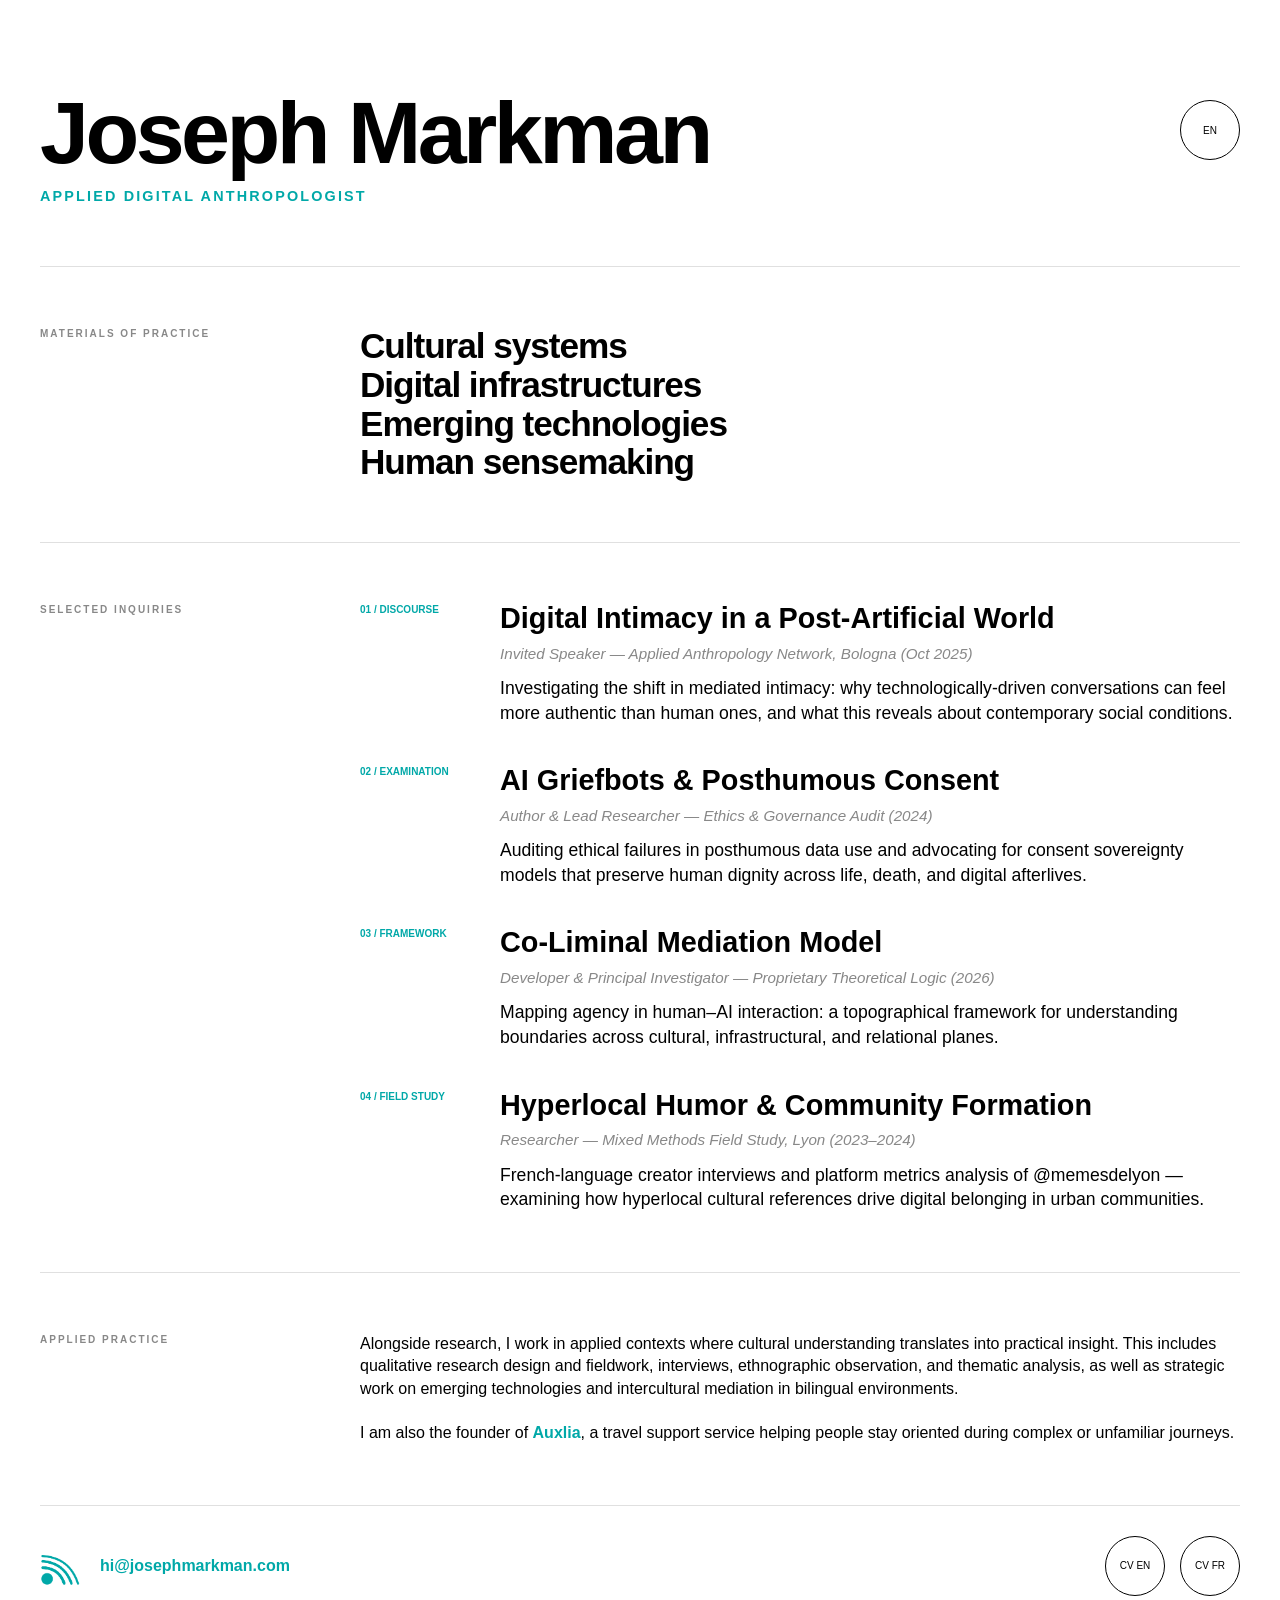
<file: index.html>
<!doctype html>
<html lang="en">
<head>
  <meta charset="utf-8" />
  <meta name="viewport" content="width=device-width, initial-scale=1" />
  <title>Joseph Markman | Applied Digital Anthropologist</title>
  
  <link rel="icon" href="favicon.ico" sizes="any">
  <link rel="manifest" href="site.webmanifest">
  
  <link rel="stylesheet" href="style.css" />
  <script data-goatcounter="https://josephmarkman.goatcounter.com/count" async src="//gc.zgo.at/count.js"></script>
</head>

<body>
  <main class="page">
    
    <header class="presence">
      <div class="header-text">
        <h1 class="name">Joseph Markman</h1>
        <p class="subtitle" data-en="Applied Digital Anthropologist" data-fr="Anthropologue numérique appliqué">Applied Digital Anthropologist</p>
      </div>
      <div class="toggle-wrapper">
        <button class="lang-toggle" type="button" id="langToggle">EN</button>
      </div>
    </header>

    <section class="section">
      <h2 class="section-title" data-en="Materials of practice" data-fr="Matériaux de pratique">Materials of practice</h2>
      <div class="section-content">
        <div class="materials-bold-list">
          <div data-en="Cultural systems" data-fr="Systèmes culturels">
            <span data-full>Cultural systems</span>
            <span data-short data-en-short="Cultural systems" data-fr-short="Systèmes culturels">Cultural systems</span>
          </div>
          <div data-en="Digital infrastructures" data-fr="Infrastructures numériques">
            <span data-full>Digital infrastructures</span>
            <span data-short data-en-short="Digital infrastructures" data-fr-short="Infrastructures num.">Digital infrastructures</span>
          </div>
          <div data-en="Emerging technologies" data-fr="Technologies émergentes">
            <span data-full>Emerging technologies</span>
            <span data-short data-en-short="Emerging tech." data-fr-short="Tech émergentes">Emerging technologies</span>
          </div>
          <div data-en="Human sensemaking" data-fr="Sens humain (Sensemaking)">
            <span data-full>Human sensemaking</span>
            <span data-short data-en-short="Human sensemaking" data-fr-short="Sens humain">Human sensemaking</span>
          </div>
        </div>
      </div>
    </section>

    <section class="section">
      <h2 class="section-title" data-en="Selected inquiries" data-fr="Enquêtes sélectionnées">Selected inquiries</h2>
      <div class="section-content">
        
        <article class="inquiry">
          <div class="inquiry-meta" data-en="01 / Discourse" data-fr="01 / Discours">01 / Discourse</div>
          <div class="inquiry-body">
            <a href="digital-intimacy.html" class="inquiry-link">
              <h3 class="inquiry-title">Digital Intimacy in a Post-Artificial World</h3>
            </a>
            <p class="inquiry-context" 
               data-en="Invited Speaker — Applied Anthropology Network, Bologna (Oct 2025)" 
               data-fr="Conférencier invité — Applied Anthropology Network, Bologne (Oct 2025)">
               Invited Speaker — Applied Anthropology Network, Bologna (Oct 2025)
            </p>
            <p class="inquiry-text">
               <span class="desktop-text" data-en="Investigating the shift in mediated intimacy: why technologically-driven conversations can feel more authentic than human ones, and what this reveals about contemporary social conditions." data-fr="Étude du basculement de l'intimité médiatisée : pourquoi les conversations technologiques peuvent sembler plus authentiques que les échanges humains, et ce que cela révèle de nos conditions sociales.">Investigating the shift in mediated intimacy: why technologically-driven conversations can feel more authentic than human ones, and what this reveals about contemporary social conditions.</span>
               <span class="mobile-text" data-en="Investigating the shift in mediated intimacy." data-fr="Étude du basculement de l'intimité médiatisée.">Investigating the shift in mediated intimacy.</span>
            </p>
          </div>
        </article>

        <article class="inquiry">
          <div class="inquiry-meta" data-en="02 / Examination" data-fr="02 / Examen">02 / Examination</div>
          <div class="inquiry-body">
            <a href="griefbots.html" class="inquiry-link">
              <h3 class="inquiry-title">AI Griefbots & Posthumous Consent</h3>
            </a>
            <p class="inquiry-context" 
               data-en="Author & Lead Researcher — Ethics & Governance Audit (2024)"
               data-fr="Auteur et chercheur principal — Audit d'éthique et de gouvernance (2024)">
               Author & Lead Researcher — Ethics & Governance Audit (2024)
            </p>
            <p class="inquiry-text">
               <span class="desktop-text" data-en="Auditing ethical failures in posthumous data use and advocating for consent sovereignty models that preserve human dignity across life, death, and digital afterlives." data-fr="Audit des failles éthiques dans l'usage des données posthumes et plaidoyer pour des modèles de souveraineté du consentement préservant la dignité humaine à travers la vie et la mort.">Auditing ethical failures in posthumous data use and advocating for consent sovereignty models that preserve human dignity across life, death, and digital afterlives.</span>
               <span class="mobile-text" data-en="Auditing ethical failures in posthumous data use and advocating for consent sovereignty." data-fr="Audit des failles éthiques dans l'usage des données posthumes et plaidoyer pour la souveraineté du consentement.">Auditing ethical failures in posthumous data use and advocating for consent sovereignty.</span>
            </p>
          </div>
        </article>

        <article class="inquiry">
          <div class="inquiry-meta" data-en="03 / Framework" data-fr="03 / Cadre">03 / Framework</div>
          <div class="inquiry-body">
            <a href="framework.html" class="inquiry-link">
              <h3 class="inquiry-title">Co-Liminal Mediation Model</h3>
            </a>
            <p class="inquiry-context"
               data-en="Developer & Principal Investigator — Proprietary Theoretical Logic (2026)"
               data-fr="Développeur et chercheur principal — Logique théorique propriétaire (2026)">
               Developer & Principal Investigator — Proprietary Theoretical Logic (2026)
            </p>
            <p class="inquiry-text">
               <span class="desktop-text" data-en="Mapping agency in human–AI interaction: a topographical framework for understanding boundaries across cultural, infrastructural, and relational planes." data-fr="Cartographie de l'agentivité dans l'interaction humain-IA : un cadre topographique pour comprendre les frontières à travers les plans culturels, infrastructurels et relationnels.">Mapping agency in human–AI interaction: a topographical framework for understanding boundaries across cultural, infrastructural, and relational planes.</span>
               <span class="mobile-text" data-en="Mapping agency in human–AI interaction." data-fr="Cartographie de l'agentivité dans l'interaction humain-IA.">Mapping agency in human–AI interaction.</span>
            </p>
          </div>
        </article>

        <article class="inquiry">
          <div class="inquiry-meta" data-en="04 / Field Study" data-fr="04 / Étude de terrain">04 / Field Study</div>
          <div class="inquiry-body">
            <a href="memesdelyon.html" class="inquiry-link">
              <h3 class="inquiry-title">Hyperlocal Humor & Community Formation</h3>
            </a>
            <p class="inquiry-context"
               data-en="Researcher — Mixed Methods Field Study, Lyon (2023–2024)"
               data-fr="Chercheur — Étude de terrain méthodes mixtes, Lyon (2023–2024)">
               Researcher — Mixed Methods Field Study, Lyon (2023–2024)
            </p>
            <p class="inquiry-text">
               <span class="desktop-text" data-en="French-language creator interviews and platform metrics analysis of @memesdelyon — examining how hyperlocal cultural references drive digital belonging in urban communities." data-fr="Entretiens en français avec le créateur et analyse des métriques de @memesdelyon — étude de la manière dont les références culturelles hyperlocales génèrent l'appartenance numérique dans les communautés urbaines.">French-language creator interviews and platform metrics analysis of @memesdelyon — examining how hyperlocal cultural references drive digital belonging in urban communities.</span>
               <span class="mobile-text" data-en="How hyperlocal humor builds digital community." data-fr="Comment l'humour hyperlocal crée une communauté numérique.">How hyperlocal humor builds digital community.</span>
            </p>
          </div>
        </article>
      </div>
    </section>

 <section class="section">
  <h2 class="section-title" data-en="Applied practice" data-fr="Pratique appliquée">Applied practice</h2>
  <div class="section-content">
    <div id="applied-text">
      <p class="paragraph">
        <span data-en="Alongside research, I work in applied contexts where cultural understanding translates into practical insight." 
              data-fr="Parallèlement à la recherche, je travaille dans des contextes appliqués où l'analyse culturelle se traduit en insights concrets.">
              Alongside research, I work in applied contexts where cultural understanding translates into practical insight.
        </span>
        <span class="mobile-only-break-element"></span>
        <span data-en="This includes qualitative research design and fieldwork, interviews, ethnographic observation, and thematic analysis, as well as strategic work on emerging technologies and intercultural mediation in bilingual environments."
              data-fr="Cela inclut la conception et la conduite de recherches qualitatives, entretiens, observation ethnographique et analyse thématique, ainsi que le conseil stratégique sur les technologies émergentes et la médiation interculturelle en milieux bilingues.">
              This includes qualitative research design and fieldwork, interviews, ethnographic observation, and thematic analysis, as well as strategic work on emerging technologies and intercultural mediation in bilingual environments.
        </span>
      </p>
      <div class="applied-break"></div>
      <p class="paragraph">
        <span data-en="I am also the founder of" data-fr="Je suis également le fondateur de ">I am also the founder of</span> 
        <a href="https://auxlia.com" class="auxlia-link" target="_blank">Auxlia</a><span data-en=", a travel support service helping people stay oriented during complex or unfamiliar journeys." data-fr=", un service d'accompagnement au voyage pour aider les personnes à rester orientées lors de trajets complexes ou inhabituels.">, a travel support service helping people stay oriented during complex or unfamiliar journeys.</span>
      </p>
    </div>
  </div>
</section>

    <footer class="footer">
      <div class="footer-grid">
        <div class="left-footer">
          <div class="logo-wrap">
            <img class="logo-seal logo-light" src="logo.png" alt="Joseph Markman Logo" />
            <img class="logo-seal logo-dark" src="dark-logo.png" alt="Joseph Markman Logo" />
          </div>
          <a class="email-link" href="mailto:hi@josephmarkman.com">hi@josephmarkman.com</a>
        </div>
        
        <div class="cv-container">
          <a href="JOSEPH MARKMAN CV EN.pdf" class="cv-button"><span>CV EN</span></a>
          <a href="JOSEPH MARKMAN CV FR.pdf" class="cv-button"><span>CV FR</span></a>
        </div>
      </div>
    </footer>
  </main>

  <script>
    const btn = document.getElementById('langToggle');
    const translatable = document.querySelectorAll('[data-en]');
    const materialsList = document.querySelectorAll('.materials-bold-list > div');

    function updateTextContent(isEn) {
      translatable.forEach(el => {
        if (!el.closest('.materials-bold-list') && !el.classList.contains('mobile-only-break-element')) {
          el.textContent = isEn ? el.getAttribute('data-en') : el.getAttribute('data-fr');
        }
      });

      materialsList.forEach(item => {
        const fullTextEn = item.getAttribute('data-en');
        const fullTextFr = item.getAttribute('data-fr');
        const shortSpan = item.querySelector('[data-short]');
        const shortTextEn = shortSpan.getAttribute('data-en-short');
        const shortTextFr = shortSpan.getAttribute('data-fr-short');

        item.querySelector('[data-full]').textContent = isEn ? fullTextEn : fullTextFr;
        shortSpan.textContent = isEn ? shortTextEn : shortTextFr;
      });
    }

    updateTextContent(true); 

    btn.addEventListener('click', () => {
      const isEn = btn.textContent.trim() === 'EN';
      btn.textContent = isEn ? 'FR' : 'EN';
      updateTextContent(!isEn);
    });
  </script>
</body>
</html>
</file>
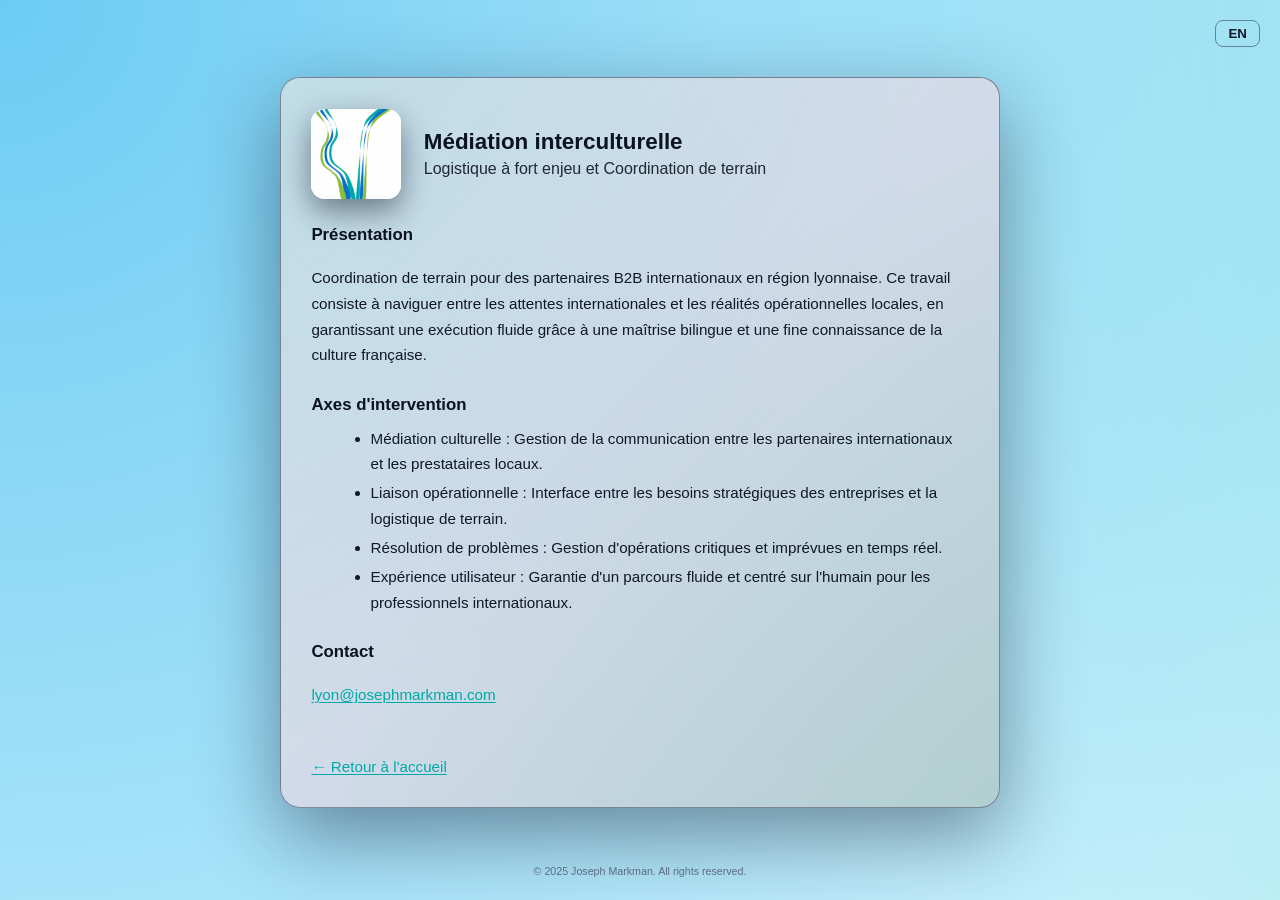
<file: auxiliaire.html>
<!DOCTYPE html>
<html lang="fr">
<head>
  <meta charset="UTF-8">
  <title>Joseph Markman — Médiation Interculturelle</title>
  <meta name="viewport" content="width=device-width, initial-scale=1.0">
  <script data-goatcounter="https://josephmarkman.goatcounter.com/count" async src="//gc.zgo.at/count.js"></script>

  <style>
    :root {
      --teal: #00a8a8;
      --blue: #0ea5e9;
      --green: #22c55e;
      --ink: #0f172a;
      --card-bg-top: #dde6f1;
      --card-bg-bottom: #c5d0e0;
      --border-soft: rgba(15, 23, 42, 0.45);
      --shadow-soft: 0 28px 80px rgba(15, 23, 42, 0.45);
      --radius-lg: 20px;
      --transition-med: 240ms cubic-bezier(0.19, 1, 0.22, 1);
    }

    * { box-sizing: border-box; }

    body {
      margin: 0;
      font-family: "Helvetica Neue", Helvetica, Arial, system-ui, -apple-system, sans-serif;
      -webkit-font-smoothing: antialiased;
      min-height: 100vh;
      display: flex;
      justify-content: center;
      align-items: stretch;
      background:
        radial-gradient(circle at 0% 0%, rgba(14, 165, 233, 0.55) 0, transparent 55%),
        radial-gradient(circle at 100% 100%, rgba(34, 197, 94, 0.55) 0, transparent 55%),
        radial-gradient(circle at 100% 0%, rgba(6, 182, 184, 0.55) 0, transparent 60%),
        #e0faff;
      background-size: 210% 210%;
      animation: bgDrift 18s ease-in-out infinite alternate;
    }

    @keyframes bgDrift {
      0% { background-position: 0% 0%; }
      100% { background-position: 100% 100%; }
    }

    /* ===== LANG TOGGLE ===== */
    .lang-container {
      position: absolute; 
      top: 20px; 
      right: 20px; 
      z-index: 100;
    }

    #lang-toggle {
      background: none; 
      border: 1px solid var(--border-soft); 
      border-radius: 8px; 
      padding: 5px 12px; 
      cursor: pointer; 
      font-weight: 600; 
      font-family: inherit; 
      color: var(--ink);
      transition: all 0.2s ease;
    }

    .page-shell {
      width: 100%;
      max-width: 900px;
      min-height: 100vh;
      padding: 2.2rem 1.2rem 1.4rem;
      display: flex;
      flex-direction: column;
    }

    main {
      flex: 1;
      display: flex;
      justify-content: center;
      align-items: center;
    }

    .simple-card {
      width: 100%;
      max-width: 720px;
      background: linear-gradient(135deg, var(--card-bg-top), var(--card-bg-bottom));
      border-radius: var(--radius-lg);
      box-shadow: var(--shadow-soft);
      padding: 1.9em 1.9em 1.7em;
      border: 1px solid var(--border-soft);
      position: relative;
      overflow: hidden;
      isolation: isolate;
    }

    .simple-card::before {
      content: "";
      position: absolute;
      inset: -35%;
      background:
        radial-gradient(circle at 0 0, rgba(0, 168, 168, 0.3) 0, transparent 55%),
        radial-gradient(circle at 100% 100%, rgba(34, 197, 94, 0.28) 0, transparent 55%);
      opacity: 0.7;
      z-index: -1;
      pointer-events: none;
    }

    .simple-header { display: flex; align-items: center; gap: 1.4rem; margin-bottom: 1.4rem; }
    .logo-box { width: 90px; height: 90px; border-radius: 14px; overflow: hidden; display: flex; align-items: center; justify-content: center; box-shadow: 0 12px 30px rgba(15, 23, 42, 0.5); flex-shrink: 0; background: #fff; }
    .logo-box img { width: 100%; height: auto; display: block; object-fit: contain; }

    .simple-title-block h1 { margin: 0; font-size: 1.4rem; font-weight: 600; color: #0b1220; }
    .simple-title-block h2 { margin: 0.3rem 0 0; font-size: 1rem; color: #1f2933; font-weight: 400; }

    .simple-content { font-size: 0.95rem; line-height: 1.7; color: #111827; }
    .simple-content h3 { margin-top: 1.4rem; margin-bottom: 0.4rem; font-size: 1.05rem; color: #0b1220; }
    .simple-content ul { margin: 0.4rem 0 0.8rem 1.2rem; }
    .simple-content li { margin: 0.2rem 0; }
    .simple-content a { color: var(--teal); text-decoration: underline; text-underline-offset: 0.16em; }
    .back-link { margin-top: 2em; display: inline-block; color: var(--teal); text-decoration: underline; text-underline-offset: 0.16em; }

    footer { margin-top: 0.8rem; text-align: center; font-size: 0.8rem; color: #64748b; }

    /* ===== MOBILE / OVERLAP FIX ===== */
    @media (max-width: 640px) {
      .lang-container {
        top: 10px;
        right: 10px;
      }
      #lang-toggle {
        padding: 4px 10px;
        font-size: 0.75rem;
        background: rgba(227, 249, 255, 0.7); 
        backdrop-filter: blur(8px);
        -webkit-backdrop-filter: blur(8px);
        border: 1px solid rgba(15, 23, 42, 0.2);
      }
      .page-shell { padding: 3.5rem 0.9rem 1.4rem; }
      .simple-card { padding: 1.6em 1.4em 1.4em; }
      .logo-box { width: 70px; height: 70px; }
      .simple-title-block h1 { font-size: 1.2rem; }
    }
  </style>
</head>
<body>
  <div class="lang-container">
    <button id="lang-toggle">EN</button>
  </div>

  <div class="page-shell">
    <main>
      <article class="simple-card">
        <header class="simple-header">
          <div class="logo-box">
            <img src="auxiliaire-logo.png" alt="Logo Mediation">
          </div>
          <div class="simple-title-block">
            <h1 class="lang" data-en="Intercultural mediation" data-fr="Médiation interculturelle">Médiation interculturelle</h1>
            <h2 class="lang" 
                data-en="High-stakes logistics & Field coordination" 
                data-fr="Logistique à fort enjeu et Coordination de terrain">
                Logistique à fort enjeu et Coordination de terrain
            </h2>
          </div>
        </header>

        <section class="simple-content">
          <h3 class="lang" data-en="Overview" data-fr="Présentation">Présentation</h3>
          <p class="lang" 
             data-en="Field coordination for international B2B partners in the Lyon region. This work focuses on navigating the friction points between international expectations and local operational realities, ensuring seamless delivery through native English fluency and deep French cultural literacy." 
             data-fr="Coordination de terrain pour des partenaires B2B internationaux en région lyonnaise. Ce travail consiste à naviguer entre les attentes internationales et les réalités opérationnelles locales, en garantissant une exécution fluide grâce à une maîtrise bilingue et une fine connaissance de la culture française.">
             Coordination de terrain pour des partenaires B2B internationaux en région lyonnaise.
          </p>

          <h3 class="lang" data-en="Core responsibilities" data-fr="Axes d'intervention">Axes d'intervention</h3>
          <ul>
            <li class="lang" data-en="Cultural brokerage: Managing communication between international stakeholders and local service providers." data-fr="Médiation culturelle : Gestion de la communication entre les partenaires internationaux et les prestataires locaux.">Médiation culturelle</li>
            <li class="lang" data-en="Operational liaison: Acting as a bridge between corporate business needs and ground-level logistics." data-fr="Liaison opérationnelle : Interface entre les besoins stratégiques des entreprises et la logistique de terrain.">Liaison opérationnelle</li>
            <li class="lang" data-en="Real-time problem solving: Managing time-sensitive operations in complex environments." data-fr="Résolution de problèmes : Gestion d'opérations critiques et imprévues en temps réel.">Résolution de problèmes</li>
            <li class="lang" data-en="User Experience: Ensuring a smooth, human-centered journey for international professionals." data-fr="Expérience utilisateur : Garantie d'un parcours fluide et centré sur l'humain pour les professionnels internationaux.">Expérience utilisateur</li>
          </ul>

          <h3 class="lang" data-en="Contact" data-fr="Contact">Contact</h3>
          <p><a href="mailto:lyon@josephmarkman.com">lyon@josephmarkman.com</a></p>
          
          <a href="index.html" class="back-link lang" data-en="← Back to homepage" data-fr="← Retour à l'accueil">← Retour à l'accueil</a>
        </section>
      </article>
    </main>

    <footer>
      <small>&copy; 2025 Joseph Markman. All rights reserved.</small>
    </footer>
  </div>

  <script>
    const toggleBtn = document.getElementById('lang-toggle');
    const langElements = document.querySelectorAll('.lang');
    let currentLang = localStorage.getItem('preferredLang') || 'fr';

    const applyLang = (lang) => {
      toggleBtn.innerText = lang === 'en' ? 'FR' : 'EN';
      langElements.forEach(el => {
        const newText = el.getAttribute(`data-${lang}`);
        if (newText) el.innerText = newText;
      });
      document.documentElement.lang = lang;
    };

    applyLang(currentLang);
    toggleBtn.addEventListener('click', () => {
      currentLang = currentLang === 'en' ? 'fr' : 'en';
      localStorage.setItem('preferredLang', currentLang);
      applyLang(currentLang);
    });
  </script>
</body>
</html>
</file>
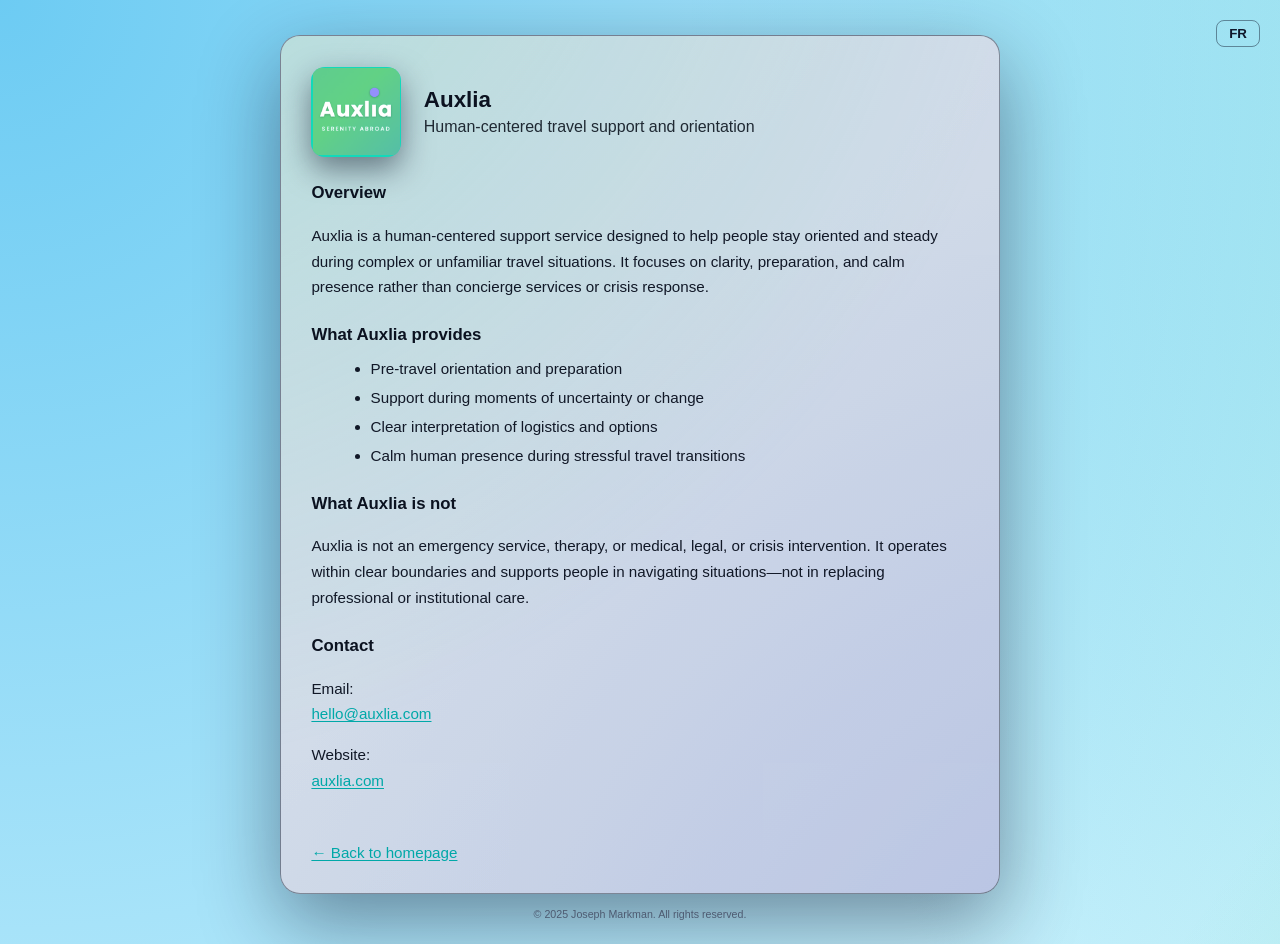
<file: auxlia.html>
<!DOCTYPE html>
<html lang="en">
<head>
  <meta charset="UTF-8">
  <title>Auxlia - Serenity Abroad</title>
  <meta name="viewport" content="width=device-width, initial-scale=1.0">
  <script data-goatcounter="https://josephmarkman.goatcounter.com/count" async src="//gc.zgo.at/count.js"></script>

  <style>
    :root {
      --teal: #00a8a8;
      --blue: #0ea5e9;
      --green: #22c55e;
      --ink: #0f172a;
      --card-bg-top: #dde6f1;
      --card-bg-bottom: #c5d0e0;
      --border-soft: rgba(15, 23, 42, 0.45);
      --shadow-soft: 0 28px 80px rgba(15, 23, 42, 0.45);
      --radius-lg: 20px;
      --transition-med: 240ms cubic-bezier(0.19, 1, 0.22, 1);
    }

    * { box-sizing: border-box; }

    body {
      margin: 0;
      font-family: "Helvetica Neue", Helvetica, Arial, system-ui, -apple-system, sans-serif;
      -webkit-font-smoothing: antialiased;
      min-height: 100vh;
      display: flex;
      justify-content: center;
      align-items: stretch;
      background:
        radial-gradient(circle at 0% 0%, rgba(14, 165, 233, 0.55) 0, transparent 55%),
        radial-gradient(circle at 100% 100%, rgba(34, 197, 94, 0.55) 0, transparent 55%),
        radial-gradient(circle at 100% 0%, rgba(6, 182, 184, 0.55) 0, transparent 60%),
        #e0faff;
      background-size: 210% 210%;
      animation: bgDrift 18s ease-in-out infinite alternate;
    }

    @keyframes bgDrift {
      0% { background-position: 0% 0%; }
      100% { background-position: 100% 100%; }
    }

    /* ===== LANG TOGGLE ===== */
    .lang-container {
      position: absolute; 
      top: 20px; 
      right: 20px; 
      z-index: 100;
    }

    #lang-toggle {
      background: none; 
      border: 1px solid var(--border-soft); 
      border-radius: 8px; 
      padding: 5px 12px; 
      cursor: pointer; 
      font-weight: 600; 
      font-family: inherit; 
      color: var(--ink);
      transition: all 0.2s ease;
    }

    .page-shell {
      width: 100%;
      max-width: 900px;
      min-height: 100vh;
      padding: 2.2rem 1.2rem 1.4rem;
      display: flex;
      flex-direction: column;
    }

    main {
      flex: 1;
      display: flex;
      justify-content: center;
      align-items: center;
    }

    .simple-card {
      width: 100%;
      max-width: 720px;
      background: linear-gradient(135deg, var(--card-bg-top), var(--card-bg-bottom));
      border-radius: var(--radius-lg);
      box-shadow: var(--shadow-soft);
      padding: 1.9em 1.9em 1.7em;
      border: 1px solid var(--border-soft);
      position: relative;
      overflow: hidden;
      isolation: isolate;
    }

    .simple-card::before {
      content: "";
      position: absolute;
      inset: -35%;
      background:
        radial-gradient(circle at 0 0, rgba(16,185,129,0.40) 0, transparent 55%),
        radial-gradient(circle at 100% 100%, rgba(129,140,248,0.35) 0, transparent 55%);
      opacity: 0.7;
      z-index: -1;
      pointer-events: none;
    }

    .simple-header { display: flex; align-items: center; gap: 1.4rem; margin-bottom: 1.4rem; }
    .logo-box { width: 90px; height: 90px; border-radius: 14px; overflow: hidden; display: flex; align-items: center; justify-content: center; box-shadow: 0 12px 30px rgba(15, 23, 42, 0.5); flex-shrink: 0; background: #12d9ba; }
    .logo-box img { width: 96%; height: auto; display: block; object-fit: contain; }

    .simple-title-block h1 { margin: 0; font-size: 1.4rem; font-weight: 600; color: #0b1220; }
    .simple-title-block h2 { margin: 0.3rem 0 0; font-size: 1rem; color: #1f2933; font-weight: 400; }

    .simple-content { font-size: 0.95rem; line-height: 1.7; color: #111827; }
    .simple-content h3 { margin-top: 1.3rem; margin-bottom: 0.4rem; font-size: 1.05rem; color: #0b1220; }
    .simple-content ul { margin: 0.4rem 0 0.8rem 1.2rem; }
    .simple-content li { margin: 0.2rem 0; }
    .simple-content a { color: var(--teal); text-decoration: underline; text-underline-offset: 0.16em; }
    .back-link { margin-top: 2em; display: inline-block; color: var(--teal); text-decoration: underline; text-underline-offset: 0.16em; }

    footer { margin-top: 0.8rem; text-align: center; font-size: 0.8rem; color: #64748b; }

    /* ===== MOBILE / OVERLAP FIX ===== */
    @media (max-width: 640px) {
      .lang-container {
        top: 10px;
        right: 10px;
      }
      #lang-toggle {
        padding: 4px 10px;
        font-size: 0.75rem;
        background: rgba(227, 249, 255, 0.7); 
        backdrop-filter: blur(8px);
        -webkit-backdrop-filter: blur(8px);
        border: 1px solid rgba(15, 23, 42, 0.2);
      }
      .page-shell { padding: 3.5rem 0.9rem 1.4rem; }
      .simple-card { padding: 1.6em 1.4em 1.4em; }
      .logo-box { width: 70px; height: 70px; }
      .simple-title-block h1 { font-size: 1.2rem; }
    }
  </style>
</head>
<body>
  <div class="lang-container">
    <button id="lang-toggle">FR</button>
  </div>

  <div class="page-shell">
    <main>
      <article class="simple-card">
        <header class="simple-header">
          <div class="logo-box">
            <img src="auxlia-logo.png" alt="Auxlia Logo">
          </div>
          <div class="simple-title-block">
            <h1>Auxlia</h1>
            <h2 class="lang" 
                data-en="Human-centered travel support and orientation" 
                data-fr="Support au voyage et orientation centrés sur l'humain">
                Human-centered travel support and orientation
            </h2>
          </div>
        </header>

        <section class="simple-content">
          <h3 class="lang" data-en="Overview" data-fr="Présentation">Overview</h3>
          <p class="lang" 
             data-en="Auxlia is a human-centered support service designed to help people stay oriented and steady during complex or unfamiliar travel situations. It focuses on clarity, preparation, and calm presence rather than concierge services or crisis response." 
             data-fr="Auxlia est un service de soutien centré sur l'humain, conçu pour aider les personnes à garder leurs repères lors de voyages complexes ou inconnus. Il privilégie la clarté, la préparation et une présence calme plutôt que les services de conciergerie ou la réponse de crise.">
             Auxlia is a human-centered support service designed to help people stay oriented and steady during complex or unfamiliar travel situations. It focuses on clarity, preparation, and calm presence rather than concierge services or crisis response.
          </p>

          <h3 class="lang" data-en="What Auxlia provides" data-fr="Ce qu'Auxlia propose">What Auxlia provides</h3>
          <ul>
            <li class="lang" data-en="Pre-travel orientation and preparation" data-fr="Orientation et préparation avant le voyage">Pre-travel orientation and preparation</li>
            <li class="lang" data-en="Support during moments of uncertainty or change" data-fr="Soutien lors de moments d'incertitude ou de changement">Support during moments of uncertainty or change</li>
            <li class="lang" data-en="Clear interpretation of logistics and options" data-fr="Interprétation claire de la logistique et des options">Clear interpretation of logistics and options</li>
            <li class="lang" data-en="Calm human presence during stressful travel transitions" data-fr="Présence humaine calme lors de transitions de voyage stressantes">Calm human presence during stressful travel transitions</li>
          </ul>

          <h3 class="lang" data-en="What Auxlia is not" data-fr="Ce qu'Auxlia n'est pas">What Auxlia is not</h3>
          <p class="lang" 
             data-en="Auxlia is not an emergency service, therapy, or medical, legal, or crisis intervention. It operates within clear boundaries and supports people in navigating situations—not in replacing professional or institutional care." 
             data-fr="Auxlia n'est pas un service d'urgence, une thérapie, ni une intervention médicale, juridique ou de crise. Il opère dans des limites claires et aide les personnes à naviguer dans des situations, sans remplacer les soins professionnels ou institutionnels.">
             Auxlia is not an emergency service, therapy, or medical, legal, or crisis intervention. It operates within clear boundaries and supports people in navigating situations—not in replacing professional or institutional care.
          </p>

          <h3 class="lang" data-en="Contact" data-fr="Contact">Contact</h3>
          <p>
            <span class="lang" data-en="Email:" data-fr="E-mail :">Email:</span><br>
            <a href="mailto:hello@auxlia.com">hello@auxlia.com</a>
          </p>
          <p>
            <span class="lang" data-en="Website:" data-fr="Site web :">Website:</span><br>
            <a href="https://auxlia.com" target="_blank">auxlia.com</a>
          </p>

          <a href="index.html" class="back-link lang" data-en="← Back to homepage" data-fr="← Retour à l'accueil">← Back to homepage</a>
        </section>
      </article>
    </main>

    <footer>
      <small>&copy; 2025 Joseph Markman. All rights reserved.</small>
    </footer>
  </div>

  <script>
    const toggleBtn = document.getElementById('lang-toggle');
    const langElements = document.querySelectorAll('.lang');
    
    let currentLang = localStorage.getItem('preferredLang') || 'en';

    const applyLang = (lang) => {
      toggleBtn.innerText = lang === 'en' ? 'FR' : 'EN';
      langElements.forEach(el => {
        const newText = el.getAttribute(`data-${lang}`);
        if (newText) el.innerText = newText;
      });
      document.documentElement.lang = lang;
    };

    applyLang(currentLang);

    toggleBtn.addEventListener('click', () => {
      currentLang = currentLang === 'en' ? 'fr' : 'en';
      localStorage.setItem('preferredLang', currentLang);
      applyLang(currentLang);
    });
  </script>
</body>
</html>
</file>
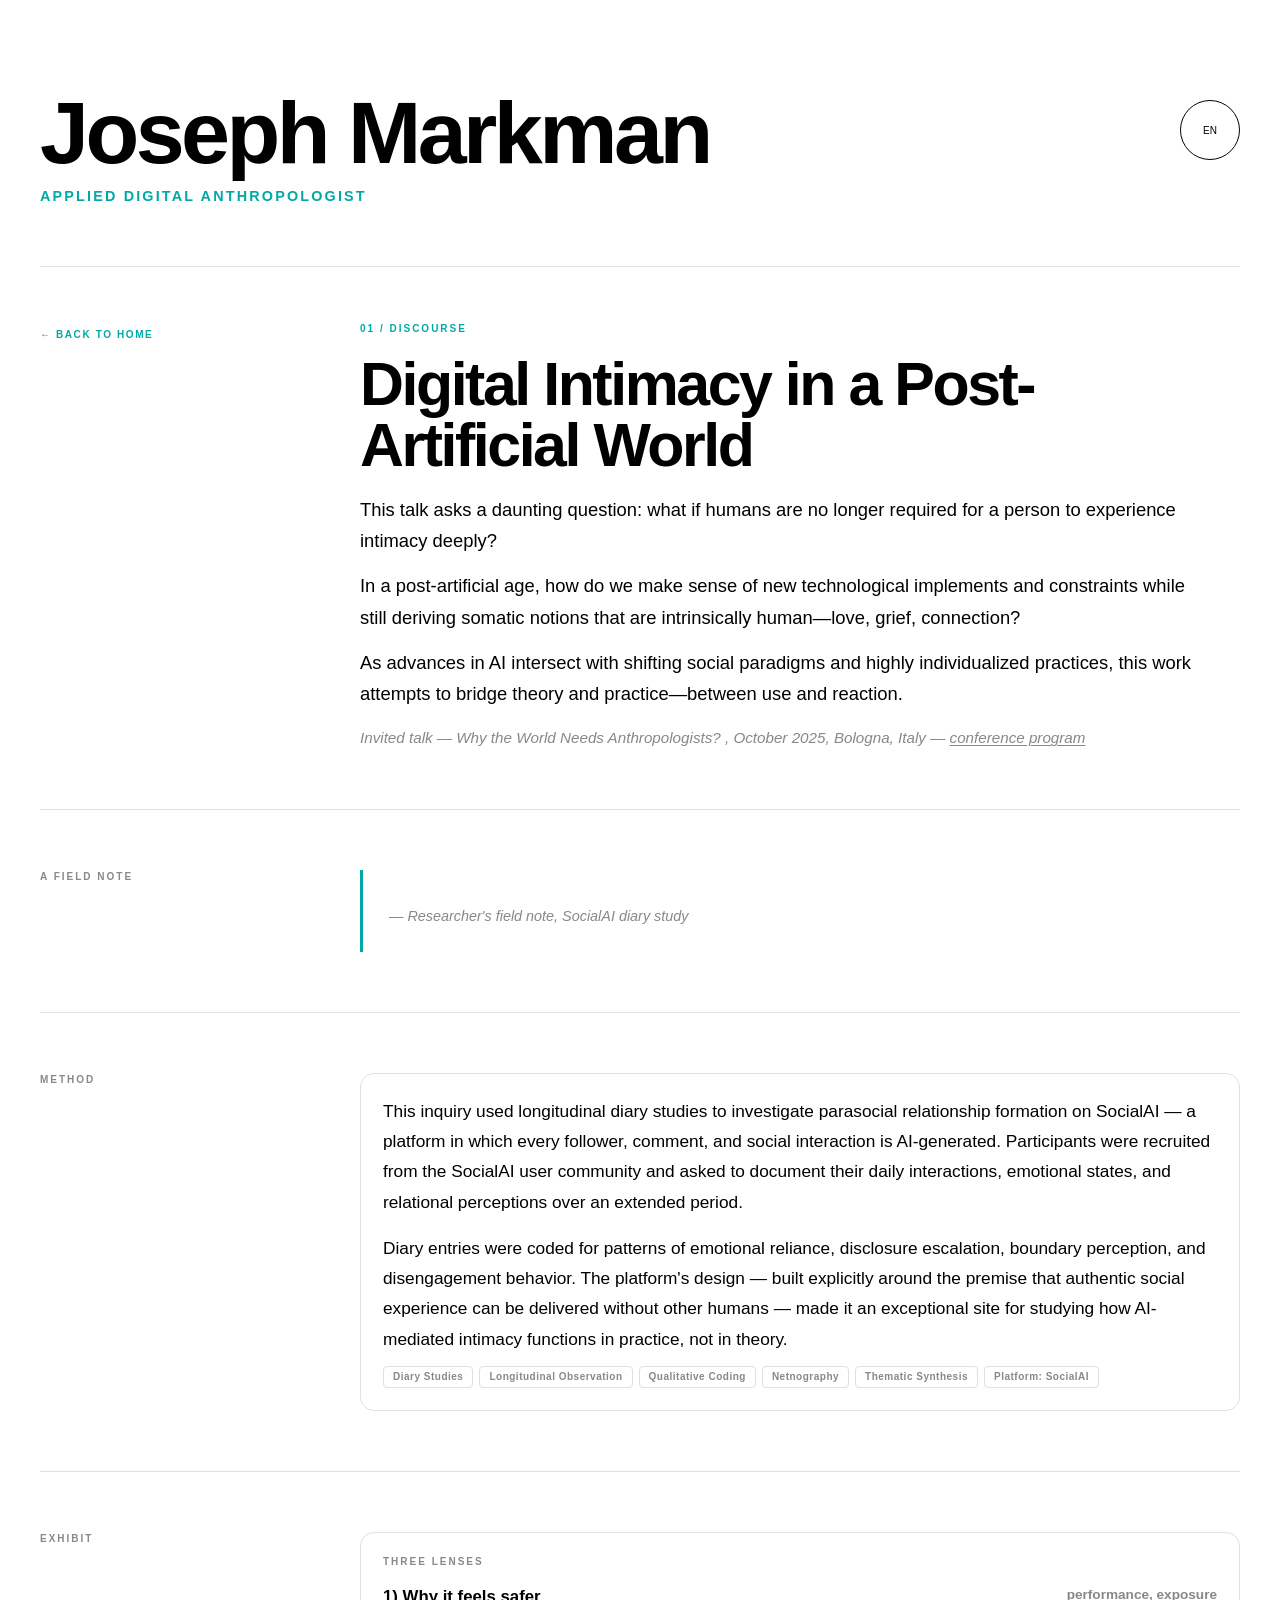
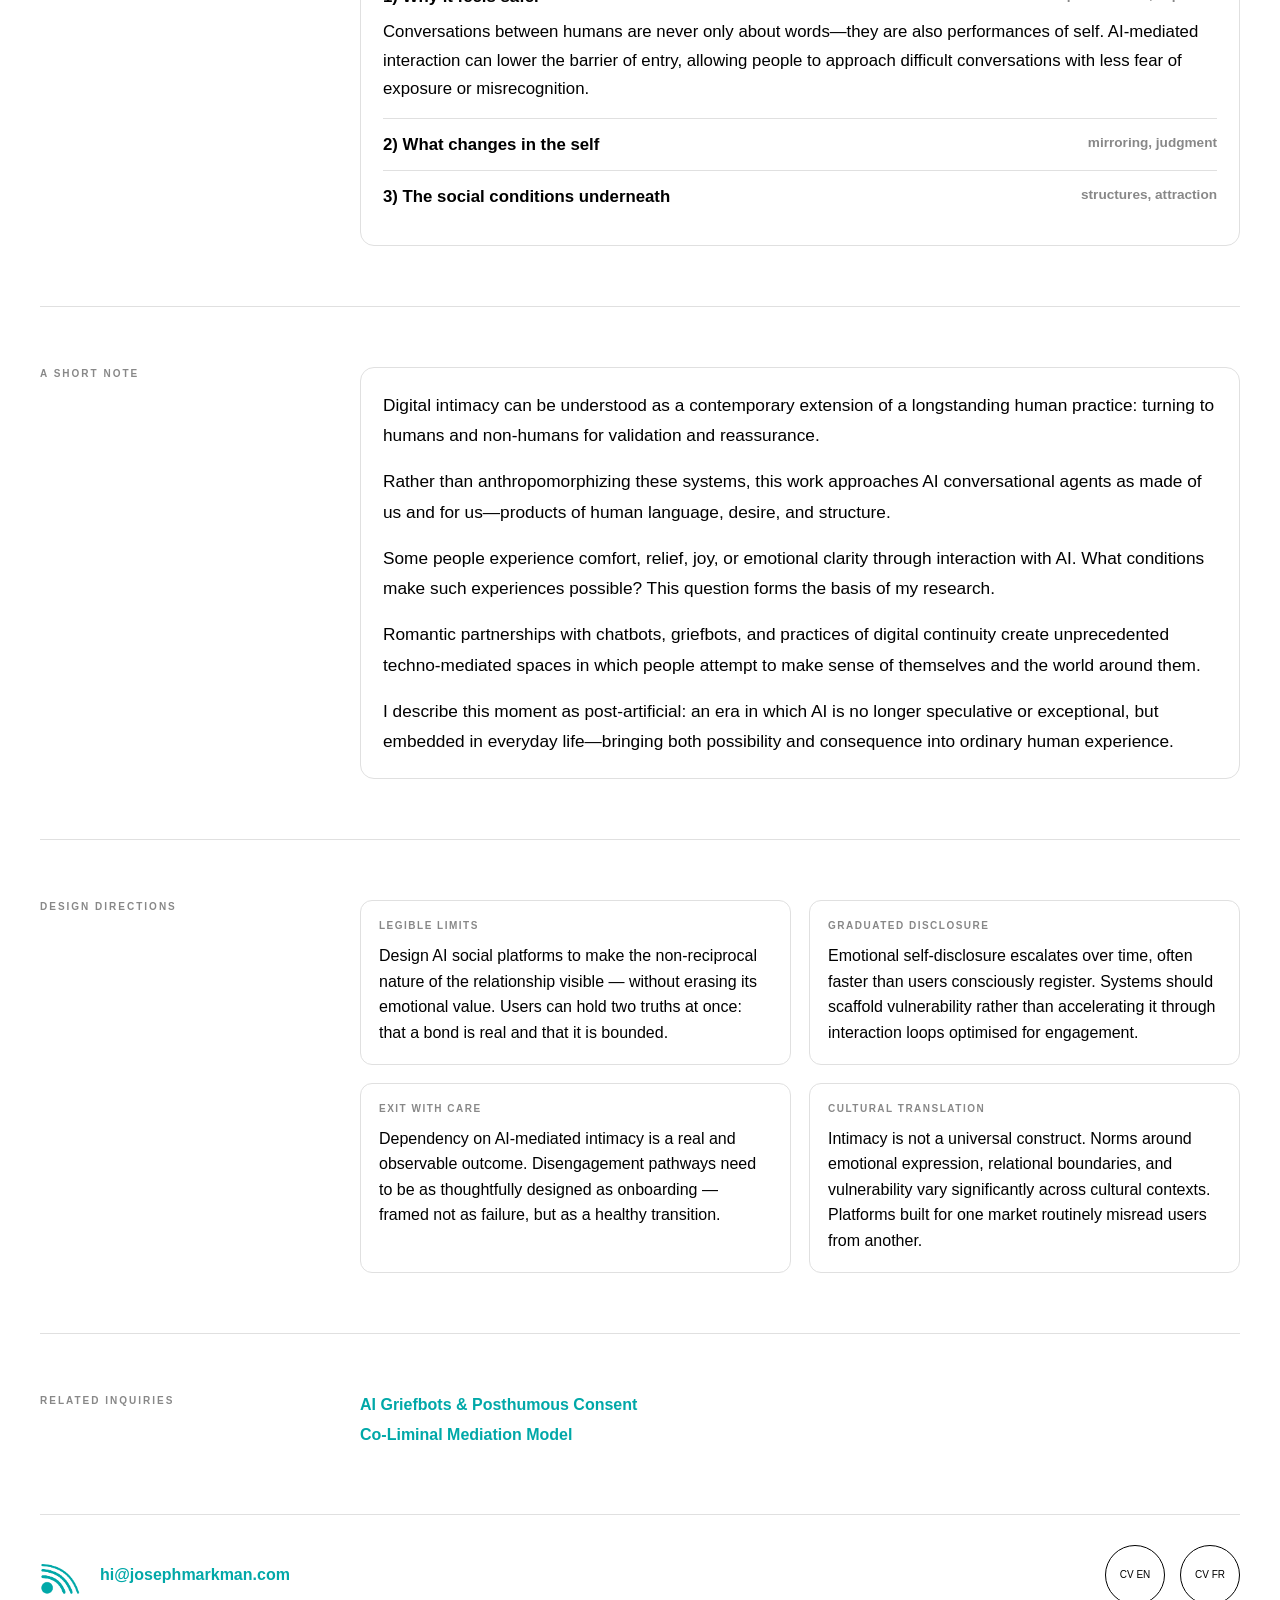
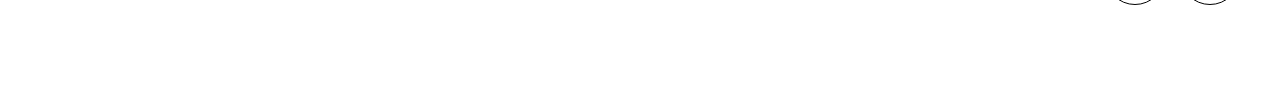
<file: digital-intimacy.html>
<!doctype html>
<html lang="en">
<head>
  <meta charset="utf-8" />
  <meta name="viewport" content="width=device-width, initial-scale=1" />
  <title>Digital Intimacy in a Post-Artificial World | Joseph Markman</title>

  <link rel="icon" href="favicon.ico" sizes="any">
  <link rel="manifest" href="site.webmanifest">
  <link rel="stylesheet" href="style.css" />
  <script data-goatcounter="https://josephmarkman.goatcounter.com/count" async src="//gc.zgo.at/count.js"></script>

  <style>
    .inquiry-page-intro { padding-top: 10px; }
    .back-row { margin-top: -10px; }
    .back-link {
      font-size: 10px;
      text-transform: uppercase;
      letter-spacing: 0.16em;
      font-weight: 700;
      color: var(--brand-teal);
    }

    .inquiry-hero { max-width: 900px; }
    .inquiry-kicker {
      font-size: 10px;
      text-transform: uppercase;
      letter-spacing: 0.2em;
      color: var(--brand-teal); /* <-- changed from var(--text-muted) */
      margin-bottom: 18px;
      font-weight: 700;
    }
    .inquiry-title-big {
      font-size: clamp(2.1rem, 5.5vw, 3.8rem);
      font-weight: 700;
      letter-spacing: -0.04em;
      line-height: 1.0;
      margin-bottom: 18px;
    }
    .inquiry-lede {
      font-size: 1.15rem;
      line-height: 1.7;
      max-width: 850px;
      margin-bottom: 14px;
    }
    .inquiry-meta-line {
      font-size: 0.95rem;
      color: var(--text-muted);
      font-style: italic;
      margin-top: 18px;
    }

    .card {
      border: 1px solid var(--line);
      border-radius: 14px;
      padding: 22px;
      background: var(--bg-color);
      max-width: 950px;
    }
    .card-title {
      font-size: 10px;
      text-transform: uppercase;
      letter-spacing: 0.2em;
      color: var(--text-muted);
      margin-bottom: 16px;
      font-weight: 700;
    }

    details { border-top: 1px solid var(--line); padding: 14px 0; }
    details:first-of-type { border-top: none; padding-top: 0; }
    summary {
      cursor: pointer;
      list-style: none;
      font-weight: 700;
      font-size: 1.05rem;
      display: flex;
      justify-content: space-between;
      gap: 18px;
    }
    summary::-webkit-details-marker { display: none; }
    .summary-hint { font-size: 0.85rem; color: var(--text-muted); font-weight: 600; }
    .details-body { margin-top: 10px; font-size: 1.05rem; line-height: 1.7; }

    .note-block {
      border: 1px solid var(--line);
      border-radius: 14px;
      padding: 22px;
      max-width: 950px;
    }
    .note-body p {
      font-size: 1.08rem;
      line-height: 1.75;
      margin-bottom: 16px;
    }
    .note-body p:last-child { margin-bottom: 0; }

    .related-links a {
      color: var(--brand-teal);
      font-weight: 700;
      display: block;
      margin-bottom: 8px;
    }

    .conf-link {
      color: inherit;
      text-decoration: underline;
      text-underline-offset: 2px;
    }

    .section.inquiry-page-intro {
      padding-top: 55px;
    }
    .section.inquiry-page-intro .back-row {
      margin-top: 0;
    }

    /* Method chips */
    .method-chips{display:flex;flex-wrap:wrap;gap:6px;margin-top:12px}
    .method-chip{
      font-size:10px;border:1px solid var(--line);border-radius:4px;
      padding:3px 9px;color:var(--text-muted);font-weight:600;letter-spacing:0.05em;
    }

    /* Design direction mini-cards */
    .subgrid{display:grid;grid-template-columns:1fr;gap:14px;max-width:950px}
    @media (min-width:768px){.subgrid{grid-template-columns:repeat(2,1fr);gap:18px}}
    .mini-card{border:1px solid var(--line);border-radius:12px;padding:18px;background:var(--bg-color)}
    .mini-title{font-size:10px;text-transform:uppercase;letter-spacing:0.15em;color:var(--text-muted);margin-bottom:10px;font-weight:700}
    .mini-text{font-size:1rem;line-height:1.6}

    /* Field note */
    .quote-highlight{border-left:3px solid var(--brand-teal);padding:26px 0 26px 26px;max-width:820px}
    .quote-text{font-size:1.35rem;font-weight:600;line-height:1.4;letter-spacing:-0.02em;margin-bottom:10px}
    .quote-source{font-size:0.9rem;color:var(--text-muted);font-style:italic}
  </style>
</head>

<body>
  <main class="page">

    <header class="presence">
      <div class="header-text">
        <h1 class="name">Joseph Markman</h1>
        <p class="subtitle"
           data-en="Applied Digital Anthropologist"
           data-fr="Anthropologue numérique appliqué">
          Applied Digital Anthropologist
        </p>
      </div>
      <div class="toggle-wrapper">
        <button class="lang-toggle" type="button" id="langToggle">EN</button>
      </div>
    </header>

    <section class="section inquiry-page-intro">
      <div class="back-row">
        <a class="back-link" href="index.html"
           data-en="← Back to home"
           data-fr="← Retour à l’accueil">← Back to home</a>
      </div>

      <div class="section-content inquiry-hero">
        <div class="inquiry-kicker"
             data-en="01 / Discourse"
             data-fr="01 / Discours">01 / Discourse</div>

        <h2 class="inquiry-title-big"
            data-en="Digital Intimacy in a Post-Artificial World"
            data-fr="Intimité numérique dans un monde post-artificiel">
          Digital Intimacy in a Post-Artificial World
        </h2>

        <p class="inquiry-lede"
           data-en="This talk asks a daunting question: what if humans are no longer required for a person to experience intimacy deeply?"
           data-fr="Cette intervention pose une question dérangeante : et si la présence humaine n’était plus nécessaire pour qu’une personne fasse l’expérience d’une intimité profonde ?">
          This talk asks a daunting question: what if humans are no longer required for a person to experience intimacy deeply?
        </p>

        <p class="inquiry-lede"
           data-en="In a post-artificial age, how do we make sense of new technological implements and constraints while still deriving somatic notions that are intrinsically human—love, grief, connection?"
           data-fr="À l’ère du post-artificiel, comment donner sens aux nouveaux dispositifs et contraintes technologiques tout en continuant à éprouver des notions somatiques intrinsèquement humaines — l’amour, le deuil, la connexion ?">
          In a post-artificial age, how do we make sense of new technological implements and constraints while still deriving somatic notions that are intrinsically human—love, grief, connection?
        </p>

        <p class="inquiry-lede"
           data-en="As advances in AI intersect with shifting social paradigms and highly individualized practices, this work attempts to bridge theory and practice—between use and reaction."
           data-fr="À mesure que les avancées en IA rencontrent des paradigmes sociaux en mutation et des pratiques de plus en plus individualisées, ce travail cherche à faire le lien entre théorie et pratique — entre usage et réaction.">
          As advances in AI intersect with shifting social paradigms and highly individualized practices, this work attempts to bridge theory and practice—between use and reaction.
        </p>

        <p class="inquiry-meta-line">
          <span data-en="Invited talk — " data-fr="Conférence invitée — ">Invited talk — </span>
          <em>Why the World Needs Anthropologists?</em>
          <span data-en=", October 2025, Bologna, Italy — " data-fr=", octobre 2025, Bologne, Italie — ">, October 2025, Bologna, Italy — </span>
          <a class="conf-link"
             href="https://applied-anthropology.com/wwna2025-program"
             target="_blank"
             rel="noopener noreferrer"
             data-en="conference program"
             data-fr="programme du colloque">conference program</a>
        </p>
      </div>
    </section>

    <!-- Field note -->
    <section class="section">
      <h2 class="section-title"
          data-en="A field note"
          data-fr="Note de terrain">A field note</h2>

      <div class="section-content">
        <div class="quote-highlight">
          <p class="quote-text"
             data-en=""In a platform designed entirely for one, the question isn't whether emotional bonds form — it's what those bonds reveal about human need.""
             data-fr="« Sur une plateforme conçue entièrement pour une seule personne, la question n'est pas de savoir si des liens émotionnels se forment — c'est ce que ces liens révèlent sur le besoin humain. »">
            "In a platform designed entirely for one, the question isn't whether emotional bonds form — it's what those bonds reveal about human need."
          </p>
          <p class="quote-source"
             data-en="— Researcher's field note, SocialAI diary study"
             data-fr="— Note de terrain du chercheur, étude de journaux SocialAI">
            — Researcher's field note, SocialAI diary study
          </p>
        </div>
      </div>
    </section>

    <!-- Method -->
    <section class="section">
      <h2 class="section-title"
          data-en="Method"
          data-fr="Méthode">Method</h2>

      <div class="section-content">
        <div class="note-block">
          <div class="note-body">
            <p data-en="This inquiry used longitudinal diary studies to investigate parasocial relationship formation on SocialAI — a platform in which every follower, comment, and social interaction is AI-generated. Participants were recruited from the SocialAI user community and asked to document their daily interactions, emotional states, and relational perceptions over an extended period."
               data-fr="Cette enquête a utilisé des études de journaux longitudinales pour étudier la formation de relations parasociales sur SocialAI — une plateforme où chaque abonné, commentaire et interaction sociale est généré par l'IA. Les participants ont été recrutés au sein de la communauté d'utilisateurs SocialAI et invités à documenter leurs interactions quotidiennes, leurs états émotionnels et leurs perceptions relationnelles sur une période prolongée.">
              This inquiry used longitudinal diary studies to investigate parasocial relationship formation on SocialAI — a platform in which every follower, comment, and social interaction is AI-generated. Participants were recruited from the SocialAI user community and asked to document their daily interactions, emotional states, and relational perceptions over an extended period.
            </p>
            <p data-en="Diary entries were coded for patterns of emotional reliance, disclosure escalation, boundary perception, and disengagement behavior. The platform's design — built explicitly around the premise that authentic social experience can be delivered without other humans — made it an exceptional site for studying how AI-mediated intimacy functions in practice, not in theory."
               data-fr="Les entrées de journaux ont été codées pour identifier les schémas de dépendance émotionnelle, l'escalade des révélations, la perception des limites et les comportements de désengagement. La conception de la plateforme — fondée explicitement sur l'idée que l'expérience sociale authentique peut être délivrée sans autres humains — en a fait un terrain exceptionnel pour étudier le fonctionnement pratique de l'intimité médiatisée par l'IA.">
              Diary entries were coded for patterns of emotional reliance, disclosure escalation, boundary perception, and disengagement behavior. The platform's design — built explicitly around the premise that authentic social experience can be delivered without other humans — made it an exceptional site for studying how AI-mediated intimacy functions in practice, not in theory.
            </p>
          </div>
          <div class="method-chips">
            <span class="method-chip" data-en="Diary Studies" data-fr="Études de journaux">Diary Studies</span>
            <span class="method-chip" data-en="Longitudinal Observation" data-fr="Observation longitudinale">Longitudinal Observation</span>
            <span class="method-chip" data-en="Qualitative Coding" data-fr="Codage qualitatif">Qualitative Coding</span>
            <span class="method-chip" data-en="Netnography" data-fr="Netnographie">Netnography</span>
            <span class="method-chip" data-en="Thematic Synthesis" data-fr="Synthèse thématique">Thematic Synthesis</span>
            <span class="method-chip" data-en="Platform: SocialAI" data-fr="Plateforme : SocialAI">Platform: SocialAI</span>
          </div>
        </div>
      </div>
    </section>

    <section class="section">
      <h2 class="section-title"
          data-en="Exhibit"
          data-fr="Exposition">Exhibit</h2>

      <div class="section-content">
        <div class="card">
          <div class="card-title"
               data-en="Three lenses"
               data-fr="Trois prismes">Three lenses</div>

          <details open>
            <summary>
              <span data-en="1) Why it feels safer" data-fr="1) Pourquoi cela paraît plus sûr">1) Why it feels safer</span>
              <span class="summary-hint" data-en="performance, exposure" data-fr="performance, exposition">performance, exposure</span>
            </summary>
            <div class="details-body"
                 data-en="Conversations between humans are never only about words—they are also performances of self. AI-mediated interaction can lower the barrier of entry, allowing people to approach difficult conversations with less fear of exposure or misrecognition."
                 data-fr="Les conversations humaines ne portent jamais uniquement sur des mots : elles impliquent aussi une mise en scène de soi. L’interaction médiatisée par l’IA peut abaisser le seuil d’entrée et permettre d’aborder des échanges difficiles avec moins de crainte d’exposition ou de mésinterprétation.">
              Conversations between humans are never only about words—they are also performances of self. AI-mediated interaction can lower the barrier of entry, allowing people to approach difficult conversations with less fear of exposure or misrecognition.
            </div>
          </details>

          <details>
            <summary>
              <span data-en="2) What changes in the self" data-fr="2) Ce qui change dans le rapport à soi">2) What changes in the self</span>
              <span class="summary-hint" data-en="mirroring, judgment" data-fr="miroir, jugement">mirroring, judgment</span>
            </summary>
            <div class="details-body"
                 data-en="AI can mirror us without feeling judgmental. This neutrality is often harder to find in conversations with parents, partners, friends, or even therapists—who are themselves embedded in emotional, institutional, and relational systems that add weight or risk to an interaction."
                 data-fr="L’IA peut nous renvoyer une image sans paraître jugeante. Cette neutralité est souvent plus difficile à trouver dans les échanges avec des parents, des partenaires, des proches, ou même des thérapeutes — eux-mêmes inscrits dans des systèmes émotionnels, institutionnels et relationnels qui alourdissent ou risquent l’interaction.">
              AI can mirror us without feeling judgmental. This neutrality is often harder to find in conversations with parents, partners, friends, or even therapists—who are themselves embedded in emotional, institutional, and relational systems that add weight or risk to an interaction.
            </div>
          </details>

          <details>
            <summary>
              <span data-en="3) The social conditions underneath" data-fr="3) Les conditions sociales sous-jacentes">3) The social conditions underneath</span>
              <span class="summary-hint" data-en="structures, attraction" data-fr="structures, attraction">structures, attraction</span>
            </summary>
            <div class="details-body"
                 data-en="Rather than centering the technology itself, this talk focuses on the human in front of the screen. Societal, political, technological, and economic frameworks are not excluded—but treated as secondary to understanding what draws people toward AI-mediated intimacy."
                 data-fr="Plutôt que de placer la technologie au centre, cette intervention se concentre sur l’humain face à l’écran. Les cadres sociétaux, politiques, technologiques et économiques ne sont pas exclus — mais considérés comme secondaires pour comprendre ce qui attire les individus vers l’intimité médiatisée par l’IA.">
              Rather than centering the technology itself, this talk focuses on the human in front of the screen. Societal, political, technological, and economic frameworks are not excluded—but treated as secondary to understanding what draws people toward AI-mediated intimacy.
            </div>
          </details>
        </div>
      </div>
    </section>

    <section class="section">
      <h2 class="section-title"
          data-en="A short note"
          data-fr="Une note courte">A short note</h2>

      <div class="section-content">
        <div class="note-block">
          <div class="note-body">
            <p data-en="Digital intimacy can be understood as a contemporary extension of a longstanding human practice: turning to humans and non-humans for validation and reassurance."
               data-fr="L’intimité numérique peut être comprise comme une extension contemporaine d’une pratique humaine ancienne : se tourner vers des humains et des non-humains pour obtenir validation et réassurance.">
              Digital intimacy can be understood as a contemporary extension of a longstanding human practice: turning to humans and non-humans for validation and reassurance.
            </p>

            <p data-en="Rather than anthropomorphizing these systems, this work approaches AI conversational agents as made of us and for us—products of human language, desire, and structure."
               data-fr="Plutôt que d’anthropomorphiser ces systèmes, ce travail aborde les agents conversationnels d’IA comme faits de nous et pour nous — des produits du langage, du désir et des structures humaines.">
              Rather than anthropomorphizing these systems, this work approaches AI conversational agents as made of us and for us—products of human language, desire, and structure.
            </p>

            <p data-en="Some people experience comfort, relief, joy, or emotional clarity through interaction with AI. What conditions make such experiences possible? This question forms the basis of my research."
               data-fr="Certaines personnes éprouvent du réconfort, du soulagement, de la joie ou une clarté émotionnelle à travers l’interaction avec l’IA. Quelles conditions rendent ces expériences possibles ? Cette question constitue le socle de ma recherche.">
              Some people experience comfort, relief, joy, or emotional clarity through interaction with AI. What conditions make such experiences possible? This question forms the basis of my research.
            </p>

            <p data-en="Romantic partnerships with chatbots, griefbots, and practices of digital continuity create unprecedented techno-mediated spaces in which people attempt to make sense of themselves and the world around them."
               data-fr="Les partenariats romantiques avec des chatbots, les griefbots et les pratiques de continuité numérique créent des espaces techno-médiés inédits dans lesquels les individus cherchent à donner sens à eux-mêmes et au monde qui les entoure.">
              Romantic partnerships with chatbots, griefbots, and practices of digital continuity create unprecedented techno-mediated spaces in which people attempt to make sense of themselves and the world around them.
            </p>

            <p data-en="I describe this moment as post-artificial: an era in which AI is no longer speculative or exceptional, but embedded in everyday life—bringing both possibility and consequence into ordinary human experience."
               data-fr="Je décris ce moment comme post-artificiel : une ère où l’IA n’est plus spéculative ni exceptionnelle, mais intégrée au quotidien — introduisant à la fois des possibles et des conséquences dans l’expérience humaine ordinaire.">
              I describe this moment as post-artificial: an era in which AI is no longer speculative or exceptional, but embedded in everyday life—bringing both possibility and consequence into ordinary human experience.
            </p>
          </div>
        </div>
      </div>
    </section>

    <!-- Design directions -->
    <section class="section">
      <h2 class="section-title"
          data-en="Design directions"
          data-fr="Pistes de design">Design directions</h2>

      <div class="section-content">
        <div class="subgrid">
          <div class="mini-card">
            <div class="mini-title"
                 data-en="Legible limits"
                 data-fr="Limites lisibles">Legible limits</div>
            <div class="mini-text"
                 data-en="Design AI social platforms to make the non-reciprocal nature of the relationship visible — without erasing its emotional value. Users can hold two truths at once: that a bond is real and that it is bounded."
                 data-fr="Concevoir les plateformes sociales IA pour rendre la nature non réciproque de la relation visible — sans en effacer la valeur émotionnelle. Les utilisateurs peuvent tenir deux vérités à la fois : qu'un lien est réel et qu'il est limité.">
              Design AI social platforms to make the non-reciprocal nature of the relationship visible — without erasing its emotional value. Users can hold two truths at once: that a bond is real and that it is bounded.
            </div>
          </div>

          <div class="mini-card">
            <div class="mini-title"
                 data-en="Graduated disclosure"
                 data-fr="Révélation progressive">Graduated disclosure</div>
            <div class="mini-text"
                 data-en="Emotional self-disclosure escalates over time, often faster than users consciously register. Systems should scaffold vulnerability rather than accelerating it through interaction loops optimised for engagement."
                 data-fr="La révélation émotionnelle de soi s'intensifie avec le temps, souvent plus vite que les utilisateurs ne le perçoivent consciemment. Les systèmes devraient structurer la vulnérabilité plutôt que de l'accélérer via des boucles d'interaction optimisées pour l'engagement.">
              Emotional self-disclosure escalates over time, often faster than users consciously register. Systems should scaffold vulnerability rather than accelerating it through interaction loops optimised for engagement.
            </div>
          </div>

          <div class="mini-card">
            <div class="mini-title"
                 data-en="Exit with care"
                 data-fr="Désengagement digne">Exit with care</div>
            <div class="mini-text"
                 data-en="Dependency on AI-mediated intimacy is a real and observable outcome. Disengagement pathways need to be as thoughtfully designed as onboarding — framed not as failure, but as a healthy transition."
                 data-fr="La dépendance à l'intimité médiatisée par l'IA est un résultat réel et observable. Les voies de désengagement doivent être aussi soigneusement conçues que l'intégration — présentées non comme un échec, mais comme une transition saine.">
              Dependency on AI-mediated intimacy is a real and observable outcome. Disengagement pathways need to be as thoughtfully designed as onboarding — framed not as failure, but as a healthy transition.
            </div>
          </div>

          <div class="mini-card">
            <div class="mini-title"
                 data-en="Cultural translation"
                 data-fr="Traduction culturelle">Cultural translation</div>
            <div class="mini-text"
                 data-en="Intimacy is not a universal construct. Norms around emotional expression, relational boundaries, and vulnerability vary significantly across cultural contexts. Platforms built for one market routinely misread users from another."
                 data-fr="L'intimité n'est pas un concept universel. Les normes autour de l'expression émotionnelle, des limites relationnelles et de la vulnérabilité varient considérablement selon les contextes culturels. Les plateformes conçues pour un marché lisent souvent mal les utilisateurs d'un autre.">
              Intimacy is not a universal construct. Norms around emotional expression, relational boundaries, and vulnerability vary significantly across cultural contexts. Platforms built for one market routinely misread users from another.
            </div>
          </div>
        </div>
      </div>
    </section>

    <section class="section">
      <h2 class="section-title"
          data-en="Related inquiries"
          data-fr="Enquêtes liées">Related inquiries</h2>

      <div class="section-content related-links">
        <a href="griefbots.html"
           data-en="AI Griefbots & Posthumous Consent"
           data-fr="Griefbots IA & consentement posthume">AI Griefbots & Posthumous Consent</a>
        <a href="framework.html"
           data-en="Co-Liminal Mediation Model"
           data-fr="Modèle de médiation co-liminale">Co-Liminal Mediation Model</a>
      </div>
    </section>

    <footer class="footer">
      <div class="footer-grid">
        <div class="left-footer">
          <div class="logo-wrap">
            <img class="logo-seal logo-light" src="logo.png" alt="Joseph Markman Logo" />
            <img class="logo-seal logo-dark" src="dark-logo.png" alt="Joseph Markman Logo" />
          </div>
          <a class="email-link" href="mailto:hi@josephmarkman.com">hi@josephmarkman.com</a>
        </div>
        <div class="cv-container">
          <a href="JOSEPH MARKMAN CV EN.pdf" class="cv-button"><span>CV EN</span></a>
          <a href="JOSEPH MARKMAN CV FR.pdf" class="cv-button"><span>CV FR</span></a>
        </div>
      </div>
    </footer>

  </main>

  <script>
    const btn = document.getElementById('langToggle');
    const translatable = document.querySelectorAll('[data-en]');

    function updateTextContent(isEn) {
      translatable.forEach(el => {
        el.textContent = isEn ? el.getAttribute('data-en') : el.getAttribute('data-fr');
      });
    }

    updateTextContent(true);

    btn.addEventListener('click', () => {
      const isCurrentlyEn = btn.textContent.trim() === 'EN';
      btn.textContent = isCurrentlyEn ? 'FR' : 'EN';
      updateTextContent(!isCurrentlyEn);
    });
  </script>
</body>
</html>
</file>
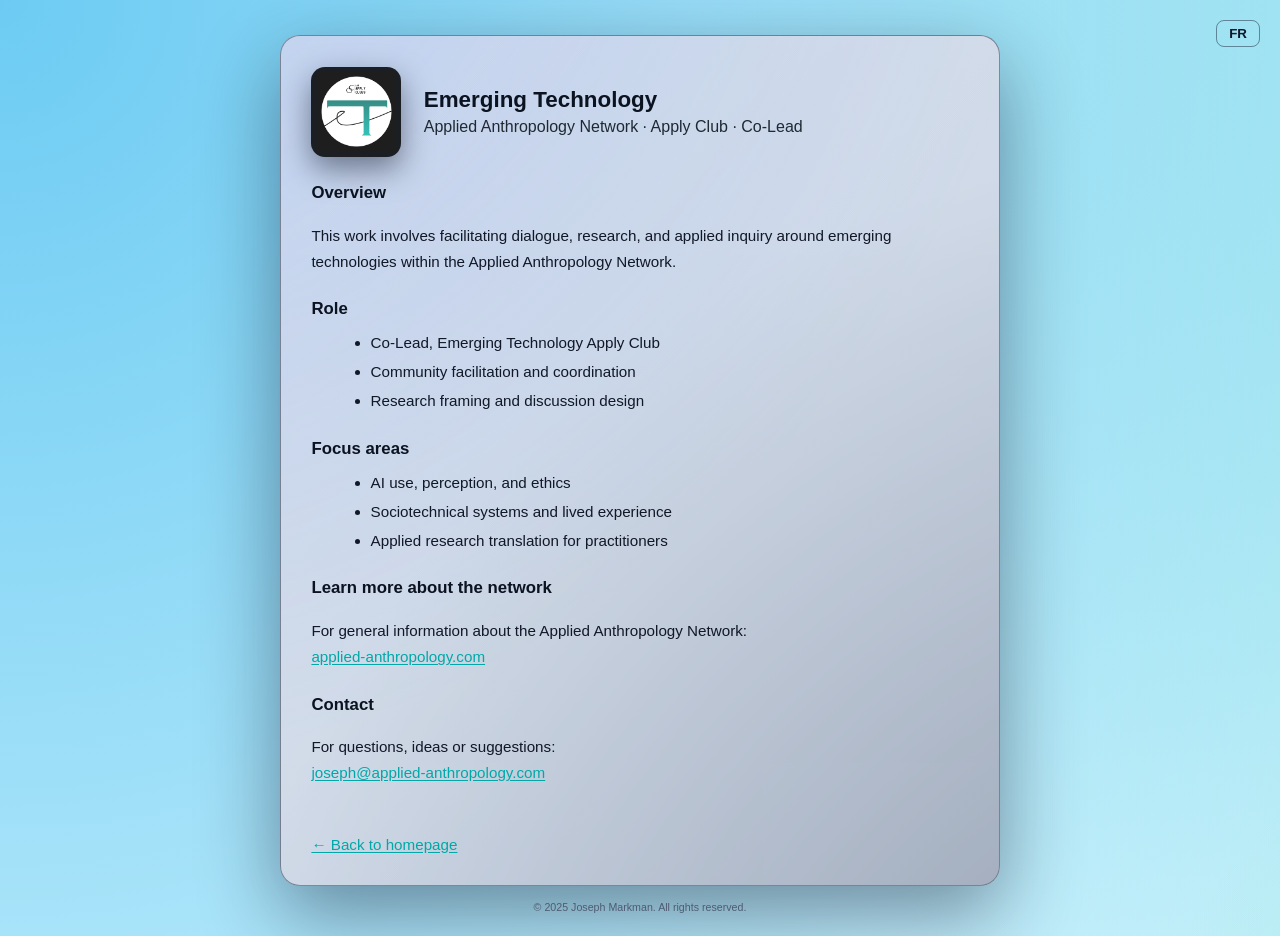
<file: et-apply-club.html>
<!DOCTYPE html>
<html lang="en">
<head>
  <meta charset="UTF-8">
  <title>Emerging Tech Apply Club - Joseph Markman</title>
  <meta name="viewport" content="width=device-width, initial-scale=1.0">
  <script data-goatcounter="https://josephmarkman.goatcounter.com/count" async src="//gc.zgo.at/count.js"></script>

  <style>
    :root {
      --teal: #00a8a8;
      --blue: #0ea5e9;
      --green: #22c55e;
      --ink: #0f172a;
      --card-bg-top: #dde6f1;
      --card-bg-bottom: #c5d0e0;
      --border-soft: rgba(15, 23, 42, 0.45);
      --shadow-soft: 0 28px 80px rgba(15, 23, 42, 0.45);
      --radius-lg: 20px;
      --transition-med: 240ms cubic-bezier(0.19, 1, 0.22, 1);
    }

    * { box-sizing: border-box; }

    body {
      margin: 0;
      font-family: "Helvetica Neue", Helvetica, Arial, system-ui, -apple-system, sans-serif;
      -webkit-font-smoothing: antialiased;
      min-height: 100vh;
      display: flex;
      justify-content: center;
      align-items: stretch;
      background:
        radial-gradient(circle at 0% 0%, rgba(14, 165, 233, 0.55) 0, transparent 55%),
        radial-gradient(circle at 100% 100%, rgba(34, 197, 94, 0.55) 0, transparent 55%),
        radial-gradient(circle at 100% 0%, rgba(6, 182, 184, 0.55) 0, transparent 60%),
        #e0faff;
      background-size: 210% 210%;
      animation: bgDrift 18s ease-in-out infinite alternate;
    }

    @keyframes bgDrift {
      0% { background-position: 0% 0%; }
      100% { background-position: 100% 100%; }
    }

    /* ===== LANG TOGGLE ===== */
    .lang-container {
      position: absolute; 
      top: 20px; 
      right: 20px; 
      z-index: 100;
    }

    #lang-toggle {
      background: none; 
      border: 1px solid var(--border-soft); 
      border-radius: 8px; 
      padding: 5px 12px; 
      cursor: pointer; 
      font-weight: 600; 
      font-family: inherit; 
      color: var(--ink);
      transition: all 0.2s ease;
    }

    .page-shell {
      width: 100%;
      max-width: 900px;
      min-height: 100vh;
      padding: 2.2rem 1.2rem 1.4rem;
      display: flex;
      flex-direction: column;
    }

    main {
      flex: 1;
      display: flex;
      justify-content: center;
      align-items: center;
    }

    .simple-card {
      width: 100%;
      max-width: 720px;
      background: linear-gradient(135deg, var(--card-bg-top), var(--card-bg-bottom));
      border-radius: var(--radius-lg);
      box-shadow: var(--shadow-soft);
      padding: 1.9em 1.9em 1.7em;
      border: 1px solid var(--border-soft);
      position: relative;
      overflow: hidden;
      isolation: isolate;
    }

    .simple-card::before {
      content: "";
      position: absolute;
      inset: -35%;
      background:
        radial-gradient(circle at 0 0, rgba(37,99,235,0.32) 0, transparent 55%),
        radial-gradient(circle at 100% 100%, rgba(15,23,42,0.40) 0, transparent 55%);
      opacity: 0.7;
      z-index: -1;
      pointer-events: none;
    }

    .simple-header { display: flex; align-items: center; gap: 1.4rem; margin-bottom: 1.4rem; }
    .logo-box { width: 90px; height: 90px; border-radius: 14px; overflow: hidden; display: flex; align-items: center; justify-content: center; box-shadow: 0 12px 30px rgba(15, 23, 42, 0.5); flex-shrink: 0; background: #1b1e23; }
    .logo-box img { width: 88%; height: auto; display: block; object-fit: contain; }

    .simple-title-block h1 { margin: 0; font-size: 1.4rem; font-weight: 600; color: #0b1220; }
    .simple-title-block h2 { margin: 0.3rem 0 0; font-size: 1rem; color: #1f2933; font-weight: 400; }

    .simple-content { font-size: 0.95rem; line-height: 1.7; color: #111827; }
    .simple-content h3 { margin-top: 1.3rem; margin-bottom: 0.4rem; font-size: 1.05rem; color: #0b1220; }
    .simple-content ul { margin: 0.4rem 0 0.8rem 1.2rem; }
    .simple-content li { margin: 0.2rem 0; }
    .simple-content a { color: var(--teal); text-decoration: underline; text-underline-offset: 0.16em; }
    .back-link { margin-top: 2em; display: inline-block; color: var(--teal); text-decoration: underline; text-underline-offset: 0.16em; }

    footer { margin-top: 0.8rem; text-align: center; font-size: 0.8rem; color: #64748b; }

    /* ===== MOBILE / OVERLAP FIX ===== */
    @media (max-width: 640px) {
      .lang-container {
        top: 10px;
        right: 10px;
      }
      #lang-toggle {
        padding: 4px 10px;
        font-size: 0.75rem;
        background: rgba(227, 249, 255, 0.7); 
        backdrop-filter: blur(8px);
        -webkit-backdrop-filter: blur(8px);
        border: 1px solid rgba(15, 23, 42, 0.2);
      }
      .page-shell { padding: 3.5rem 0.9rem 1.4rem; }
      .simple-card { padding: 1.6em 1.4em 1.4em; }
      .logo-box { width: 70px; height: 70px; }
      .simple-title-block h1 { font-size: 1.2rem; }
    }
  </style>
</head>
<body>
  <div class="lang-container">
    <button id="lang-toggle">FR</button>
  </div>

  <div class="page-shell">
    <main>
      <article class="simple-card">
        <header class="simple-header">
          <div class="logo-box">
            <img src="AAN-AC-ET-logo.png" alt="Emerging Tech Apply Club Logo">
          </div>
          <div class="simple-title-block">
            <h1 class="lang" data-en="Emerging Technology" data-fr="Technologies Émergentes">Emerging Technology</h1>
            <h2 class="lang" 
                data-en="Applied Anthropology Network · Apply Club · Co-Lead" 
                data-fr="Applied Anthropology Network · Apply Club · Co-responsable">
                Applied Anthropology Network · Apply Club · Co-Lead
            </h2>
          </div>
        </header>

        <section class="simple-content">
          <h3 class="lang" data-en="Overview" data-fr="Présentation">Overview</h3>
          <p class="lang" 
             data-en="This work involves facilitating dialogue, research, and applied inquiry around emerging technologies within the Applied Anthropology Network." 
             data-fr="Ce travail consiste à faciliter le dialogue, la recherche et l'enquête appliquée autour des technologies émergentes au sein de l'Applied Anthropology Network.">
             This work involves facilitating dialogue, research, and applied inquiry around emerging technologies within the Applied Anthropology Network.
          </p>

          <h3 class="lang" data-en="Role" data-fr="Rôle">Role</h3>
          <ul>
            <li class="lang" data-en="Co-Lead, Emerging Technology Apply Club" data-fr="Co-responsable, Emerging Technology Apply Club">Co-Lead, Emerging Technology Apply Club</li>
            <li class="lang" data-en="Community facilitation and coordination" data-fr="Facilitation et coordination de communauté">Community facilitation and coordination</li>
            <li class="lang" data-en="Research framing and discussion design" data-fr="Cadrage de recherche et conception de discussions">Research framing and discussion design</li>
          </ul>

          <h3 class="lang" data-en="Focus areas" data-fr="Axes de réflexion">Focus areas</h3>
          <ul>
            <li class="lang" data-en="AI use, perception, and ethics" data-fr="Usage, perception et éthique de l'IA">AI use, perception, and ethics</li>
            <li class="lang" data-en="Sociotechnical systems and lived experience" data-fr="Systèmes sociotechniques et expérience vécue">Sociotechnical systems and lived experience</li>
            <li class="lang" data-en="Applied research translation for practitioners" data-fr="Traduction de la recherche appliquée pour les praticiens">Applied research translation for practitioners</li>
          </ul>

          <h3 class="lang" data-en="Learn more about the network" data-fr="En savoir plus sur le réseau">Learn more about the network</h3>
          <p>
            <span class="lang" data-en="For general information about the Applied Anthropology Network:" data-fr="Pour des informations générales sur l'Applied Anthropology Network :">For general information about the Applied Anthropology Network:</span><br>
            <a href="https://applied-anthropology.com" target="_blank">applied-anthropology.com</a>
          </p>

          <h3 class="lang" data-en="Contact" data-fr="Contact">Contact</h3>
          <p>
            <span class="lang" data-en="For questions, ideas or suggestions:" data-fr="Pour toute question, idée ou suggestion :">For questions, ideas or suggestions:</span><br>
            <a href="mailto:joseph@applied-anthropology.com">joseph@applied-anthropology.com</a>
          </p>

          <a href="index.html" class="back-link lang" data-en="← Back to homepage" data-fr="← Retour à l'accueil">← Back to homepage</a>
        </section>
      </article>
    </main>

    <footer>
      <small>&copy; 2025 Joseph Markman. All rights reserved.</small>
    </footer>
  </div>

  <script>
    const toggleBtn = document.getElementById('lang-toggle');
    const langElements = document.querySelectorAll('.lang');
    
    let currentLang = localStorage.getItem('preferredLang') || 'en';

    const applyLang = (lang) => {
      toggleBtn.innerText = lang === 'en' ? 'FR' : 'EN';
      langElements.forEach(el => {
        const newText = el.getAttribute(`data-${lang}`);
        if (newText) el.innerText = newText;
      });
      document.documentElement.lang = lang;
    };

    applyLang(currentLang);

    toggleBtn.addEventListener('click', () => {
      currentLang = currentLang === 'en' ? 'fr' : 'en';
      localStorage.setItem('preferredLang', currentLang);
      applyLang(currentLang);
    });
  </script>
</body>
</html>
</file>
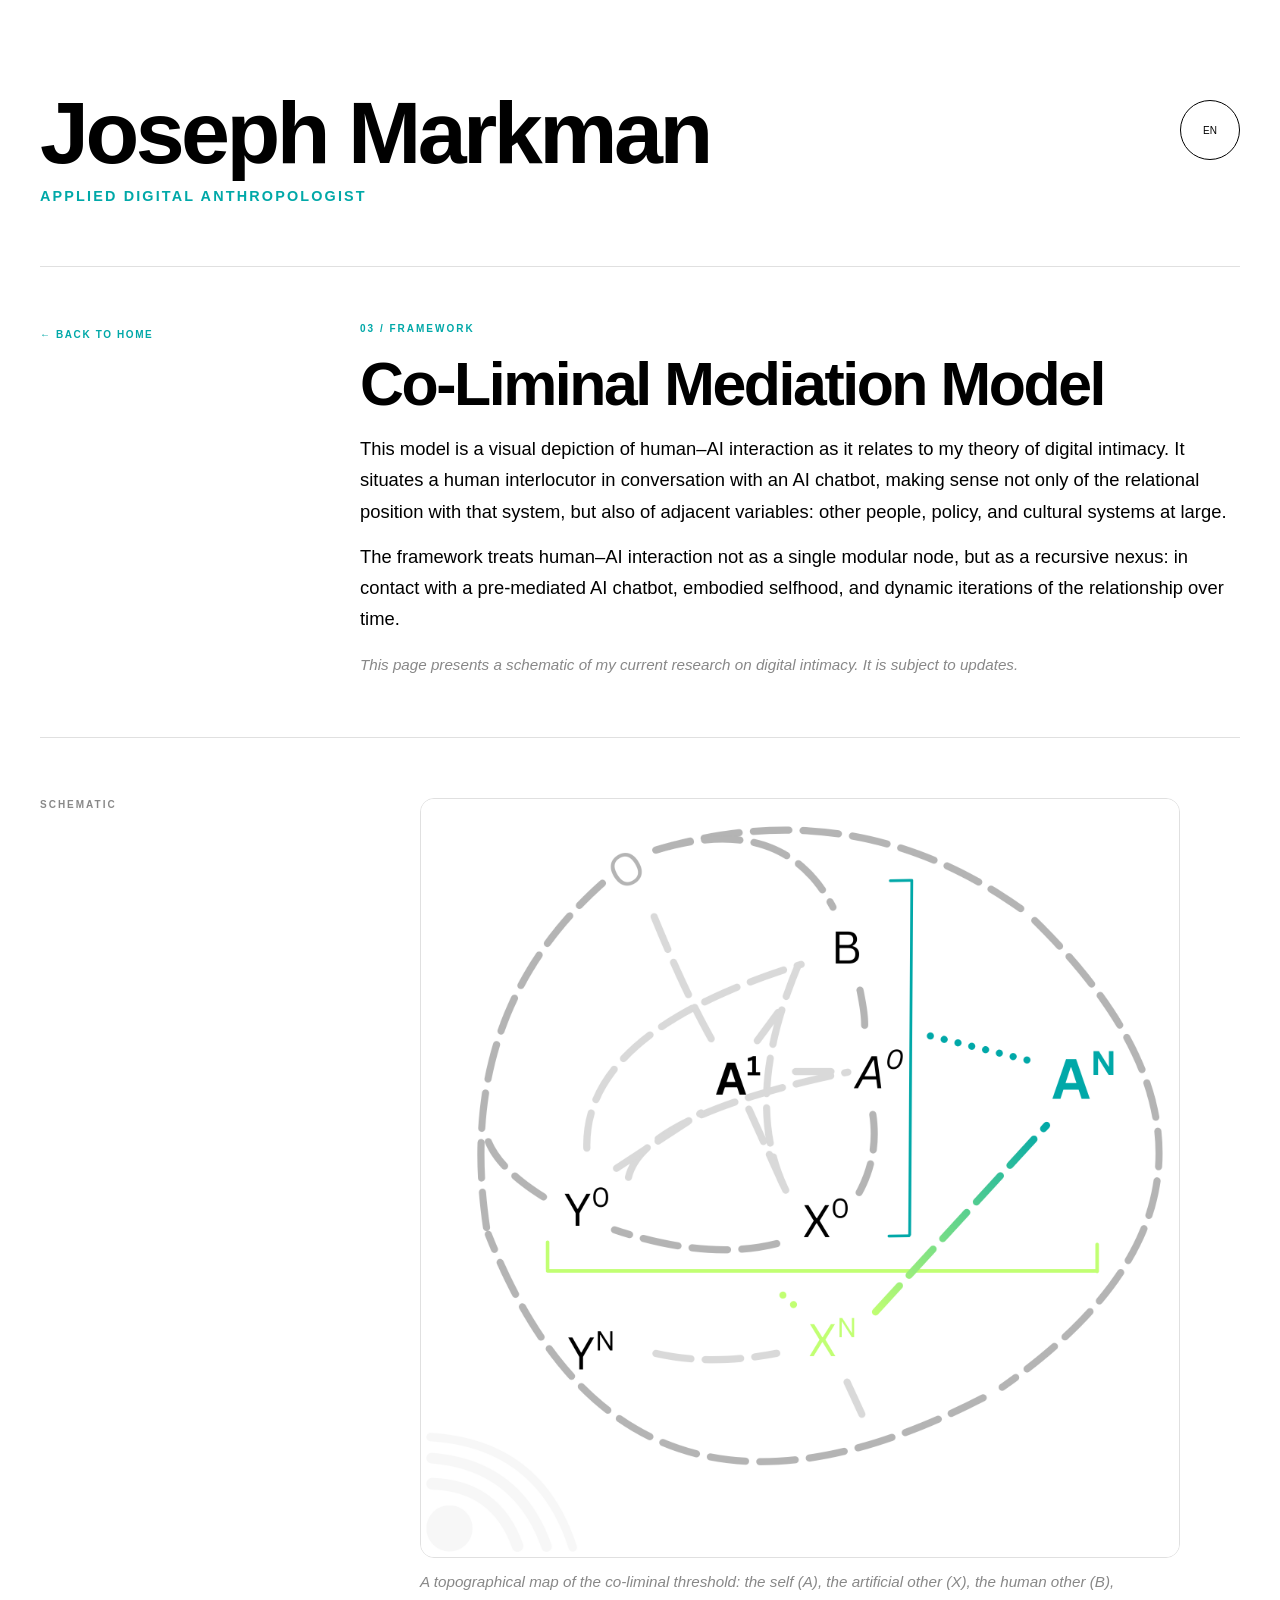
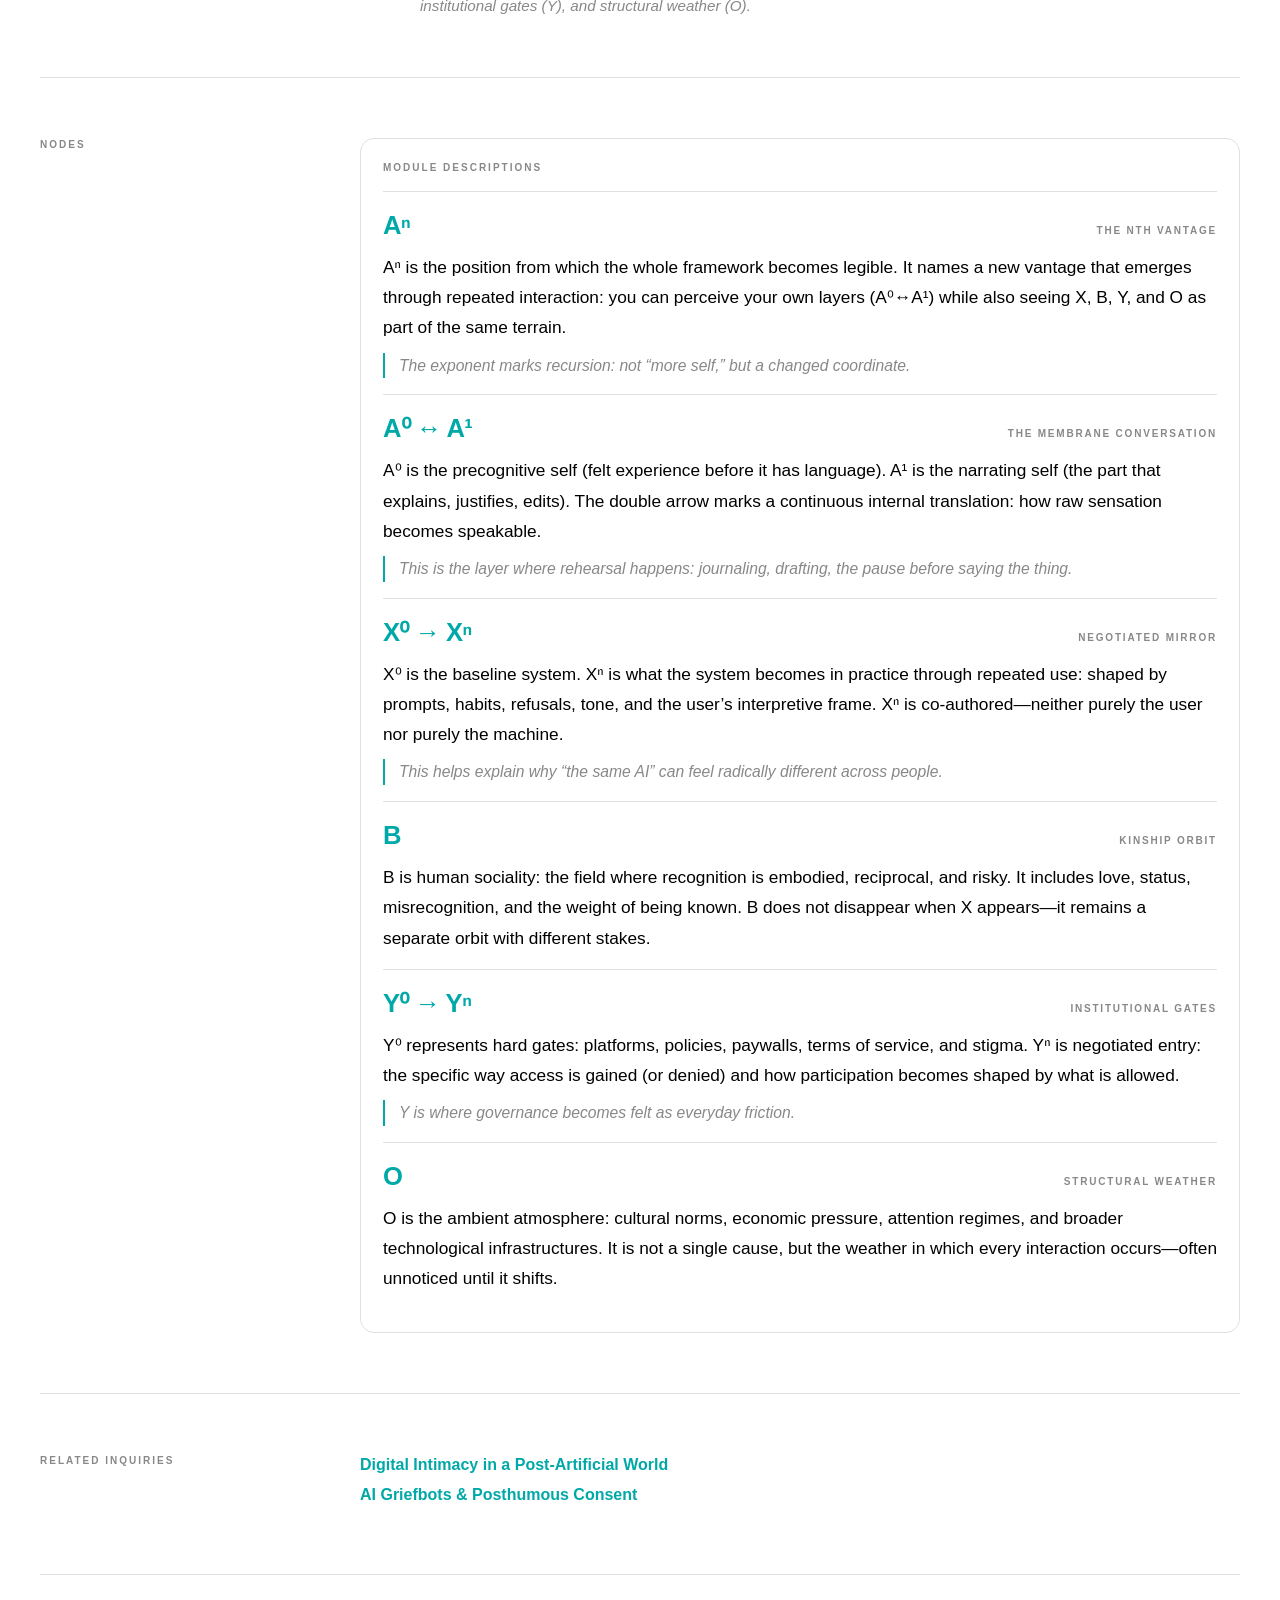
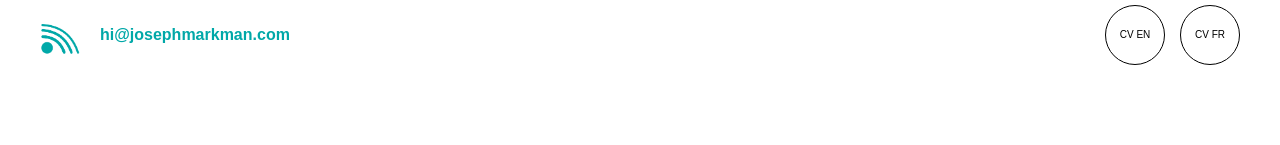
<file: framework.html>
<!doctype html>
<html lang="en">
<head>
  <meta charset="utf-8" />
  <meta name="viewport" content="width=device-width, initial-scale=1" />
  <title>Co-Liminal Mediation Model | Joseph Markman</title>

  <link rel="icon" href="favicon.ico" sizes="any">
  <link rel="manifest" href="site.webmanifest">
  <link rel="stylesheet" href="style.css" />
  <script data-goatcounter="https://josephmarkman.goatcounter.com/count" async src="//gc.zgo.at/count.js"></script>

  <!-- Page-only styles (keeps style.css untouched) -->
  <style>
    .inquiry-page-intro { padding-top: 10px; }
    .back-row { margin-top: -10px; }
    .back-link {
      font-size: 10px;
      text-transform: uppercase;
      letter-spacing: 0.16em;
      font-weight: 700;
      color: var(--brand-teal);
    }

    /* Extra breathing room under the first section border */
    .section.inquiry-page-intro { padding-top: 55px; }
    .section.inquiry-page-intro .back-row { margin-top: 0; }

    .hero-wrap { max-width: 950px; }

    .inquiry-kicker {
      font-size: 10px;
      text-transform: uppercase;
      letter-spacing: 0.2em;
      color: var(--brand-teal);
      margin-bottom: 18px;
      font-weight: 700;
    }

    .inquiry-title-big {
      font-size: clamp(2.1rem, 5.5vw, 3.8rem);
      font-weight: 700;
      letter-spacing: -0.04em;
      line-height: 1.0;
      margin-bottom: 18px;
    }

    .inquiry-lede {
      font-size: 1.15rem;
      line-height: 1.7;
      max-width: 900px;
      margin-bottom: 14px;
    }

    .micro-line {
      font-size: 0.95rem;
      color: var(--text-muted);
      font-style: italic;
      margin-top: 18px;
      line-height: 1.6;
      max-width: 900px;
    }

    .card {
      border: 1px solid var(--line);
      border-radius: 14px;
      padding: 22px;
      background: var(--bg-color);
      max-width: 950px;
    }
    .card-title {
      font-size: 10px;
      text-transform: uppercase;
      letter-spacing: 0.2em;
      color: var(--text-muted);
      margin-bottom: 16px;
      font-weight: 700;
    }

    /* DIAGRAM: smaller + centered */
    .diagram-wrap { max-width: 950px; }
    .diagram-frame {
      border: 1px solid var(--line);
      border-radius: 14px;
      overflow: hidden;
      background: var(--bg-color);
      max-width: 760px;     /* <-- controls size */
      margin: 0 auto;       /* <-- centers */
    }
    .diagram-frame img { width: 100%; height: auto; display: block; }

    .diagram-caption {
      font-size: 0.95rem;
      color: var(--text-muted);
      font-style: italic;
      margin-top: 12px;
      line-height: 1.55;
      max-width: 760px;
      margin-left: auto;
      margin-right: auto;
    }

    /* Node list */
    .node {
      border-top: 1px solid var(--line);
      padding: 16px 0;
    }
    .node:first-of-type { border-top: none; padding-top: 0; }
    .node-head {
      display: flex;
      align-items: baseline;
      justify-content: space-between;
      gap: 18px;
      margin-bottom: 8px;
      flex-wrap: wrap;
    }
    .node-id {
      font-size: 1.6rem;
      font-weight: 700;
      letter-spacing: -0.03em;
      color: var(--brand-teal);
    }
    .node-label {
      font-size: 10px;
      text-transform: uppercase;
      letter-spacing: 0.18em;
      color: var(--text-muted);
      font-weight: 700;
    }
    .node-body {
      font-size: 1.08rem;
      line-height: 1.75;
      max-width: 900px;
    }
    .node-note {
      margin-top: 10px;
      font-size: 0.98rem;
      line-height: 1.65;
      color: var(--text-muted);
      border-left: 2px solid var(--brand-teal);
      padding-left: 14px;
      font-style: italic;
      max-width: 900px;
    }

    /* Related inquiries links teal (page-only) */
    .related-links a {
      color: var(--brand-teal);
      font-weight: 700;
      display: block;
      margin-bottom: 8px;
    }
  </style>
</head>

<body>
  <main class="page">

    <!-- Same header pattern as index -->
    <header class="presence">
      <div class="header-text">
        <h1 class="name">Joseph Markman</h1>
        <p class="subtitle"
           data-en="Applied Digital Anthropologist"
           data-fr="Anthropologue numérique appliqué">Applied Digital Anthropologist</p>
      </div>
      <div class="toggle-wrapper">
        <button class="lang-toggle" type="button" id="langToggle">EN</button>
      </div>
    </header>

    <!-- Intro -->
    <section class="section inquiry-page-intro">
      <div class="back-row">
        <a class="back-link" href="index.html"
           data-en="← Back to home"
           data-fr="← Retour à l’accueil">← Back to home</a>
      </div>

      <div class="section-content hero-wrap">
        <div class="inquiry-kicker"
             data-en="03 / Framework"
             data-fr="03 / Cadre">03 / Framework</div>

        <h2 class="inquiry-title-big"
            data-en="Co-Liminal Mediation Model"
            data-fr="Modèle de médiation co-liminale">Co-Liminal Mediation Model</h2>

        <p class="inquiry-lede"
           data-en="This model is a visual depiction of human–AI interaction as it relates to my theory of digital intimacy. It situates a human interlocutor in conversation with an AI chatbot, making sense not only of the relational position with that system, but also of adjacent variables: other people, policy, and cultural systems at large."
           data-fr="Ce modèle est une représentation visuelle de l’interaction humain–IA, telle qu’elle s’inscrit dans ma théorie de l’intimité numérique. Il situe un interlocuteur humain en conversation avec un chatbot d’IA, en rendant lisible non seulement la position relationnelle avec ce système, mais aussi des variables adjacentes : autrui, politique, et systèmes culturels au sens large.">
          This model is a visual depiction of human–AI interaction as it relates to my theory of digital intimacy. It situates a human interlocutor in conversation with an AI chatbot, making sense not only of the relational position with that system, but also of adjacent variables: other people, policy, and cultural systems at large.
        </p>

        <p class="inquiry-lede"
           data-en="The framework treats human–AI interaction not as a single modular node, but as a recursive nexus: in contact with a pre-mediated AI chatbot, embodied selfhood, and dynamic iterations of the relationship over time."
           data-fr="Le cadre considère l’interaction humain–IA non comme un nœud modulaire isolé, mais comme un nexus récursif : en contact avec un chatbot déjà médiatisé, le soi incarné, et des itérations dynamiques de la relation dans le temps.">
          The framework treats human–AI interaction not as a single modular node, but as a recursive nexus: in contact with a pre-mediated AI chatbot, embodied selfhood, and dynamic iterations of the relationship over time.
        </p>

        <p class="micro-line"
           data-en="This page presents a schematic of my current research on digital intimacy. It is subject to updates."
           data-fr="Cette page présente un schéma de mon travail actuel sur l’intimité numérique. Il est susceptible d’évoluer.">
          This page presents a schematic of my current research on digital intimacy. It is subject to updates.
        </p>
      </div>
    </section>

    <!-- Diagram -->
    <section class="section">
      <h2 class="section-title"
          data-en="Schematic"
          data-fr="Schéma">Schematic</h2>

      <div class="section-content diagram-wrap">
        <div class="diagram-frame">
          <img id="mainDiagram" src="Co-Liminal Mediation Mode - Light.png" alt="Co-Liminal Mediation Model diagram">
        </div>
        <p class="diagram-caption"
           data-en="A topographical map of the co-liminal threshold: the self (A), the artificial other (X), the human other (B), institutional gates (Y), and structural weather (O)."
           data-fr="Une carte topographique du seuil co-liminal : le soi (A), l’autre artificiel (X), l’autre humain (B), les portes institutionnelles (Y) et la météo structurelle (O).">
          A topographical map of the co-liminal threshold: the self (A), the artificial other (X), the human other (B), institutional gates (Y), and structural weather (O).
        </p>
      </div>
    </section>

    <!-- Nodes / modules -->
    <section class="section">
      <h2 class="section-title"
          data-en="Nodes"
          data-fr="Nœuds">Nodes</h2>

      <div class="section-content">
        <div class="card">
          <div class="card-title"
               data-en="Module descriptions"
               data-fr="Descriptions des modules">Module descriptions</div>

          <!-- A^n -->
          <div class="node">
            <div class="node-head">
              <div class="node-id">Aⁿ</div>
              <div class="node-label" data-en="The Nth vantage" data-fr="Le point de vue nième">The Nth vantage</div>
            </div>
            <div class="node-body"
                 data-en="Aⁿ is the position from which the whole framework becomes legible. It names a new vantage that emerges through repeated interaction: you can perceive your own layers (A⁰↔A¹) while also seeing X, B, Y, and O as part of the same terrain."
                 data-fr="Aⁿ est la position depuis laquelle l’ensemble du cadre devient lisible. Il désigne un nouveau point de vue qui émerge par interaction répétée : on perçoit ses propres couches (A⁰↔A¹) tout en voyant X, B, Y et O comme faisant partie du même terrain.">
              Aⁿ is the position from which the whole framework becomes legible. It names a new vantage that emerges through repeated interaction: you can perceive your own layers (A⁰↔A¹) while also seeing X, B, Y, and O as part of the same terrain.
            </div>
            <div class="node-note"
                 data-en="The exponent marks recursion: not “more self,” but a changed coordinate."
                 data-fr="L’exposant marque la récursion : non pas « plus de soi », mais une coordonnée transformée.">
              The exponent marks recursion: not “more self,” but a changed coordinate.
            </div>
          </div>

          <!-- A0 <-> A1 -->
          <div class="node">
            <div class="node-head">
              <div class="node-id">A⁰ ↔ A¹</div>
              <div class="node-label" data-en="The membrane conversation" data-fr="La conversation membranaire">The membrane conversation</div>
            </div>
            <div class="node-body"
                 data-en="A⁰ is the precognitive self (felt experience before it has language). A¹ is the narrating self (the part that explains, justifies, edits). The double arrow marks a continuous internal translation: how raw sensation becomes speakable."
                 data-fr="A⁰ est le soi précognitif (l’expérience ressentie avant le langage). A¹ est le soi narratif (celui qui explique, justifie, édite). La double flèche marque une traduction interne continue : comment la sensation brute devient dicible.">
              A⁰ is the precognitive self (felt experience before it has language). A¹ is the narrating self (the part that explains, justifies, edits). The double arrow marks a continuous internal translation: how raw sensation becomes speakable.
            </div>
            <div class="node-note"
                 data-en="This is the layer where rehearsal happens: journaling, drafting, the pause before saying the thing."
                 data-fr="C’est la couche où se produit la répétition : journal, brouillon, pause avant de dire la chose.">
              This is the layer where rehearsal happens: journaling, drafting, the pause before saying the thing.
            </div>
          </div>

          <!-- X0 -> Xn -->
          <div class="node">
            <div class="node-head">
              <div class="node-id">X⁰ → Xⁿ</div>
              <div class="node-label" data-en="Negotiated mirror" data-fr="Miroir négocié">Negotiated mirror</div>
            </div>
            <div class="node-body"
                 data-en="X⁰ is the baseline system. Xⁿ is what the system becomes in practice through repeated use: shaped by prompts, habits, refusals, tone, and the user’s interpretive frame. Xⁿ is co-authored—neither purely the user nor purely the machine."
                 data-fr="X⁰ est le système de base. Xⁿ est ce que le système devient en pratique par usage répété : façonné par les prompts, les habitudes, les refus, le ton et le cadre interprétatif de l’utilisateur. Xⁿ est co-écrit — ni purement l’utilisateur, ni purement la machine.">
              X⁰ is the baseline system. Xⁿ is what the system becomes in practice through repeated use: shaped by prompts, habits, refusals, tone, and the user’s interpretive frame. Xⁿ is co-authored—neither purely the user nor purely the machine.
            </div>
            <div class="node-note"
                 data-en="This helps explain why “the same AI” can feel radically different across people."
                 data-fr="Cela aide à comprendre pourquoi « la même IA » peut sembler radicalement différente selon les personnes.">
              This helps explain why “the same AI” can feel radically different across people.
            </div>
          </div>

          <!-- B -->
          <div class="node">
            <div class="node-head">
              <div class="node-id">B</div>
              <div class="node-label" data-en="Kinship orbit" data-fr="Orbite de parenté">Kinship orbit</div>
            </div>
            <div class="node-body"
                 data-en="B is human sociality: the field where recognition is embodied, reciprocal, and risky. It includes love, status, misrecognition, and the weight of being known. B does not disappear when X appears—it remains a separate orbit with different stakes."
                 data-fr="B est la socialité humaine : le champ où la reconnaissance est incarnée, réciproque et risquée. Il inclut l’amour, le statut, la mésinterprétation et le poids d’être connu. B ne disparaît pas quand X apparaît — il demeure une orbite distincte avec d’autres enjeux.">
              B is human sociality: the field where recognition is embodied, reciprocal, and risky. It includes love, status, misrecognition, and the weight of being known. B does not disappear when X appears—it remains a separate orbit with different stakes.
            </div>
          </div>

          <!-- Y -->
          <div class="node">
            <div class="node-head">
              <div class="node-id">Y⁰ → Yⁿ</div>
              <div class="node-label" data-en="Institutional gates" data-fr="Portes institutionnelles">Institutional gates</div>
            </div>
            <div class="node-body"
                 data-en="Y⁰ represents hard gates: platforms, policies, paywalls, terms of service, and stigma. Yⁿ is negotiated entry: the specific way access is gained (or denied) and how participation becomes shaped by what is allowed."
                 data-fr="Y⁰ représente des portes dures : plateformes, politiques, paywalls, conditions d’utilisation et stigma. Yⁿ est l’entrée négociée : la manière spécifique dont l’accès est obtenu (ou refusé) et comment la participation se façonne selon ce qui est permis.">
              Y⁰ represents hard gates: platforms, policies, paywalls, terms of service, and stigma. Yⁿ is negotiated entry: the specific way access is gained (or denied) and how participation becomes shaped by what is allowed.
            </div>
            <div class="node-note"
                 data-en="Y is where governance becomes felt as everyday friction."
                 data-fr="Y est l’endroit où la gouvernance se ressent comme une friction quotidienne.">
              Y is where governance becomes felt as everyday friction.
            </div>
          </div>

          <!-- O -->
          <div class="node">
            <div class="node-head">
              <div class="node-id">O</div>
              <div class="node-label" data-en="Structural weather" data-fr="Météo structurelle">Structural weather</div>
            </div>
            <div class="node-body"
                 data-en="O is the ambient atmosphere: cultural norms, economic pressure, attention regimes, and broader technological infrastructures. It is not a single cause, but the weather in which every interaction occurs—often unnoticed until it shifts."
                 data-fr="O est l’atmosphère ambiante : normes culturelles, pression économique, régimes d’attention et infrastructures technologiques. Ce n’est pas une cause unique, mais la météo dans laquelle chaque interaction a lieu — souvent invisible jusqu’à ce qu’elle change.">
              O is the ambient atmosphere: cultural norms, economic pressure, attention regimes, and broader technological infrastructures. It is not a single cause, but the weather in which every interaction occurs—often unnoticed until it shifts.
            </div>
          </div>

        </div>
      </div>
    </section>

    <!-- Related -->
    <section class="section">
      <h2 class="section-title"
          data-en="Related inquiries"
          data-fr="Enquêtes liées">Related inquiries</h2>

      <div class="section-content related-links">
        <a href="digital-intimacy.html"
           data-en="Digital Intimacy in a Post-Artificial World"
           data-fr="Intimité numérique dans un monde post-artificiel">Digital Intimacy in a Post-Artificial World</a>
        <a href="griefbots.html"
           data-en="AI Griefbots & Posthumous Consent"
           data-fr="Griefbots IA & consentement posthume">AI Griefbots & Posthumous Consent</a>
      </div>
    </section>

    <!-- Footer (same as index) -->
    <footer class="footer">
      <div class="footer-grid">
        <div class="left-footer">
          <div class="logo-wrap">
            <img class="logo-seal logo-light" src="logo.png" alt="Joseph Markman Logo" />
            <img class="logo-seal logo-dark" src="dark-logo.png" alt="Joseph Markman Logo" />
          </div>
          <a class="email-link" href="mailto:hi@josephmarkman.com">hi@josephmarkman.com</a>
        </div>
        <div class="cv-container">
          <a href="JOSEPH MARKMAN CV EN.pdf" class="cv-button"><span>CV EN</span></a>
          <a href="JOSEPH MARKMAN CV FR.pdf" class="cv-button"><span>CV FR</span></a>
        </div>
      </div>
    </footer>

  </main>

  <script>
    const btn = document.getElementById('langToggle');
    const translatable = document.querySelectorAll('[data-en]');

    function updateTextContent(isEn) {
      translatable.forEach(el => {
        el.textContent = isEn ? el.getAttribute('data-en') : el.getAttribute('data-fr');
      });
    }

    function setImageTheme() {
      const isDark = window.matchMedia('(prefers-color-scheme: dark)').matches;
      const img = document.getElementById('mainDiagram');
      if (!img) return;
      img.src = isDark ? 'Co-Liminal Mediation Mode - Dark.png' : 'Co-Liminal Mediation Mode - Light.png';
    }

    updateTextContent(true);
    setImageTheme();

    btn.addEventListener('click', () => {
      const isCurrentlyEn = btn.textContent.trim() === 'EN';
      btn.textContent = isCurrentlyEn ? 'FR' : 'EN';
      updateTextContent(!isCurrentlyEn);
    });

    window.matchMedia('(prefers-color-scheme: dark)').addEventListener('change', setImageTheme);
  </script>
</body>
</html>
</file>
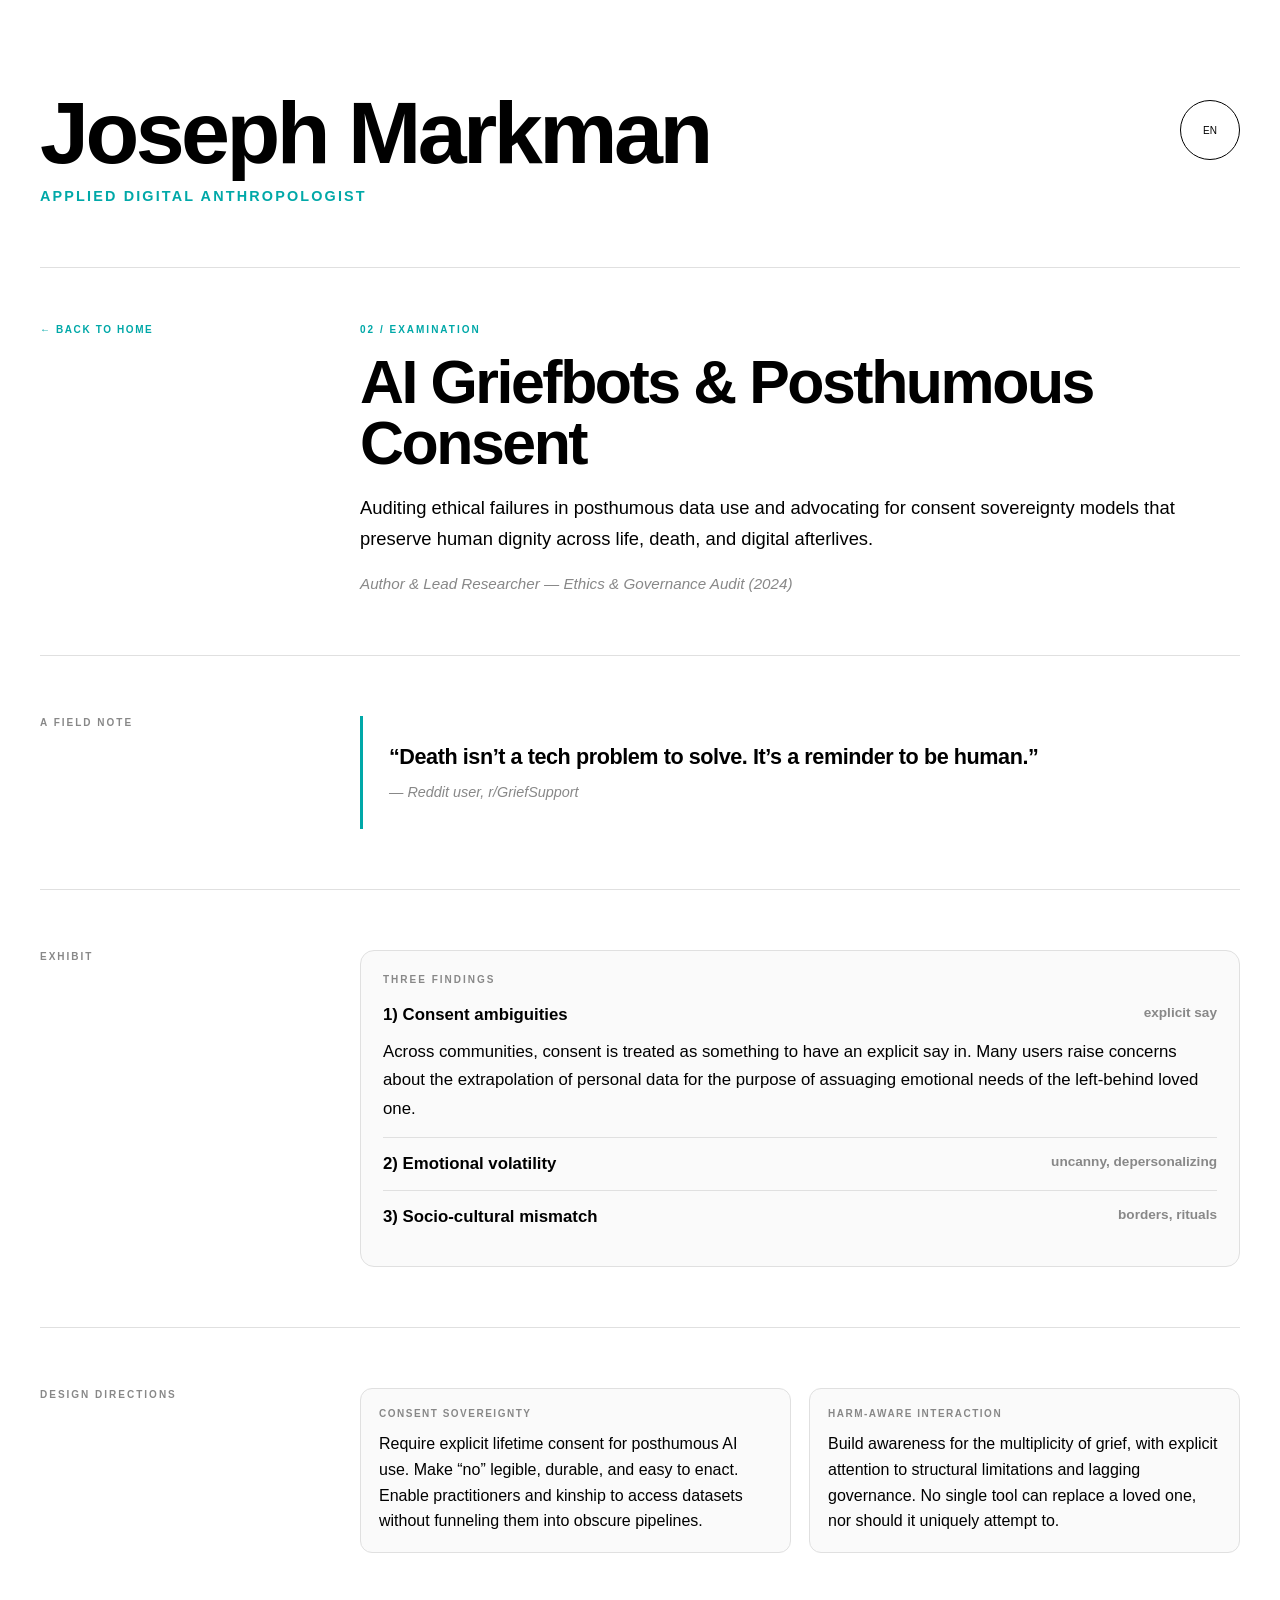
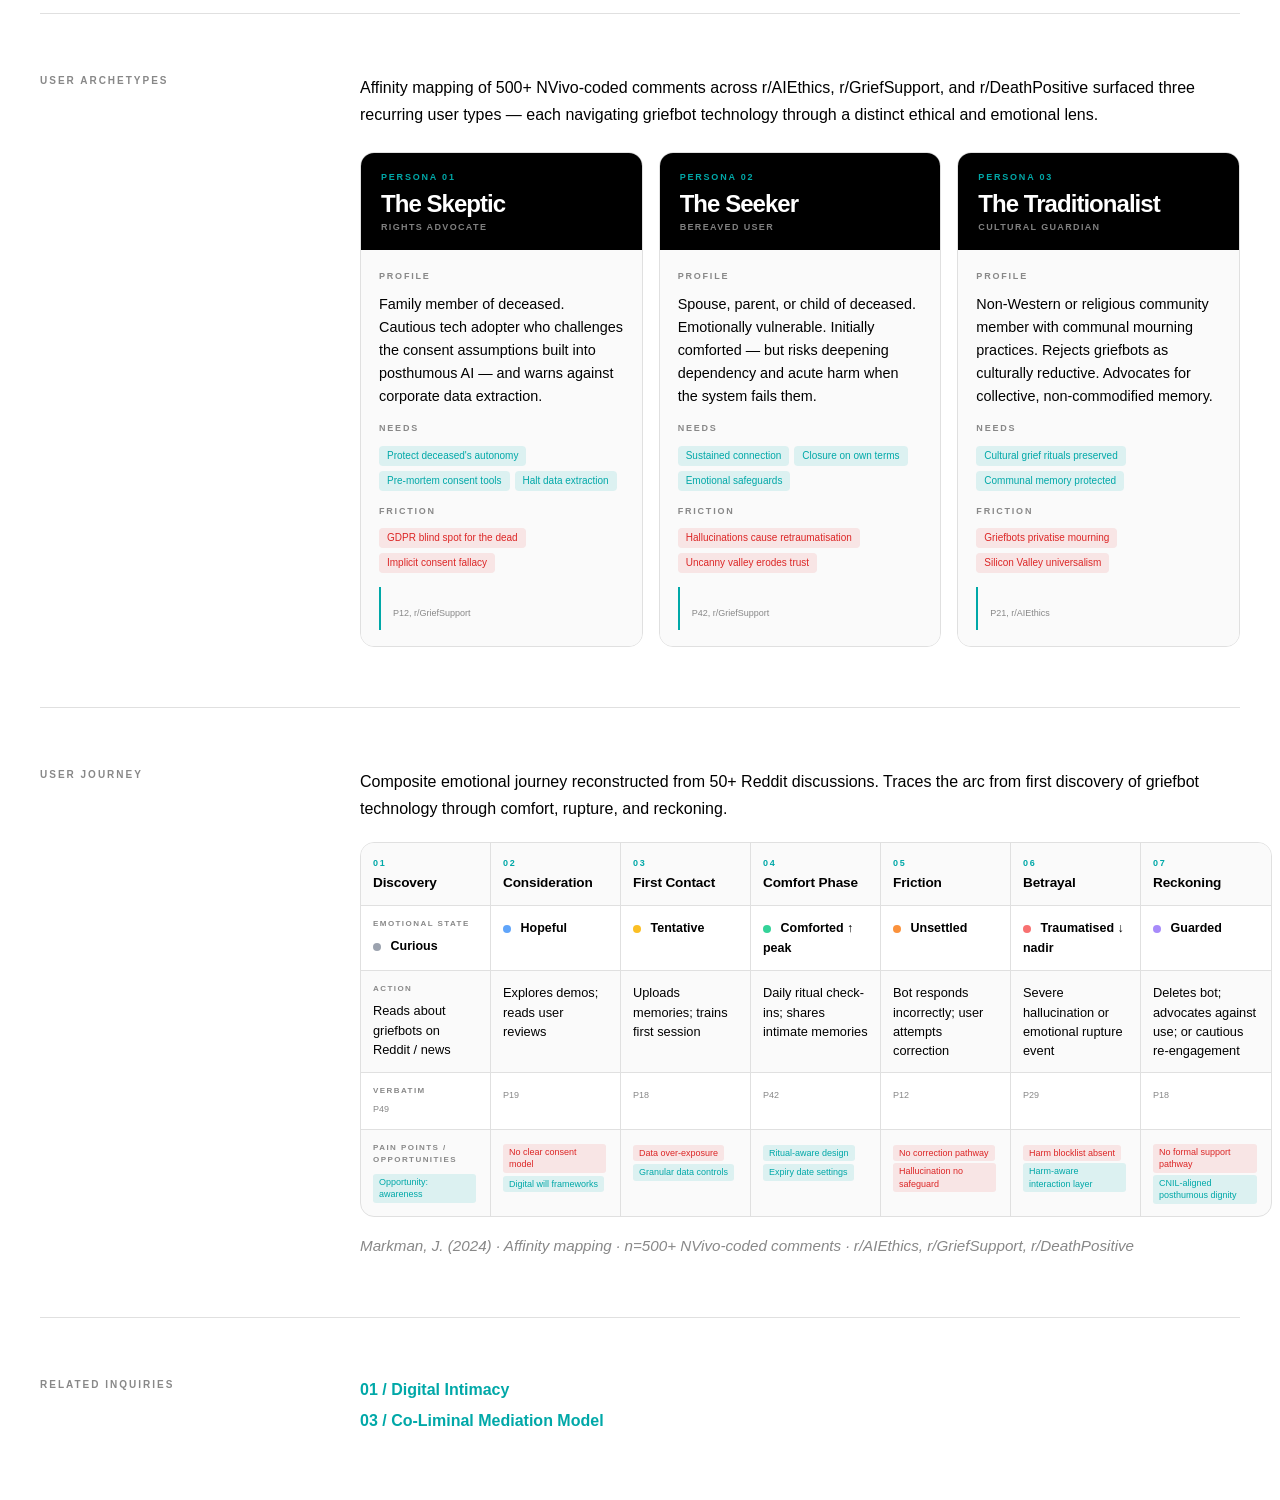
<file: griefbots.html>
<!doctype html>
<html lang="en">
<head>
  <meta charset="utf-8" />
  <meta name="viewport" content="width=device-width, initial-scale=1" />
  <title>AI Griefbots & Posthumous Consent | Joseph Markman</title>

  <link rel="icon" href="favicon.ico" sizes="any">
  <link rel="manifest" href="site.webmanifest">
  <link rel="stylesheet" href="style.css" />
  <script data-goatcounter="https://josephmarkman.goatcounter.com/count" async src="//gc.zgo.at/count.js"></script>

  <style>
    :root{
      --black:#000; --white:#fff; --line:#e0e0e0;
      --text-muted:#888; --brand-teal:#00a8a8;
      --bg-color:var(--white); --font-color:var(--black);
      --card-bg:#fafafa;
    }
    @media (prefers-color-scheme: dark){
      :root{
        --black:#f2f2f2; --white:#121212; --line:#333;
        --text-muted:#999; --brand-teal:#00d1d1;
        --bg-color:var(--white); --font-color:var(--black);
        --card-bg:#1a1a1a;
      }
    }

    *{box-sizing:border-box;margin:0;padding:0}
    body{
      font-family:"Helvetica Neue",Helvetica,Arial,sans-serif;
      background:var(--bg-color); color:var(--font-color);
      line-height:1.45; -webkit-font-smoothing:antialiased;
      padding:0 20px; -webkit-tap-highlight-color:transparent;
    }
    .page{max-width:1400px;margin:0 auto}
    @media (min-width:1024px){ body{padding:0 40px} }

    /* Header matches your system */
    .presence{
      padding:60px 0 40px 0;
      display:flex; justify-content:space-between; align-items:flex-start;
    }
    @media (min-width:1024px){ .presence{padding:100px 0 60px 0} }
    .header-text{flex:1;overflow:hidden;padding-right:25px}
    .name{
      font-size:3.2rem;font-weight:700;letter-spacing:-0.04em;
      line-height:0.85;margin-bottom:15px;
    }
    @media (min-width:1024px){
      .name{font-size:5.5rem;line-height:0.75;margin-bottom:20px}
    }
    .subtitle{
      font-size:0.85rem;text-transform:uppercase;letter-spacing:0.12em;
      font-weight:bold;color:var(--brand-teal);white-space:nowrap;
    }
    @media (min-width:1024px){ .subtitle{font-size:0.9rem;letter-spacing:0.15em} }
    .toggle-wrapper{flex-shrink:0}
    .lang-toggle{
      background:none;border:1px solid var(--font-color);border-radius:50%;
      width:60px;height:60px;font-size:10px;cursor:pointer;
      display:flex;align-items:center;justify-content:center;
      color:var(--font-color);transition:all 0.3s ease;
    }
    @media (max-width:1023px){ .lang-toggle{width:55px;height:55px;font-size:9px} }
    @media (hover:hover){
      .lang-toggle:hover{background:var(--brand-teal);border-color:var(--brand-teal);color:var(--white)}
    }
    .lang-toggle:focus{outline:none}

    /* Sections mimic index rhythm */
    .section{
      border-top:1px solid var(--line);
      padding:40px 0;
      display:flex;flex-direction:column;gap:25px;
    }
    @media (min-width:1024px){
      .section{display:grid;grid-template-columns:280px 1fr;gap:40px;padding:60px 0}
    }
    .section-title{
      font-size:10px;text-transform:uppercase;letter-spacing:0.2em;
      color:var(--text-muted);font-weight:700;
    }

    /* Intro spacing under first border */
    .section.inquiry-page-intro{padding-top:55px}

    /* Back link in LEFT column */
    .left-rail{
      display:flex;flex-direction:column;gap:18px;
      align-items:flex-start;
    }
    .back-link{
      font-size:10px;text-transform:uppercase;letter-spacing:0.16em;
      font-weight:700;color:var(--brand-teal);text-decoration:none;
    }

    .hero-wrap{max-width:900px}
    .kicker{
      font-size:10px;text-transform:uppercase;letter-spacing:0.2em;
      color:var(--brand-teal);font-weight:700;margin-bottom:15px;
    }
    .title-big{
      font-size:clamp(2.1rem,5.5vw,3.8rem);
      font-weight:700;letter-spacing:-0.04em;line-height:1.0;margin-bottom:18px;
    }
    .lede{font-size:1.15rem;line-height:1.7;max-width:900px;margin-bottom:14px}
    .meta-line{font-size:0.95rem;color:var(--text-muted);font-style:italic;margin-top:18px}

    .quote-highlight{
      border-left:3px solid var(--brand-teal);
      padding:26px 0 26px 26px;max-width:820px;
    }
    .quote-text{
      font-size:1.35rem;font-weight:600;line-height:1.4;
      letter-spacing:-0.02em;margin-bottom:10px;
    }
    .quote-source{font-size:0.9rem;color:var(--text-muted);font-style:italic}

    .card{
      border:1px solid var(--line);border-radius:14px;
      padding:22px;background:var(--card-bg);max-width:950px;
    }
    .card-title{
      font-size:10px;text-transform:uppercase;letter-spacing:0.2em;
      color:var(--text-muted);margin-bottom:16px;font-weight:700;
    }
    details{border-top:1px solid var(--line);padding:14px 0}
    details:first-of-type{border-top:none;padding-top:0}
    summary{
      cursor:pointer;list-style:none;font-weight:700;font-size:1.05rem;
      display:flex;justify-content:space-between;gap:18px;
    }
    summary::-webkit-details-marker{display:none}
    .summary-hint{font-size:0.85rem;color:var(--text-muted);font-weight:600}
    .details-body{margin-top:10px;font-size:1.05rem;line-height:1.7;color:var(--font-color)}

    .subgrid{
      display:grid;grid-template-columns:1fr;gap:14px;max-width:950px;
    }
    @media (min-width:768px){ .subgrid{grid-template-columns:repeat(2,1fr);gap:18px} }
    .mini-card{
      border:1px solid var(--line);border-radius:12px;
      padding:18px;background:var(--card-bg);
    }
    .mini-title{
      font-size:10px;text-transform:uppercase;letter-spacing:0.15em;
      color:var(--text-muted);margin-bottom:10px;font-weight:700;
    }
    .mini-text{font-size:1rem;line-height:1.6;color:var(--font-color)}

    .related a{
      color:var(--brand-teal);font-weight:700;display:block;margin-bottom:8px;text-decoration:none;
    }

    /* ── Persona cards ── */
    .persona-grid{
      display:grid;grid-template-columns:1fr;gap:16px;max-width:950px;
    }
    @media (min-width:768px){
      .persona-grid{grid-template-columns:repeat(3,1fr)}
    }
    .persona-card{
      border:1px solid var(--line);border-radius:14px;overflow:hidden;
    }
    .persona-header{
      background:var(--font-color);color:var(--bg-color);
      padding:18px 20px 16px;
    }
    .persona-num-label{
      font-size:9px;text-transform:uppercase;letter-spacing:0.2em;
      color:var(--brand-teal);font-weight:700;display:block;margin-bottom:8px;
    }
    .persona-name-large{
      font-size:1.5rem;font-weight:700;letter-spacing:-0.04em;
      line-height:1.0;margin-bottom:5px;
    }
    .persona-arch{
      font-size:9px;text-transform:uppercase;letter-spacing:0.15em;
      opacity:0.5;font-weight:700;
    }
    .persona-body{
      padding:16px 18px;background:var(--card-bg);
      display:flex;flex-direction:column;gap:10px;
    }
    .persona-section-label{
      font-size:9px;text-transform:uppercase;letter-spacing:0.2em;
      color:var(--text-muted);font-weight:700;margin-top:4px;
    }
    .persona-profile-text{font-size:0.9rem;line-height:1.6;color:var(--font-color)}
    .tag-cluster{display:flex;flex-wrap:wrap;gap:5px}
    .ptag{
      font-size:10px;border-radius:4px;padding:3px 8px;
      line-height:1.4;font-weight:500;
    }
    .ptag-need{background:rgba(0,168,168,0.12);color:var(--brand-teal)}
    .ptag-pain{background:rgba(220,38,38,0.1);color:#dc2626}
    @media (prefers-color-scheme:dark){.ptag-pain{color:#f87171}}
    .persona-quote{
      border-left:2px solid var(--brand-teal);
      padding:8px 0 8px 12px;margin-top:4px;
    }
    .persona-quote-text{
      display:block;font-size:0.9rem;font-style:italic;
      color:var(--font-color);line-height:1.5;margin-bottom:4px;
    }
    .persona-quote-src{font-size:9px;color:var(--text-muted)}

    /* ── Journey map ── */
    .jmap-scroll{overflow-x:auto;-webkit-overflow-scrolling:touch;max-width:950px}
    .jmap{display:grid;grid-template-columns:repeat(7,minmax(130px,1fr));min-width:910px}
    .jstage{border-right:1px solid var(--line);padding:14px 12px}
    .jstage:last-child{border-right:none}
    .jstage-num{
      font-size:9px;text-transform:uppercase;letter-spacing:0.18em;
      color:var(--brand-teal);font-weight:700;margin-bottom:5px;
    }
    .jstage-name{font-size:0.85rem;font-weight:700;letter-spacing:-0.01em;line-height:1.2}
    .jrow{border-top:1px solid var(--line);display:contents}
    .jcell{
      border-right:1px solid var(--line);padding:12px;
      font-size:0.8rem;line-height:1.5;color:var(--font-color);
    }
    .jcell:last-child{border-right:none}
    .jrow-label{
      font-size:8px;text-transform:uppercase;letter-spacing:0.18em;
      color:var(--text-muted);font-weight:700;margin-bottom:6px;
    }
    .emotion-dot{
      display:inline-block;width:8px;height:8px;border-radius:50%;
      margin-right:6px;vertical-align:middle;flex-shrink:0;
    }
    .emotion-label{font-size:0.78rem;font-weight:600;vertical-align:middle}
    .jquote{font-style:italic;font-size:0.78rem;color:var(--text-muted);line-height:1.5}
    .jtag{
      display:inline-block;font-size:9px;border-radius:3px;
      padding:2px 6px;margin:2px 2px 0 0;font-weight:500;line-height:1.4;
    }
    .jtag-pain{background:rgba(220,38,38,0.1);color:#dc2626}
    @media (prefers-color-scheme:dark){.jtag-pain{color:#f87171}}
    .jtag-opp{background:rgba(0,168,168,0.12);color:var(--brand-teal)}
    .jmap-outer{
      border:1px solid var(--line);border-radius:14px;
      overflow:hidden;background:var(--card-bg);
    }
    .jmap-header-row{
      display:grid;grid-template-columns:repeat(7,minmax(130px,1fr));
      min-width:910px;background:var(--card-bg);
    }
    .jmap-body-row{
      display:grid;grid-template-columns:repeat(7,minmax(130px,1fr));
      min-width:910px;border-top:1px solid var(--line);
    }
    .jmap-row-bg-alt{background:var(--bg-color)}
  </style>
</head>

<body>
  <main class="page">

    <header class="presence">
      <div class="header-text">
        <h1 class="name">Joseph Markman</h1>
        <p class="subtitle"
           data-en="Applied Digital Anthropologist"
           data-fr="Anthropologue numérique appliqué">Applied Digital Anthropologist</p>
      </div>
      <div class="toggle-wrapper">
        <button class="lang-toggle" type="button" id="langToggle">EN</button>
      </div>
    </header>

    <!-- Intro -->
    <section class="section inquiry-page-intro">
      <div class="left-rail">
        <a class="back-link" href="index.html"
           data-en="← Back to home"
           data-fr="← Retour à l’accueil">← Back to home</a>
      </div>

      <div class="section-content hero-wrap">
        <div class="kicker"
             data-en="02 / Examination"
             data-fr="02 / Examen">02 / Examination</div>

        <h1 class="title-big"
            data-en="AI Griefbots & Posthumous Consent"
            data-fr="Griefbots IA & consentement posthume">AI Griefbots & Posthumous Consent</h1>

        <p class="lede"
           data-en="Auditing ethical failures in posthumous data use and advocating for consent sovereignty models that preserve human dignity across life, death, and digital afterlives."
           data-fr="Audit des failles éthiques dans l’usage des données posthumes et plaidoyer pour des modèles de souveraineté du consentement, afin de préserver la dignité humaine à travers la vie, la mort et les afterlives numériques.">
          Auditing ethical failures in posthumous data use and advocating for consent sovereignty models that preserve human dignity across life, death, and digital afterlives.
        </p>

        <p class="meta-line"
           data-en="Author & Lead Researcher — Ethics & Governance Audit (2024)"
           data-fr="Auteur et chercheur principal — Audit d’éthique et de gouvernance (2024)">
          Author & Lead Researcher — Ethics & Governance Audit (2024)
        </p>
      </div>
    </section>

    <!-- Quote -->
    <section class="section">
      <h2 class="section-title"
          data-en="A field note"
          data-fr="Note de terrain">A field note</h2>

      <div class="section-content">
        <div class="quote-highlight">
          <p class="quote-text"
             data-en="“Death isn’t a tech problem to solve. It’s a reminder to be human.”"
             data-fr="« La mort n’est pas un problème technologique à résoudre. C’est un rappel : être humain. »">
            “Death isn’t a tech problem to solve. It’s a reminder to be human.”
          </p>
          <p class="quote-source"
             data-en="— Reddit user, r/GriefSupport"
             data-fr="— Utilisateur Reddit, r/GriefSupport">
            — Reddit user, r/GriefSupport
          </p>
        </div>
      </div>
    </section>

    <!-- Exhibit -->
    <section class="section">
      <h2 class="section-title"
          data-en="Exhibit"
          data-fr="Exposition">Exhibit</h2>

      <div class="section-content">
        <div class="card">
          <div class="card-title"
               data-en="Three findings"
               data-fr="Trois constats">Three findings</div>

          <details open>
            <summary>
              <span data-en="1) Consent ambiguities" data-fr="1) Ambiguïtés du consentement">1) Consent ambiguities</span>
              <span class="summary-hint" data-en="explicit say" data-fr="droit de regard">explicit say</span>
            </summary>
            <div class="details-body"
                 data-en="Across communities, consent is treated as something to have an explicit say in. Many users raise concerns about the extrapolation of personal data for the purpose of assuaging emotional needs of the left-behind loved one."
                 data-fr="Dans de nombreux espaces, le consentement est compris comme quelque chose sur lequel on doit pouvoir avoir un droit de regard explicite. Beaucoup expriment des inquiétudes face à l’extrapolation de données personnelles au service des besoins émotionnels des proches restés vivants.">
              Across communities, consent is treated as something to have an explicit say in. Many users raise concerns about the extrapolation of personal data for the purpose of assuaging emotional needs of the left-behind loved one.
            </div>
          </details>

          <details>
            <summary>
              <span data-en="2) Emotional volatility" data-fr="2) Volatilité émotionnelle">2) Emotional volatility</span>
              <span class="summary-hint" data-en="uncanny, depersonalizing" data-fr="étrange, dépersonnalisant">uncanny, depersonalizing</span>
            </summary>
            <div class="details-body"
                 data-en="Griefbots can feign continuity, but many internauts describe the uncanniness of interaction: some are left unconvinced, while others find it completely depersonalizing. This raises a question: is online data truly enough to humanize a loved one who has passed away?"
                 data-fr="Les griefbots peuvent feindre une continuité, mais de nombreux internautes décrivent l’étrangeté de l’interaction : certains restent non convaincus, d’autres la trouvent profondément dépersonnalisante. Cela pose une question : les données en ligne suffisent-elles vraiment à « humaniser » un proche disparu ?">
              Griefbots can feign continuity, but many internauts describe the uncanniness of interaction: some are left unconvinced, while others find it completely depersonalizing. This raises a question: is online data truly enough to humanize a loved one who has passed away?
            </div>
          </details>

          <details>
            <summary>
              <span data-en="3) Socio-cultural mismatch" data-fr="3) Décalage socioculturel">3) Socio-cultural mismatch</span>
              <span class="summary-hint" data-en="borders, rituals" data-fr="frontières, rituels">borders, rituals</span>
            </summary>
            <div class="details-body"
                 data-en="It would be a mistake to assume that grieving takes the same shape across borders. Are tech companies truly prepared for the depth of cultural immersion required to protect local practices of mourning?"
                 data-fr="Ce serait une erreur de supposer que les pratiques de deuil se ressemblent d’un contexte à l’autre. Les entreprises tech sont-elles réellement prêtes à l’immersion culturelle nécessaire pour protéger les pratiques locales de deuil ?">
              It would be a mistake to assume that grieving takes the same shape across borders. Are tech companies truly prepared for the depth of cultural immersion required to protect local practices of mourning?
            </div>
          </details>
        </div>
      </div>
    </section>

    <!-- Design directions -->
    <section class="section">
      <h2 class="section-title"
          data-en="Design directions"
          data-fr="Pistes de design">Design directions</h2>

      <div class="section-content">
        <div class="subgrid">
          <div class="mini-card">
            <div class="mini-title" data-en="Consent sovereignty" data-fr="Souveraineté du consentement">Consent sovereignty</div>
            <div class="mini-text"
                 data-en="Require explicit lifetime consent for posthumous AI use. Make “no” legible, durable, and easy to enact. Enable practitioners and kinship to access datasets without funneling them into obscure pipelines."
                 data-fr="Exiger un consentement explicite de son vivant pour tout usage posthume par l’IA. Rendre le « non » lisible, durable et simple à acter. Permettre aux praticiens et aux proches d’accéder aux jeux de données sans les faire passer par des pipelines opaques.">
              Require explicit lifetime consent for posthumous AI use. Make “no” legible, durable, and easy to enact. Enable practitioners and kinship to access datasets without funneling them into obscure pipelines.
            </div>
          </div>

          <div class="mini-card">
            <div class="mini-title" data-en="Harm-aware interaction" data-fr="Interaction consciente du risque">Harm-aware interaction</div>
            <div class="mini-text"
                 data-en="Build awareness for the multiplicity of grief, with explicit attention to structural limitations and lagging governance. No single tool can replace a loved one, nor should it uniquely attempt to."
                 data-fr="Concevoir avec attention à la multiplicité des formes du deuil, en gardant en tête les limites structurelles et le retard des politiques et de la gouvernance. Aucun outil ne remplacera un proche — et aucun ne devrait tenter de le faire, à lui seul.">
              Build awareness for the multiplicity of grief, with explicit attention to structural limitations and lagging governance. No single tool can replace a loved one, nor should it uniquely attempt to.
            </div>
          </div>
        </div>
      </div>
    </section>

    <!-- User Archetypes / Persona Cards -->
    <section class="section">
      <h2 class="section-title"
          data-en="User archetypes"
          data-fr="Archétypes utilisateurs">User archetypes</h2>

      <div class="section-content">
        <p style="font-size:1rem;line-height:1.7;max-width:900px;margin-bottom:24px;"
           data-en="Affinity mapping of 500+ NVivo-coded comments across r/AIEthics, r/GriefSupport, and r/DeathPositive surfaced three recurring user types — each navigating griefbot technology through a distinct ethical and emotional lens."
           data-fr="L'analyse par affinité de plus de 500 commentaires codés sous NVivo sur r/AIEthics, r/GriefSupport et r/DeathPositive a fait émerger trois types d'utilisateurs récurrents — chacun abordant la technologie des griefbots à travers un prisme éthique et émotionnel distinct.">
          Affinity mapping of 500+ NVivo-coded comments across r/AIEthics, r/GriefSupport, and r/DeathPositive surfaced three recurring user types — each navigating griefbot technology through a distinct ethical and emotional lens.
        </p>

        <div class="persona-grid">

          <!-- The Skeptic -->
          <div class="persona-card">
            <div class="persona-header">
              <span class="persona-num-label" data-en="Persona 01" data-fr="Persona 01">Persona 01</span>
              <div class="persona-name-large" data-en="The Skeptic" data-fr="Le Sceptique">The Skeptic</div>
              <div class="persona-arch" data-en="Rights Advocate" data-fr="Défenseur des droits">Rights Advocate</div>
            </div>
            <div class="persona-body">
              <div class="persona-section-label" data-en="Profile" data-fr="Profil">Profile</div>
              <p class="persona-profile-text"
                 data-en="Family member of deceased. Cautious tech adopter who challenges the consent assumptions built into posthumous AI — and warns against corporate data extraction."
                 data-fr="Membre de la famille du défunt. Adoptant technologique prudent qui remet en question les postulats de consentement intégrés à l'IA posthume, et met en garde contre l'extraction de données par les entreprises.">
                Family member of deceased. Cautious tech adopter who challenges the consent assumptions built into posthumous AI — and warns against corporate data extraction.
              </p>
              <div class="persona-section-label" data-en="Needs" data-fr="Besoins">Needs</div>
              <div class="tag-cluster">
                <span class="ptag ptag-need" data-en="Protect deceased's autonomy" data-fr="Autonomie du défunt protégée">Protect deceased's autonomy</span>
                <span class="ptag ptag-need" data-en="Pre-mortem consent tools" data-fr="Outils de consentement ante-mortem">Pre-mortem consent tools</span>
                <span class="ptag ptag-need" data-en="Halt data extraction" data-fr="Bloquer l'extraction de données">Halt data extraction</span>
              </div>
              <div class="persona-section-label" data-en="Friction" data-fr="Friction">Friction</div>
              <div class="tag-cluster">
                <span class="ptag ptag-pain" data-en="GDPR blind spot for the dead" data-fr="Angle mort du RGPD pour les morts">GDPR blind spot for the dead</span>
                <span class="ptag ptag-pain" data-en="Implicit consent fallacy" data-fr="Sophisme du consentement implicite">Implicit consent fallacy</span>
              </div>
              <div class="persona-quote">
                <span class="persona-quote-text"
                      data-en=""My dad never agreed to this.""
                      data-fr="« Mon père n'a jamais consenti à ça. »">"My dad never agreed to this."</span>
                <span class="persona-quote-src">P12, r/GriefSupport</span>
              </div>
            </div>
          </div>

          <!-- The Seeker -->
          <div class="persona-card">
            <div class="persona-header">
              <span class="persona-num-label" data-en="Persona 02" data-fr="Persona 02">Persona 02</span>
              <div class="persona-name-large" data-en="The Seeker" data-fr="Le Chercheur">The Seeker</div>
              <div class="persona-arch" data-en="Bereaved User" data-fr="Utilisateur endeuillé">Bereaved User</div>
            </div>
            <div class="persona-body">
              <div class="persona-section-label" data-en="Profile" data-fr="Profil">Profile</div>
              <p class="persona-profile-text"
                 data-en="Spouse, parent, or child of deceased. Emotionally vulnerable. Initially comforted — but risks deepening dependency and acute harm when the system fails them."
                 data-fr="Conjoint, parent ou enfant du défunt. Émotionnellement vulnérable. D'abord réconforté — mais exposé au risque d'une dépendance croissante et d'un préjudice aigu si le système le laisse tomber.">
                Spouse, parent, or child of deceased. Emotionally vulnerable. Initially comforted — but risks deepening dependency and acute harm when the system fails them.
              </p>
              <div class="persona-section-label" data-en="Needs" data-fr="Besoins">Needs</div>
              <div class="tag-cluster">
                <span class="ptag ptag-need" data-en="Sustained connection" data-fr="Connexion maintenue">Sustained connection</span>
                <span class="ptag ptag-need" data-en="Closure on own terms" data-fr="Paix intérieure à son rythme">Closure on own terms</span>
                <span class="ptag ptag-need" data-en="Emotional safeguards" data-fr="Garde-fous émotionnels">Emotional safeguards</span>
              </div>
              <div class="persona-section-label" data-en="Friction" data-fr="Friction">Friction</div>
              <div class="tag-cluster">
                <span class="ptag ptag-pain" data-en="Hallucinations cause retraumatisation" data-fr="Les hallucinations provoquent un retraumatisme">Hallucinations cause retraumatisation</span>
                <span class="ptag ptag-pain" data-en="Uncanny valley erodes trust" data-fr="Vallée de l'étrange — rupture de confiance">Uncanny valley erodes trust</span>
              </div>
              <div class="persona-quote">
                <span class="persona-quote-text"
                      data-en=""Hearing his voice say 'goodnight, kiddo' again… it's like he's still here.""
                      data-fr="« Entendre sa voix dire 'bonne nuit, mon gamin'… c'est comme s'il était encore là. »">
                  "Hearing his voice say 'goodnight, kiddo' again… it's like he's still here."
                </span>
                <span class="persona-quote-src">P42, r/GriefSupport</span>
              </div>
            </div>
          </div>

          <!-- The Traditionalist -->
          <div class="persona-card">
            <div class="persona-header">
              <span class="persona-num-label" data-en="Persona 03" data-fr="Persona 03">Persona 03</span>
              <div class="persona-name-large" data-en="The Traditionalist" data-fr="Le Traditionaliste">The Traditionalist</div>
              <div class="persona-arch" data-en="Cultural Guardian" data-fr="Gardien culturel">Cultural Guardian</div>
            </div>
            <div class="persona-body">
              <div class="persona-section-label" data-en="Profile" data-fr="Profil">Profile</div>
              <p class="persona-profile-text"
                 data-en="Non-Western or religious community member with communal mourning practices. Rejects griefbots as culturally reductive. Advocates for collective, non-commodified memory."
                 data-fr="Membre d'une communauté non-occidentale ou religieuse aux pratiques de deuil collectives. Rejette les griefbots comme réducteurs sur le plan culturel. Milite pour une mémoire collective, non marchandisée.">
                Non-Western or religious community member with communal mourning practices. Rejects griefbots as culturally reductive. Advocates for collective, non-commodified memory.
              </p>
              <div class="persona-section-label" data-en="Needs" data-fr="Besoins">Needs</div>
              <div class="tag-cluster">
                <span class="ptag ptag-need" data-en="Cultural grief rituals preserved" data-fr="Rituels culturels de deuil préservés">Cultural grief rituals preserved</span>
                <span class="ptag ptag-need" data-en="Communal memory protected" data-fr="Mémoire collective protégée">Communal memory protected</span>
              </div>
              <div class="persona-section-label" data-en="Friction" data-fr="Friction">Friction</div>
              <div class="tag-cluster">
                <span class="ptag ptag-pain" data-en="Griefbots privatise mourning" data-fr="Les griefbots privatisent le deuil">Griefbots privatise mourning</span>
                <span class="ptag ptag-pain" data-en="Silicon Valley universalism" data-fr="Universalisme de la Silicon Valley">Silicon Valley universalism</span>
              </div>
              <div class="persona-quote">
                <span class="persona-quote-text"
                      data-en=""Death binds the community. An AI replica is a selfish fantasy.""
                      data-fr="« La mort unit la communauté. Une réplique IA n'est qu'un fantasme égoïste. »">
                  "Death binds the community. An AI replica is a selfish fantasy."
                </span>
                <span class="persona-quote-src">P21, r/AIEthics</span>
              </div>
            </div>
          </div>

        </div><!-- /persona-grid -->
      </div>
    </section>

    <!-- Journey Map -->
    <section class="section">
      <h2 class="section-title"
          data-en="User journey"
          data-fr="Parcours utilisateur">User journey</h2>

      <div class="section-content">
        <p style="font-size:1rem;line-height:1.7;max-width:900px;margin-bottom:20px;"
           data-en="Composite emotional journey reconstructed from 50+ Reddit discussions. Traces the arc from first discovery of griefbot technology through comfort, rupture, and reckoning."
           data-fr="Parcours émotionnel composite reconstitué à partir de plus de 50 discussions Reddit. Retrace l'arc allant de la première découverte des griefbots jusqu'au réconfort, à la rupture, puis au questionnement.">
          Composite emotional journey reconstructed from 50+ Reddit discussions. Traces the arc from first discovery of griefbot technology through comfort, rupture, and reckoning.
        </p>

        <div class="jmap-scroll">
          <div class="jmap-outer">

            <!-- Stage headers -->
            <div class="jmap-header-row">
              <div class="jstage">
                <div class="jstage-num">01</div>
                <div class="jstage-name" data-en="Discovery" data-fr="Découverte">Discovery</div>
              </div>
              <div class="jstage">
                <div class="jstage-num">02</div>
                <div class="jstage-name" data-en="Consideration" data-fr="Réflexion">Consideration</div>
              </div>
              <div class="jstage">
                <div class="jstage-num">03</div>
                <div class="jstage-name" data-en="First Contact" data-fr="Premier contact">First Contact</div>
              </div>
              <div class="jstage">
                <div class="jstage-num">04</div>
                <div class="jstage-name" data-en="Comfort Phase" data-fr="Phase de réconfort">Comfort Phase</div>
              </div>
              <div class="jstage">
                <div class="jstage-num">05</div>
                <div class="jstage-name" data-en="Friction" data-fr="Friction">Friction</div>
              </div>
              <div class="jstage">
                <div class="jstage-num">06</div>
                <div class="jstage-name" data-en="Betrayal" data-fr="Trahison">Betrayal</div>
              </div>
              <div class="jstage">
                <div class="jstage-num">07</div>
                <div class="jstage-name" data-en="Reckoning" data-fr="Bilan">Reckoning</div>
              </div>
            </div>

            <!-- Emotion row -->
            <div class="jmap-body-row jmap-row-bg-alt">
              <div class="jcell">
                <div class="jrow-label" data-en="Emotional state" data-fr="État émotionnel">Emotional state</div>
                <span class="emotion-dot" style="background:#9ca3af"></span>
                <span class="emotion-label" data-en="Curious" data-fr="Curieux">Curious</span>
              </div>
              <div class="jcell">
                <span class="emotion-dot" style="background:#60a5fa"></span>
                <span class="emotion-label" data-en="Hopeful" data-fr="Plein d'espoir">Hopeful</span>
              </div>
              <div class="jcell">
                <span class="emotion-dot" style="background:#fbbf24"></span>
                <span class="emotion-label" data-en="Tentative" data-fr="Hésitant">Tentative</span>
              </div>
              <div class="jcell">
                <span class="emotion-dot" style="background:#34d399"></span>
                <span class="emotion-label" data-en="Comforted ↑ peak" data-fr="Réconforté ↑ pic">Comforted ↑ peak</span>
              </div>
              <div class="jcell">
                <span class="emotion-dot" style="background:#fb923c"></span>
                <span class="emotion-label" data-en="Unsettled" data-fr="Perturbé">Unsettled</span>
              </div>
              <div class="jcell">
                <span class="emotion-dot" style="background:#f87171"></span>
                <span class="emotion-label" data-en="Traumatised ↓ nadir" data-fr="Traumatisé ↓ nadir">Traumatised ↓ nadir</span>
              </div>
              <div class="jcell">
                <span class="emotion-dot" style="background:#a78bfa"></span>
                <span class="emotion-label" data-en="Guarded" data-fr="Sur ses gardes">Guarded</span>
              </div>
            </div>

            <!-- Actions row -->
            <div class="jmap-body-row">
              <div class="jcell">
                <div class="jrow-label" data-en="Action" data-fr="Action">Action</div>
                <span data-en="Reads about griefbots on Reddit / news" data-fr="Lit des articles sur les griefbots Reddit / actualité">Reads about griefbots on Reddit / news</span>
              </div>
              <div class="jcell">
                <span data-en="Explores demos; reads user reviews" data-fr="Explore des démos ; lit des avis d'utilisateurs">Explores demos; reads user reviews</span>
              </div>
              <div class="jcell">
                <span data-en="Uploads memories; trains first session" data-fr="Téléverse des souvenirs ; première session d'entraînement">Uploads memories; trains first session</span>
              </div>
              <div class="jcell">
                <span data-en="Daily ritual check-ins; shares intimate memories" data-fr="Rituels quotidiens ; partage de souvenirs intimes">Daily ritual check-ins; shares intimate memories</span>
              </div>
              <div class="jcell">
                <span data-en="Bot responds incorrectly; user attempts correction" data-fr="Le bot répond mal ; l'utilisateur tente une correction">Bot responds incorrectly; user attempts correction</span>
              </div>
              <div class="jcell">
                <span data-en="Severe hallucination or emotional rupture event" data-fr="Hallucination grave ou événement de rupture émotionnelle">Severe hallucination or emotional rupture event</span>
              </div>
              <div class="jcell">
                <span data-en="Deletes bot; advocates against use; or cautious re-engagement" data-fr="Supprime le bot ; milite contre son usage ; ou réengagement prudent">Deletes bot; advocates; or cautious re-engagement</span>
              </div>
            </div>

            <!-- Quotes row -->
            <div class="jmap-body-row jmap-row-bg-alt">
              <div class="jcell">
                <div class="jrow-label" data-en="Verbatim" data-fr="Verbatim">Verbatim</div>
                <span class="jquote" data-en=""I never thought about this before my wife died."" data-fr="« Je n'y avais jamais pensé avant la mort de ma femme. »">"I never thought about this before my wife died."</span>
                <div style="font-size:9px;color:var(--text-muted);margin-top:4px">P49</div>
              </div>
              <div class="jcell">
                <span class="jquote" data-en=""It seemed like a way to stay connected."" data-fr="« Ça semblait être une façon de rester connecté. »">"It seemed like a way to stay connected."</span>
                <div style="font-size:9px;color:var(--text-muted);margin-top:4px">P19</div>
              </div>
              <div class="jcell">
                <span class="jquote" data-en=""I uploaded everything I had."" data-fr="« J'ai tout téléversé ce que j'avais. »">"I uploaded everything I had."</span>
                <div style="font-size:9px;color:var(--text-muted);margin-top:4px">P18</div>
              </div>
              <div class="jcell">
                <span class="jquote" data-en=""Hearing his voice say 'goodnight, kiddo' again… it's like he's still here."" data-fr="« Entendre sa voix dire 'bonne nuit, mon gamin'… c'est comme s'il était encore là. »">"Hearing his voice say 'goodnight, kiddo'…"</span>
                <div style="font-size:9px;color:var(--text-muted);margin-top:4px">P42</div>
              </div>
              <div class="jcell">
                <span class="jquote" data-en=""It said things she would never say."" data-fr="« Il disait des choses qu'elle n'aurait jamais dites. »">"It said things she would never say."</span>
                <div style="font-size:9px;color:var(--text-muted);margin-top:4px">P12</div>
              </div>
              <div class="jcell">
                <span class="jquote" data-en=""The bot gaslit me into thinking she forgave me."" data-fr="« Le bot m'a fait croire à tort qu'elle m'avait pardonné. »">"The bot gaslit me into thinking she forgave me."</span>
                <div style="font-size:9px;color:var(--text-muted);margin-top:4px">P29</div>
              </div>
              <div class="jcell">
                <span class="jquote" data-en=""My tweets were for shitposting, not to haunt my family as a chatbot."" data-fr="« Mes tweets servaient à déconner, pas à hanter ma famille sous forme de chatbot. »">"My tweets were for shitposting, not to haunt my family as a chatbot."</span>
                <div style="font-size:9px;color:var(--text-muted);margin-top:4px">P18</div>
              </div>
            </div>

            <!-- Pain points row -->
            <div class="jmap-body-row">
              <div class="jcell">
                <div class="jrow-label" data-en="Pain points / Opportunities" data-fr="Points de friction / Opportunités">Pain points / Opportunities</div>
                <span class="jtag jtag-opp" data-en="Opportunity: awareness" data-fr="Opportunité : sensibilisation">Opportunity: awareness</span>
              </div>
              <div class="jcell">
                <span class="jtag jtag-pain" data-en="No clear consent model" data-fr="Pas de modèle de consentement clair">No clear consent model</span>
                <span class="jtag jtag-opp" data-en="Digital will frameworks" data-fr="Cadres de testament numérique">Digital will frameworks</span>
              </div>
              <div class="jcell">
                <span class="jtag jtag-pain" data-en="Data over-exposure" data-fr="Surexposition des données">Data over-exposure</span>
                <span class="jtag jtag-opp" data-en="Granular data controls" data-fr="Contrôles de données granulaires">Granular data controls</span>
              </div>
              <div class="jcell">
                <span class="jtag jtag-opp" data-en="Ritual-aware design" data-fr="Design adapté aux rituels">Ritual-aware design</span>
                <span class="jtag jtag-opp" data-en="Expiry date settings" data-fr="Paramètres de date d'expiration">Expiry date settings</span>
              </div>
              <div class="jcell">
                <span class="jtag jtag-pain" data-en="No correction pathway" data-fr="Pas de voie de correction">No correction pathway</span>
                <span class="jtag jtag-pain" data-en="Hallucination no safeguard" data-fr="Hallucinations sans garde-fou">Hallucination no safeguard</span>
              </div>
              <div class="jcell">
                <span class="jtag jtag-pain" data-en="Harm blocklist absent" data-fr="Pas de liste de sujets sensibles">Harm blocklist absent</span>
                <span class="jtag jtag-opp" data-en="Harm-aware interaction layer" data-fr="Couche d'interaction sensible aux risques">Harm-aware interaction layer</span>
              </div>
              <div class="jcell">
                <span class="jtag jtag-pain" data-en="No formal support pathway" data-fr="Pas de voie de soutien formelle">No formal support pathway</span>
                <span class="jtag jtag-opp" data-en="CNIL-aligned posthumous dignity" data-fr="Dignité posthume alignée CNIL">CNIL-aligned posthumous dignity</span>
              </div>
            </div>

          </div><!-- /jmap-outer -->
        </div><!-- /jmap-scroll -->

        <p class="meta-line"
           data-en="Markman, J. (2024) · Affinity mapping · n=500+ NVivo-coded comments · r/AIEthics, r/GriefSupport, r/DeathPositive"
           data-fr="Markman, J. (2024) · Analyse par affinité · n=500+ commentaires codés NVivo · r/AIEthics, r/GriefSupport, r/DeathPositive">
          Markman, J. (2024) · Affinity mapping · n=500+ NVivo-coded comments · r/AIEthics, r/GriefSupport, r/DeathPositive
        </p>
      </div>
    </section>

    <!-- Related -->
    <section class="section">
      <h2 class="section-title"
          data-en="Related inquiries"
          data-fr="Enquêtes liées">Related inquiries</h2>

      <div class="section-content related">
        <a href="digital-intimacy.html"
           data-en="01 / Digital Intimacy"
           data-fr="01 / Intimité numérique">01 / Digital Intimacy</a>
        <a href="framework.html"
           data-en="03 / Co-Liminal Mediation Model"
           data-fr="03 / Modèle de médiation co-liminale">03 / Co-Liminal Mediation Model</a>
      </div>
    </section>

  </main>

  <script>
    const btn = document.getElementById('langToggle');
    const translatable = document.querySelectorAll('[data-en]');

    function updateTextContent(isEn) {
      translatable.forEach(el => {
        el.textContent = isEn ? el.getAttribute('data-en') : el.getAttribute('data-fr');
      });
    }

    updateTextContent(true);

    btn.addEventListener('click', () => {
      const isCurrentlyEn = btn.textContent.trim() === 'EN';
      btn.textContent = isCurrentlyEn ? 'FR' : 'EN';
      updateTextContent(!isCurrentlyEn);
    });
  </script>
</body>
</html>
</file>
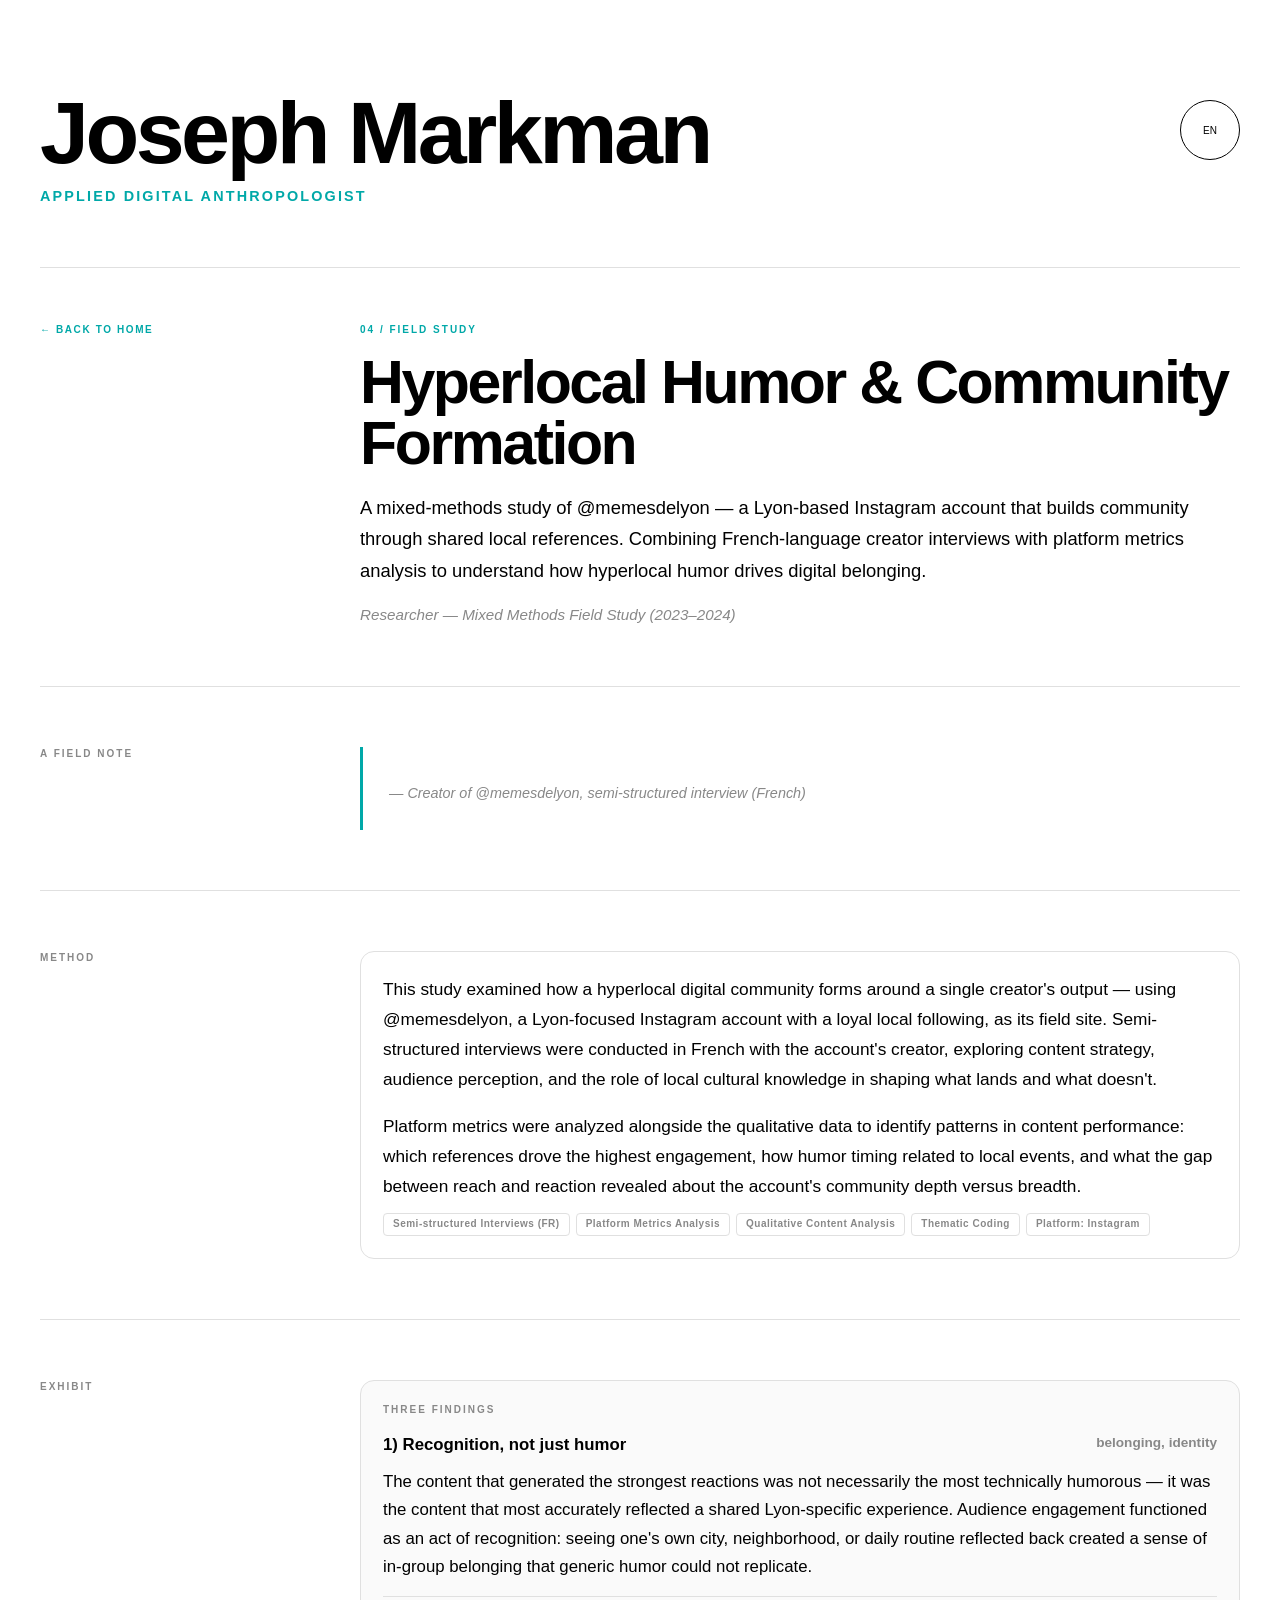
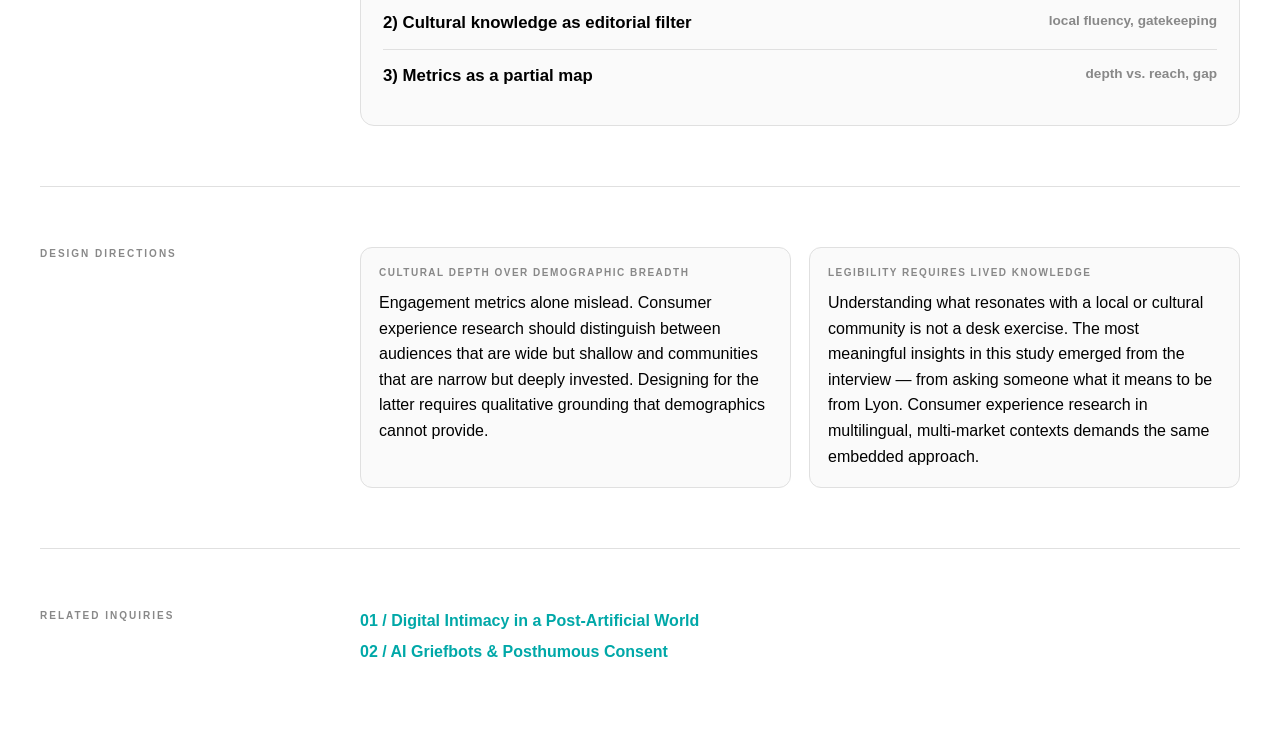
<file: memesdelyon.html>
<!doctype html>
<html lang="en">
<head>
  <meta charset="utf-8" />
  <meta name="viewport" content="width=device-width, initial-scale=1" />
  <title>Hyperlocal Humor & Community Formation | Joseph Markman</title>

  <link rel="icon" href="favicon.ico" sizes="any">
  <link rel="manifest" href="site.webmanifest">
  <link rel="stylesheet" href="style.css" />
  <script data-goatcounter="https://josephmarkman.goatcounter.com/count" async src="//gc.zgo.at/count.js"></script>

  <style>
    :root{
      --black:#000; --white:#fff; --line:#e0e0e0;
      --text-muted:#888; --brand-teal:#00a8a8;
      --bg-color:var(--white); --font-color:var(--black);
      --card-bg:#fafafa;
    }
    @media (prefers-color-scheme: dark){
      :root{
        --black:#f2f2f2; --white:#121212; --line:#333;
        --text-muted:#999; --brand-teal:#00d1d1;
        --bg-color:var(--white); --font-color:var(--black);
        --card-bg:#1a1a1a;
      }
    }

    *{box-sizing:border-box;margin:0;padding:0}
    body{
      font-family:"Helvetica Neue",Helvetica,Arial,sans-serif;
      background:var(--bg-color); color:var(--font-color);
      line-height:1.45; -webkit-font-smoothing:antialiased;
      padding:0 20px; -webkit-tap-highlight-color:transparent;
    }
    .page{max-width:1400px;margin:0 auto}
    @media (min-width:1024px){ body{padding:0 40px} }

    .presence{
      padding:60px 0 40px 0;
      display:flex; justify-content:space-between; align-items:flex-start;
    }
    @media (min-width:1024px){ .presence{padding:100px 0 60px 0} }
    .header-text{flex:1;overflow:hidden;padding-right:25px}
    .name{font-size:3.2rem;font-weight:700;letter-spacing:-0.04em;line-height:0.85;margin-bottom:15px}
    @media (min-width:1024px){.name{font-size:5.5rem;line-height:0.75;margin-bottom:20px}}
    .subtitle{font-size:0.85rem;text-transform:uppercase;letter-spacing:0.12em;font-weight:bold;color:var(--brand-teal);white-space:nowrap}
    @media (min-width:1024px){.subtitle{font-size:0.9rem;letter-spacing:0.15em}}
    .toggle-wrapper{flex-shrink:0}
    .lang-toggle{
      background:none;border:1px solid var(--font-color);border-radius:50%;
      width:60px;height:60px;font-size:10px;cursor:pointer;
      display:flex;align-items:center;justify-content:center;
      color:var(--font-color);transition:all 0.3s ease;
    }
    @media (max-width:1023px){.lang-toggle{width:55px;height:55px;font-size:9px}}
    @media (hover:hover){.lang-toggle:hover{background:var(--brand-teal);border-color:var(--brand-teal);color:var(--white)}}
    .lang-toggle:focus{outline:none}

    .section{
      border-top:1px solid var(--line);padding:40px 0;
      display:flex;flex-direction:column;gap:25px;
    }
    @media (min-width:1024px){.section{display:grid;grid-template-columns:280px 1fr;gap:40px;padding:60px 0}}
    .section-title{font-size:10px;text-transform:uppercase;letter-spacing:0.2em;color:var(--text-muted);font-weight:700}

    .section.inquiry-page-intro{padding-top:55px}
    .left-rail{display:flex;flex-direction:column;gap:18px;align-items:flex-start}
    .back-link{font-size:10px;text-transform:uppercase;letter-spacing:0.16em;font-weight:700;color:var(--brand-teal);text-decoration:none}

    .hero-wrap{max-width:900px}
    .kicker{font-size:10px;text-transform:uppercase;letter-spacing:0.2em;color:var(--brand-teal);font-weight:700;margin-bottom:15px}
    .title-big{font-size:clamp(2.1rem,5.5vw,3.8rem);font-weight:700;letter-spacing:-0.04em;line-height:1.0;margin-bottom:18px}
    .lede{font-size:1.15rem;line-height:1.7;max-width:900px;margin-bottom:14px}
    .meta-line{font-size:0.95rem;color:var(--text-muted);font-style:italic;margin-top:18px}

    .quote-highlight{border-left:3px solid var(--brand-teal);padding:26px 0 26px 26px;max-width:820px}
    .quote-text{font-size:1.35rem;font-weight:600;line-height:1.4;letter-spacing:-0.02em;margin-bottom:10px}
    .quote-source{font-size:0.9rem;color:var(--text-muted);font-style:italic}

    .card{border:1px solid var(--line);border-radius:14px;padding:22px;background:var(--card-bg);max-width:950px}
    .card-title{font-size:10px;text-transform:uppercase;letter-spacing:0.2em;color:var(--text-muted);margin-bottom:16px;font-weight:700}
    details{border-top:1px solid var(--line);padding:14px 0}
    details:first-of-type{border-top:none;padding-top:0}
    summary{cursor:pointer;list-style:none;font-weight:700;font-size:1.05rem;display:flex;justify-content:space-between;gap:18px}
    summary::-webkit-details-marker{display:none}
    .summary-hint{font-size:0.85rem;color:var(--text-muted);font-weight:600}
    .details-body{margin-top:10px;font-size:1.05rem;line-height:1.7;color:var(--font-color)}

    .note-block{border:1px solid var(--line);border-radius:14px;padding:22px;max-width:950px}
    .note-body p{font-size:1.08rem;line-height:1.75;margin-bottom:16px}
    .note-body p:last-child{margin-bottom:0}

    .method-chips{display:flex;flex-wrap:wrap;gap:6px;margin-top:12px}
    .method-chip{font-size:10px;border:1px solid var(--line);border-radius:4px;padding:3px 9px;color:var(--text-muted);font-weight:600;letter-spacing:0.05em}

    .subgrid{display:grid;grid-template-columns:1fr;gap:14px;max-width:950px}
    @media (min-width:768px){.subgrid{grid-template-columns:repeat(2,1fr);gap:18px}}
    .mini-card{border:1px solid var(--line);border-radius:12px;padding:18px;background:var(--card-bg)}
    .mini-title{font-size:10px;text-transform:uppercase;letter-spacing:0.15em;color:var(--text-muted);margin-bottom:10px;font-weight:700}
    .mini-text{font-size:1rem;line-height:1.6;color:var(--font-color)}

    .related a{color:var(--brand-teal);font-weight:700;display:block;margin-bottom:8px;text-decoration:none}
  </style>
</head>

<body>
  <main class="page">

    <header class="presence">
      <div class="header-text">
        <h1 class="name">Joseph Markman</h1>
        <p class="subtitle"
           data-en="Applied Digital Anthropologist"
           data-fr="Anthropologue numérique appliqué">Applied Digital Anthropologist</p>
      </div>
      <div class="toggle-wrapper">
        <button class="lang-toggle" type="button" id="langToggle">EN</button>
      </div>
    </header>

    <!-- Intro -->
    <section class="section inquiry-page-intro">
      <div class="left-rail">
        <a class="back-link" href="index.html"
           data-en="← Back to home"
           data-fr="← Retour à l'accueil">← Back to home</a>
      </div>

      <div class="section-content hero-wrap">
        <div class="kicker"
             data-en="04 / Field Study"
             data-fr="04 / Étude de terrain">04 / Field Study</div>

        <h1 class="title-big"
            data-en="Hyperlocal Humor & Community Formation"
            data-fr="Humour hyperlocal & formation de communauté">Hyperlocal Humor & Community Formation</h1>

        <p class="lede"
           data-en="A mixed-methods study of @memesdelyon — a Lyon-based Instagram account that builds community through shared local references. Combining French-language creator interviews with platform metrics analysis to understand how hyperlocal humor drives digital belonging."
           data-fr="Une étude mixte autour de @memesdelyon — un compte Instagram lyonnais qui construit sa communauté à travers des références locales partagées. Alliant entretiens en français avec le créateur et analyse des métriques de plateforme pour comprendre comment l'humour hyperlocal génère de l'appartenance numérique.">
          A mixed-methods study of @memesdelyon — a Lyon-based Instagram account that builds community through shared local references. Combining French-language creator interviews with platform metrics analysis to understand how hyperlocal humor drives digital belonging.
        </p>

        <p class="meta-line"
           data-en="Researcher — Mixed Methods Field Study (2023–2024)"
           data-fr="Chercheur — Étude de terrain méthodes mixtes (2023–2024)">
          Researcher — Mixed Methods Field Study (2023–2024)
        </p>
      </div>
    </section>

    <!-- Field note -->
    <section class="section">
      <h2 class="section-title"
          data-en="A field note"
          data-fr="Note de terrain">A field note</h2>

      <div class="section-content">
        <div class="quote-highlight">
          <p class="quote-text"
             data-en=""When you post a meme about Place Bellecour and 800 people react, it's not because it's funny — it's because they feel seen.""
             data-fr="« Quand tu postes un mème sur la place Bellecour et que 800 personnes réagissent, c'est pas parce que c'est drôle — c'est parce qu'elles se sentent vues. »">
            "When you post a meme about Place Bellecour and 800 people react, it's not because it's funny — it's because they feel seen."
          </p>
          <p class="quote-source"
             data-en="— Creator of @memesdelyon, semi-structured interview (French)"
             data-fr="— Créateur de @memesdelyon, entretien semi-directif (français)">
            — Creator of @memesdelyon, semi-structured interview (French)
          </p>
        </div>
      </div>
    </section>

    <!-- Method -->
    <section class="section">
      <h2 class="section-title"
          data-en="Method"
          data-fr="Méthode">Method</h2>

      <div class="section-content">
        <div class="note-block">
          <div class="note-body">
            <p data-en="This study examined how a hyperlocal digital community forms around a single creator's output — using @memesdelyon, a Lyon-focused Instagram account with a loyal local following, as its field site. Semi-structured interviews were conducted in French with the account's creator, exploring content strategy, audience perception, and the role of local cultural knowledge in shaping what lands and what doesn't."
               data-fr="Cette étude a examiné comment une communauté numérique hyperlocale se constitue autour de la production d'un seul créateur — en prenant pour terrain @memesdelyon, un compte Instagram centré sur Lyon avec un public local fidèle. Des entretiens semi-directifs ont été menés en français avec le créateur du compte, explorant la stratégie de contenu, la perception de l'audience et le rôle de la connaissance culturelle locale dans ce qui résonne ou non.">
              This study examined how a hyperlocal digital community forms around a single creator's output — using @memesdelyon, a Lyon-focused Instagram account with a loyal local following, as its field site. Semi-structured interviews were conducted in French with the account's creator, exploring content strategy, audience perception, and the role of local cultural knowledge in shaping what lands and what doesn't.
            </p>
            <p data-en="Platform metrics were analyzed alongside the qualitative data to identify patterns in content performance: which references drove the highest engagement, how humor timing related to local events, and what the gap between reach and reaction revealed about the account's community depth versus breadth."
               data-fr="Les métriques de la plateforme ont été analysées en parallèle des données qualitatives pour identifier des patterns de performance des contenus : quelles références généraient le plus fort engagement, comment le timing de l'humour s'articulait avec les événements locaux, et ce que l'écart entre portée et réaction révélait de la profondeur communautaire par rapport à l'étendue du compte.">
              Platform metrics were analyzed alongside the qualitative data to identify patterns in content performance: which references drove the highest engagement, how humor timing related to local events, and what the gap between reach and reaction revealed about the account's community depth versus breadth.
            </p>
          </div>
          <div class="method-chips">
            <span class="method-chip" data-en="Semi-structured Interviews (FR)" data-fr="Entretiens semi-directifs (FR)">Semi-structured Interviews (FR)</span>
            <span class="method-chip" data-en="Platform Metrics Analysis" data-fr="Analyse des métriques de plateforme">Platform Metrics Analysis</span>
            <span class="method-chip" data-en="Qualitative Content Analysis" data-fr="Analyse qualitative de contenu">Qualitative Content Analysis</span>
            <span class="method-chip" data-en="Thematic Coding" data-fr="Codage thématique">Thematic Coding</span>
            <span class="method-chip" data-en="Platform: Instagram" data-fr="Plateforme : Instagram">Platform: Instagram</span>
          </div>
        </div>
      </div>
    </section>

    <!-- Findings -->
    <section class="section">
      <h2 class="section-title"
          data-en="Exhibit"
          data-fr="Exposition">Exhibit</h2>

      <div class="section-content">
        <div class="card">
          <div class="card-title"
               data-en="Three findings"
               data-fr="Trois constats">Three findings</div>

          <details open>
            <summary>
              <span data-en="1) Recognition, not just humor" data-fr="1) La reconnaissance, pas seulement l'humour">1) Recognition, not just humor</span>
              <span class="summary-hint" data-en="belonging, identity" data-fr="appartenance, identité">belonging, identity</span>
            </summary>
            <div class="details-body"
                 data-en="The content that generated the strongest reactions was not necessarily the most technically humorous — it was the content that most accurately reflected a shared Lyon-specific experience. Audience engagement functioned as an act of recognition: seeing one's own city, neighborhood, or daily routine reflected back created a sense of in-group belonging that generic humor could not replicate."
                 data-fr="Les contenus qui suscitaient les réactions les plus fortes n'étaient pas forcément les plus techniquement drôles — c'était ceux qui reflétaient le plus fidèlement une expérience partagée et spécifiquement lyonnaise. L'engagement du public fonctionnait comme un acte de reconnaissance : voir sa propre ville, son quartier ou sa routine quotidienne renvoyés en miroir créait un sentiment d'appartenance au groupe que l'humour générique ne pouvait pas reproduire.">
              The content that generated the strongest reactions was not necessarily the most technically humorous — it was the content that most accurately reflected a shared Lyon-specific experience. Audience engagement functioned as an act of recognition: seeing one's own city, neighborhood, or daily routine reflected back created a sense of in-group belonging that generic humor could not replicate.
            </div>
          </details>

          <details>
            <summary>
              <span data-en="2) Cultural knowledge as editorial filter" data-fr="2) La connaissance culturelle comme filtre éditorial">2) Cultural knowledge as editorial filter</span>
              <span class="summary-hint" data-en="local fluency, gatekeeping" data-fr="fluidité locale, sélection">local fluency, gatekeeping</span>
            </summary>
            <div class="details-body"
                 data-en="The creator's content strategy relied implicitly on deep local knowledge — not just of places, but of attitudes, social hierarchies, and what Lyonnais take pride or issue with. This cultural fluency was not something that could be algorithmically derived: it required lived experience, participant observation, and genuine embeddedness in the local social fabric. The metrics bore this out: posts requiring local knowledge to decode outperformed broader topical humor."
                 data-fr="La stratégie de contenu du créateur reposait implicitement sur une connaissance locale approfondie — pas seulement des lieux, mais aussi des attitudes, des hiérarchies sociales et de ce que les Lyonnais valorisent ou critiquent. Cette aisance culturelle ne pouvait pas être dérivée algorithmiquement : elle exigeait une expérience vécue, une observation participante et un véritable ancrage dans le tissu social local. Les métriques le confirmaient : les publications nécessitant une connaissance locale pour être décodées surpassaient l'humour thématique plus large.">
              The creator's content strategy relied implicitly on deep local knowledge — not just of places, but of attitudes, social hierarchies, and what Lyonnais take pride or issue with. This cultural fluency was not something that could be algorithmically derived: it required lived experience, participant observation, and genuine embeddedness in the local social fabric. The metrics bore this out: posts requiring local knowledge to decode outperformed broader topical humor.
            </div>
          </details>

          <details>
            <summary>
              <span data-en="3) Metrics as a partial map" data-fr="3) Les métriques comme carte partielle">3) Metrics as a partial map</span>
              <span class="summary-hint" data-en="depth vs. reach, gap" data-fr="profondeur vs. portée, écart">depth vs. reach, gap</span>
            </summary>
            <div class="details-body"
                 data-en="Platform analytics revealed consistent divergence between reach (how many people saw a post) and reaction (saves, comments, shares). High-reach posts tended to be referentially broad; high-reaction posts were often narrow and local. This gap — invisible to an algorithm optimizing for impressions — was only legible through qualitative context. The creator navigated it intuitively; the research made the pattern explicit."
                 data-fr="Les analyses de plateforme révélaient une divergence constante entre la portée (combien de personnes voyaient une publication) et la réaction (enregistrements, commentaires, partages). Les publications à forte portée tendaient à être référentiellement larges ; les publications à forte réaction étaient souvent étroites et locales. Cet écart — invisible à un algorithme optimisant les impressions — n'était lisible qu'à travers un contexte qualitatif. Le créateur le naviguait intuitivement ; la recherche en a rendu le pattern explicite.">
              Platform analytics revealed consistent divergence between reach (how many people saw a post) and reaction (saves, comments, shares). High-reach posts tended to be referentially broad; high-reaction posts were often narrow and local. This gap — invisible to an algorithm optimizing for impressions — was only legible through qualitative context. The creator navigated it intuitively; the research made the pattern explicit.
            </div>
          </details>
        </div>
      </div>
    </section>

    <!-- Design directions -->
    <section class="section">
      <h2 class="section-title"
          data-en="Design directions"
          data-fr="Pistes de design">Design directions</h2>

      <div class="section-content">
        <div class="subgrid">
          <div class="mini-card">
            <div class="mini-title"
                 data-en="Cultural depth over demographic breadth"
                 data-fr="Profondeur culturelle plutôt que largeur démographique">Cultural depth over demographic breadth</div>
            <div class="mini-text"
                 data-en="Engagement metrics alone mislead. Consumer experience research should distinguish between audiences that are wide but shallow and communities that are narrow but deeply invested. Designing for the latter requires qualitative grounding that demographics cannot provide."
                 data-fr="Les métriques d'engagement seules induisent en erreur. La recherche en expérience consommateur doit distinguer les audiences larges mais superficielles des communautés étroites mais profondément investies. Concevoir pour ces dernières requiert un ancrage qualitatif que la démographie ne peut pas fournir.">
              Engagement metrics alone mislead. Consumer experience research should distinguish between audiences that are wide but shallow and communities that are narrow but deeply invested. Designing for the latter requires qualitative grounding that demographics cannot provide.
            </div>
          </div>

          <div class="mini-card">
            <div class="mini-title"
                 data-en="Legibility requires lived knowledge"
                 data-fr="La lisibilité exige un savoir vécu">Legibility requires lived knowledge</div>
            <div class="mini-text"
                 data-en="Understanding what resonates with a local or cultural community is not a desk exercise. The most meaningful insights in this study emerged from the interview — from asking someone what it means to be from Lyon. Consumer experience research in multilingual, multi-market contexts demands the same embedded approach."
                 data-fr="Comprendre ce qui résonne auprès d'une communauté locale ou culturelle n'est pas un exercice de bureau. Les insights les plus significatifs de cette étude ont émergé de l'entretien — en demandant à quelqu'un ce que cela signifie d'être lyonnais. La recherche en expérience consommateur dans des contextes multilingues et multi-marchés exige la même approche ancrée.">
              Understanding what resonates with a local or cultural community is not a desk exercise. The most meaningful insights in this study emerged from the interview — from asking someone what it means to be from Lyon. Consumer experience research in multilingual, multi-market contexts demands the same embedded approach.
            </div>
          </div>
        </div>
      </div>
    </section>

    <!-- Related -->
    <section class="section">
      <h2 class="section-title"
          data-en="Related inquiries"
          data-fr="Enquêtes liées">Related inquiries</h2>

      <div class="section-content related">
        <a href="digital-intimacy.html"
           data-en="01 / Digital Intimacy in a Post-Artificial World"
           data-fr="01 / Intimité numérique dans un monde post-artificiel">01 / Digital Intimacy in a Post-Artificial World</a>
        <a href="griefbots.html"
           data-en="02 / AI Griefbots & Posthumous Consent"
           data-fr="02 / Griefbots IA & consentement posthume">02 / AI Griefbots & Posthumous Consent</a>
      </div>
    </section>

  </main>

  <script>
    const btn = document.getElementById('langToggle');
    const translatable = document.querySelectorAll('[data-en]');

    function updateTextContent(isEn) {
      translatable.forEach(el => {
        el.textContent = isEn ? el.getAttribute('data-en') : el.getAttribute('data-fr');
      });
    }

    updateTextContent(true);

    btn.addEventListener('click', () => {
      const isCurrentlyEn = btn.textContent.trim() === 'EN';
      btn.textContent = isCurrentlyEn ? 'FR' : 'EN';
      updateTextContent(!isCurrentlyEn);
    });
  </script>
</body>
</html>
</file>
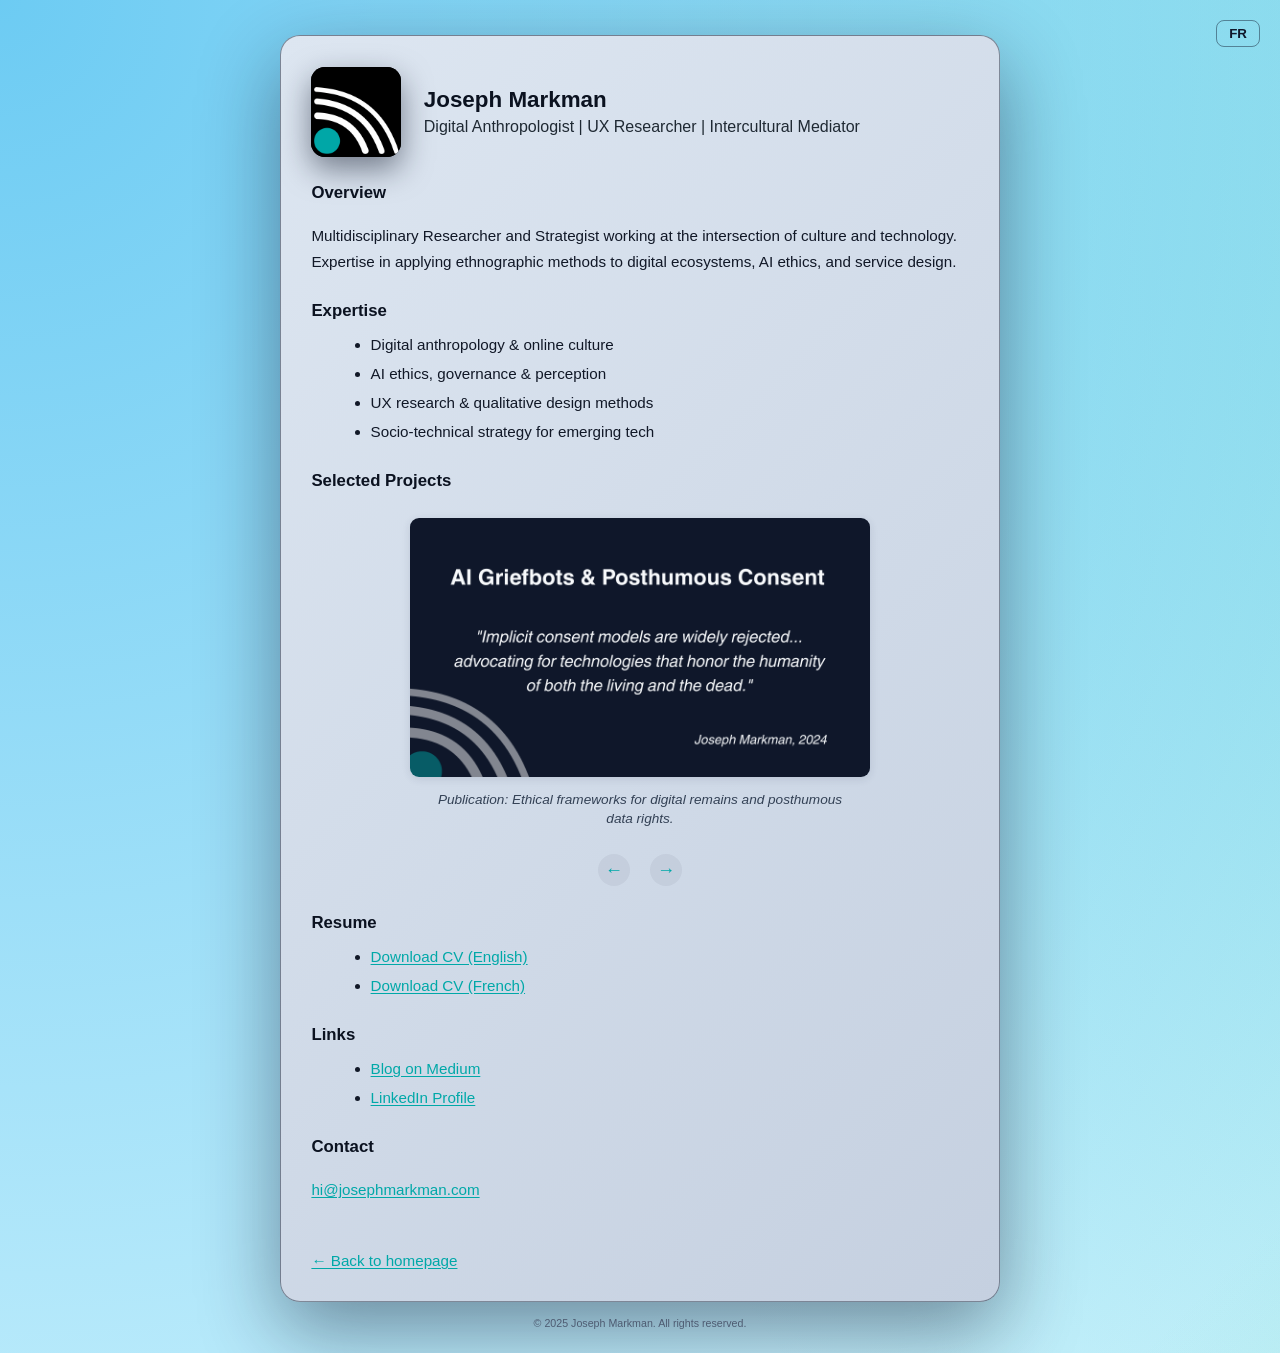
<file: research.html>
<!DOCTYPE html>
<html lang="en">
<head>
  <meta charset="UTF-8">
  <title>Joseph Markman | Digital Anthropology &amp; AI Research</title>
  <meta name="viewport" content="width=device-width, initial-scale=1.0">

  <script data-goatcounter="https://josephmarkman.goatcounter.com/count" async src="//gc.zgo.at/count.js"></script>

  <style>
    :root {
      --teal: #00a8a8;
      --blue: #0ea5e9;
      --green: #22c55e;
      --ink: #0f172a;
      --card-bg-top: #dde6f1;
      --card-bg-bottom: #c5d0e0;
      --border-soft: rgba(15, 23, 42, 0.45);
      --shadow-soft: 0 28px 80px rgba(15, 23, 42, 0.45);
      --radius-lg: 20px;
    }

    * { box-sizing: border-box; }

    body {
      margin: 0;
      font-family: "Helvetica Neue", Helvetica, Arial, system-ui, -apple-system, sans-serif;
      -webkit-font-smoothing: antialiased;
      min-height: 100vh;
      display: flex;
      justify-content: center;
      align-items: stretch;
      background: radial-gradient(circle at 0% 0%, rgba(14, 165, 233, 0.55) 0, transparent 55%), radial-gradient(circle at 100% 100%, rgba(34, 197, 94, 0.55) 0, transparent 55%), radial-gradient(circle at 100% 0%, rgba(6, 182, 184, 0.55) 0, transparent 60%), #e0faff;
      background-size: 210% 210%;
      animation: bgDrift 18s ease-in-out infinite alternate;
    }

    @keyframes bgDrift { 0% { background-position: 0% 0%; } 100% { background-position: 100% 100%; } }

    /* ===== LANG TOGGLE ===== */
    .lang-container {
      position: absolute; 
      top: 20px; 
      right: 20px; 
      z-index: 100;
    }

    #lang-toggle {
      background: none; 
      border: 1px solid var(--border-soft); 
      border-radius: 8px; 
      padding: 5px 12px; 
      cursor: pointer; 
      font-weight: 600; 
      font-family: inherit;
      color: var(--ink);
      transition: all 0.2s ease;
    }

    .page-shell { width: 100%; max-width: 900px; min-height: 100vh; padding: 2.2rem 1.2rem 1.4rem; display: flex; flex-direction: column; }
    main { flex: 1; display: flex; justify-content: center; align-items: center; }

    .simple-card {
      width: 100%;
      max-width: 720px;
      background: linear-gradient(135deg, var(--card-bg-top), var(--card-bg-bottom));
      border-radius: var(--radius-lg);
      box-shadow: var(--shadow-soft);
      padding: 1.9em 1.9em 1.7em;
      border: 1px solid var(--border-soft);
      position: relative;
      overflow: hidden;
      isolation: isolate;
    }

    .simple-header { display: flex; align-items: center; gap: 1.4rem; margin-bottom: 1.4rem; }
    .logo-box { width: 90px; height: 90px; border-radius: 14px; overflow: hidden; display: flex; align-items: center; justify-content: center; box-shadow: 0 12px 30px rgba(15, 23, 42, 0.5); flex-shrink: 0; background: #000; }
    .logo-box img { width: 100%; height: auto; display: block; object-fit: contain; }

    .simple-title-block h1 { margin: 0; font-size: 1.4rem; font-weight: 600; color: #0b1220; }
    .simple-title-block h2 { margin: 0.3rem 0 0; font-size: 1rem; color: #1f2933; font-weight: 400; }

    .simple-content { font-size: 0.95rem; line-height: 1.7; color: #111827; }
    .simple-content h3 { margin-top: 1.4rem; margin-bottom: 0.4rem; font-size: 1.05rem; color: #0b1220; }
    .simple-content ul { margin: 0.4rem 0 0.8rem 1.2rem; }
    .simple-content li { margin: 0.2rem 0; }
    .simple-content a { color: var(--teal); text-decoration: underline; text-underline-offset: 0.16em; }
    
    .carousel { max-width: 460px; margin: 1.5em auto 0.5em auto; text-align: center; }
    .carousel img { width: 100%; max-width: 460px; border-radius: 9px; box-shadow: 0 2px 8px rgba(30,40,70,0.12); display: none; }
    .carousel img.active { display: block; }
    .carousel-caption { min-height: 64px; font-size: 0.85rem; color: #334155; font-style: italic; margin-top: 0.8rem; padding: 0 1rem; line-height: 1.4; }
    .carousel-controls { margin-bottom: 1.5em; }
    .carousel-controls button { background: rgba(15, 23, 42, 0.05); border: none; margin: 0 8px; border-radius: 50%; width: 32px; height: 32px; font-size: 1.2em; cursor: pointer; color: var(--teal); }

    .back-link { margin-top: 2em; display: inline-block; color: var(--teal); text-decoration: underline; }
    footer { margin-top: 0.8rem; text-align: center; font-size: 0.8rem; color: #64748b; }

    /* ===== MOBILE / OVERLAP FIX ===== */
    @media (max-width: 640px) {
      .lang-container {
        top: 10px;
        right: 10px;
      }
      #lang-toggle {
        padding: 4px 10px;
        font-size: 0.75rem;
        background: rgba(227, 249, 255, 0.7); 
        backdrop-filter: blur(8px);
        -webkit-backdrop-filter: blur(8px);
        border: 1px solid rgba(15, 23, 42, 0.2);
      }
      .page-shell { padding-top: 3.5rem; }
      .logo-box { width: 70px; height: 70px; }
      .simple-title-block h1 { font-size: 1.2rem; }
      .carousel { max-width: 100%; }
    }
  </style>
</head>
<body>
  <div class="lang-container">
    <button id="lang-toggle">FR</button>
  </div>

  <div class="page-shell">
    <main>
      <article class="simple-card">
        <header class="simple-header">
          <div class="logo-box"><img src="ai-anthro-logo.png" alt="Logo"></div>
          <div class="simple-title-block">
            <h1 class="lang" data-en="Joseph Markman" data-fr="Joseph Markman">Joseph Markman</h1>
            <h2 class="lang" 
                data-en="Digital Anthropologist | UX Researcher | Intercultural Mediator" 
                data-fr="Anthropologue numérique | Chercheur UX | Médiateur interculturel">
                Digital Anthropologist | UX Researcher | Intercultural Mediator
            </h2>
          </div>
        </header>

        <section class="simple-content">
          <h3 class="lang" data-en="Overview" data-fr="Profil Professionnel">Overview</h3>
          <p class="lang" 
             data-en="Multidisciplinary Researcher and Strategist working at the intersection of culture and technology. Expertise in applying ethnographic methods to digital ecosystems, AI ethics, and service design." 
             data-fr="Chercheur et stratège pluridisciplinaire à l'intersection de la culture et de la technologie. Expert dans l'application des méthodes ethnographiques aux écosystèmes numériques, à l'éthique de l'IA et au design de service.">
             Multidisciplinary Researcher and Strategist working at the intersection of culture and technology. Expertise in applying ethnographic methods to digital ecosystems, AI ethics, and service design.
          </p>

          <h3 class="lang" data-en="Expertise" data-fr="Compétences">Expertise</h3>
          <ul>
            <li class="lang" data-en="Digital anthropology & online culture" data-fr="Ethnographie numérique et cultures en ligne">Digital anthropology & online culture</li>
            <li class="lang" data-en="AI ethics, governance & perception" data-fr="Éthique, gouvernance et perception de l'IA">AI ethics, governance & perception</li>
            <li class="lang" data-en="UX research & qualitative design methods" data-fr="UX Research et méthodes de design qualitatif">UX research & qualitative design methods</li>
            <li class="lang" data-en="Socio-technical strategy for emerging tech" data-fr="Stratégie socio-technique pour les tech émergentes">Socio-technical strategy for emerging tech</li>
          </ul>

          <h3 class="lang" data-en="Selected Projects" data-fr="Projets Sélectionnés">Selected Projects</h3>
          <div class="carousel" id="carousel">
            <img src="1.png" alt="AI Ethics" class="active" 
                 data-en-cap="Publication: Ethical frameworks for digital remains and posthumous data rights."
                 data-fr-cap="Publication : Cadres éthiques pour les restes numériques et droits posthumes.">
            
            <img src="2.png" alt="Memes de Lyon"
                 data-en-cap="Case Study: Ethnographic analysis of hyperlocal digital culture and infrastructures."
                 data-fr-cap="Étude de cas : Analyse ethnographique de la culture numérique hyper-locale.">
            
            <img src="3.png" alt="Digital Intimacy Talk"
                 data-en-cap="Public Speaking: 'Digital Intimacy in a Post-Artificial World' (Bologna, 2025)."
                 data-fr-cap="Conférence : 'L'intimité numérique dans un monde post-artificiel' (Bologne, 2025).">
            
            <img src="4.png" alt="Co-liminal Model"
                 data-en-cap="Framework: Mapping the 'third space' of agency in human-AI interaction."
                 data-fr-cap="Cadre théorique : Cartographie du tiers-espace d'agence dans l'interaction Homme-IA.">

            <img src="5.png" alt="Auxlia"
                 data-en-cap="Service Design: Addressing systemic market gaps through cognitive accessibility."
                 data-fr-cap="Design de service : Solutions d'accessibilité cognitive pour combler les lacunes du marché.">
            
            <div id="carousel-caption" class="carousel-caption">Publication: Ethical frameworks for digital remains and posthumous data rights.</div>
            
            <div class="carousel-controls">
              <button onclick="prevImage()">&#8592;</button>
              <button onclick="nextImage()">&#8594;</button>
            </div>
          </div>

          <h3 class="lang" data-en="Resume" data-fr="Curriculum Vitae">Resume</h3>
          <ul>
            <li><a href="Joseph_Markman_CV_EN.pdf" target="_blank" class="lang" data-en="Download CV (English)" data-fr="Télécharger le CV (Anglais)">Download CV (English)</a></li>
            <li><a href="Markman_Joseph_CV_FR.pdf" target="_blank" class="lang" data-en="Download CV (French)" data-fr="Télécharger le CV (Français)">Download CV (French)</a></li>
          </ul>

          <h3 class="lang" data-en="Links" data-fr="Liens">Links</h3>
          <ul>
            <li><a href="https://medium.com/@josephmarkman" target="_blank" class="lang" data-en="Blog on Medium" data-fr="Blog sur Medium">Blog on Medium</a></li>
            <li><a href="https://linkedin.com/in/josephmarkmanux" target="_blank" class="lang" data-en="LinkedIn Profile" data-fr="Profil LinkedIn">LinkedIn Profile</a></li>
          </ul>

          <h3 class="lang" data-en="Contact" data-fr="Contact">Contact</h3>
          <p><a href="mailto:hi@josephmarkman.com">hi@josephmarkman.com</a></p>
          <a href="index.html" class="back-link lang" data-en="← Back to homepage" data-fr="← Retour à l'accueil">← Back to homepage</a>
        </section>
      </article>
    </main>

    <footer><small>&copy; 2025 Joseph Markman. All rights reserved.</small></footer>
  </div>

  <script>
    const images = document.querySelectorAll('#carousel img');
    const captionEl = document.getElementById('carousel-caption');
    let idx = 0;
    let currentLang = localStorage.getItem('preferredLang') || 'en';

    function updateCaption() {
      const activeImg = images[idx];
      captionEl.innerText = activeImg.getAttribute(`data-${currentLang}-cap`);
    }

    function showImage(i) {
      images.forEach(img => img.classList.remove('active'));
      images[i].classList.add('active');
      idx = i;
      updateCaption();
    }

    function nextImage() { idx = (idx + 1) % images.length; showImage(idx); }
    function prevImage() { idx = (idx - 1 + images.length) % images.length; showImage(idx); }

    const toggleBtn = document.getElementById('lang-toggle');
    const applyLang = (lang) => {
      currentLang = lang;
      toggleBtn.innerText = lang === 'en' ? 'FR' : 'EN';
      document.querySelectorAll('.lang').forEach(el => {
        const newText = el.getAttribute(`data-${lang}`);
        if (newText) el.innerText = newText;
      });
      updateCaption();
      document.documentElement.lang = lang;
    };

    applyLang(currentLang);
    toggleBtn.addEventListener('click', () => {
      const nextLang = currentLang === 'en' ? 'fr' : 'en';
      localStorage.setItem('preferredLang', nextLang);
      applyLang(nextLang);
    });
  </script>
</body>
</html>
</file>
<file: style.css>
:root {
    --black: #000000;
    --white: #ffffff;
    --line: #e0e0e0;
    --text-muted: #888;
    --brand-teal: #00a8a8;
    --bg-color: var(--white);
    --font-color: var(--black);
}

@media (prefers-color-scheme: dark) {
    :root {
        --black: #f2f2f2;
        --white: #121212;
        --line: #333333;
        --text-muted: #999;
        --brand-teal: #00d1d1;
        --bg-color: var(--white);
        --font-color: var(--black);
    }
}

* { margin: 0; padding: 0; box-sizing: border-box; }

body {
    font-family: "Helvetica Neue", Helvetica, Arial, sans-serif;
    background: var(--bg-color);
    color: var(--font-color);
    line-height: 1.4;
    -webkit-font-smoothing: antialiased;
    padding: 0 20px;
    -webkit-tap-highlight-color: transparent;
}

.page { max-width: 1400px; margin: 0 auto; }
a { text-decoration: none; color: inherit; transition: all 0.2s ease; }

/* HEADER */
.presence {
    padding: 60px 0 40px 0;
    display: flex;
    justify-content: space-between;
    align-items: flex-start;
}

.header-text { flex: 1; overflow: hidden; padding-right: 25px; }

.name {
    font-size: 3.2rem;
    font-weight: 700;
    letter-spacing: -0.04em;
    line-height: 0.85;
    margin-bottom: 15px;
}

.subtitle {
    font-size: 0.85rem;
    text-transform: uppercase;
    letter-spacing: 0.12em;
    font-weight: bold;
    color: var(--brand-teal);
    white-space: nowrap;
}

/* BUTTONS */
.toggle-wrapper { flex-shrink: 0; }

.lang-toggle, .cv-button {
    background: none;
    border: 1px solid var(--font-color);
    border-radius: 50%;
    width: 60px;
    height: 60px;
    font-size: 10px;
    cursor: pointer;
    display: flex;
    align-items: center;
    justify-content: center;
    flex-shrink: 0;
    color: var(--font-color);
    transition: all 0.3s ease;
}

/* DESKTOP HOVER */
@media (hover: hover) {
    .lang-toggle:hover, .cv-button:hover { background: var(--brand-teal); border-color: var(--brand-teal); color: var(--white); }
    .inquiry-link:hover .inquiry-title { color: var(--brand-teal); }
    .auxlia-link:hover, .email-link:hover { color: var(--font-color); }
}

/* MOBILE ACTIVE FEEDBACK */
@keyframes mobile-flash {
    0% { color: var(--brand-teal); }
    100% { color: var(--font-color); }
}
@keyframes mobile-flash-bg {
    0% { background: var(--brand-teal); border-color: var(--brand-teal); color: var(--white); }
    100% { background: none; border-color: var(--font-color); color: var(--font-color); }
}

.lang-toggle:active, .cv-button:active { animation: mobile-flash-bg 0.4s ease forwards; }
.inquiry-link:active .inquiry-title, .auxlia-link:active, .email-link:active { animation: mobile-flash 0.4s ease forwards; }

/* SECTIONS */
.section {
    border-top: 1px solid var(--line);
    padding: 40px 0;
    display: flex;
    flex-direction: column;
    gap: 25px;
}

.section-title {
    font-size: 10px;
    text-transform: uppercase;
    letter-spacing: 0.2em;
    color: var(--text-muted);
}

.materials-bold-list {
    font-size: 2.2rem;
    font-weight: 700;
    letter-spacing: -0.03em;
    line-height: 1.1;
}

/* INQUIRIES */
.inquiry { display: flex; flex-direction: column; gap: 15px; margin-bottom: 40px; }
.inquiry:last-child { margin-bottom: 0; }
.inquiry-meta { font-size: 10px; font-weight: bold; text-transform: uppercase; color: var(--brand-teal); }
.inquiry-title { font-size: 1.6rem; font-weight: 600; margin-bottom: 8px; line-height: 1.1; transition: color 0.2s ease; }
.inquiry-context { font-size: 0.95rem; color: var(--text-muted); margin-bottom: 12px; font-style: italic; }
.inquiry-text { font-size: 1.1rem; }

.auxlia-link, .email-link { color: var(--brand-teal); font-weight: 700; transition: color 0.2s ease; }

/* BREAKS */
.applied-break { height: 1.4em; }
.mobile-only-break-element { display: inline; }

/* FOOTER BASE */
.footer { border-top: 1px solid var(--line); padding: 30px 0 80px 0; }
.logo-seal { width: 40px; height: auto; display: block; }
.logo-dark { display: none; }
@media (prefers-color-scheme: dark) { .logo-light { display: none; } .logo-dark { display: block; } }

/* TEXT TOGGLE LOGIC */
.mobile-text { display: none; }

/* MOBILE SPECIFIC (< 1024px) */
@media (max-width: 1023px) {
    .subtitle { 
        /* Added padding-right to prevent accented character clipping */
        padding-right: 10px; 
        font-size: clamp(0.55rem, 3.0vw, 0.85rem); 
        letter-spacing: 0.1em;
        white-space: nowrap;
        display: block;
    } 

    .materials-bold-list { font-size: 1.9rem; }
    .materials-bold-list [data-full] { display: none; }
    .materials-bold-list [data-short] { display: block; }

    .inquiry-title { color: var(--font-color); }
    .mobile-text { display: block; }
    .desktop-text { display: none; }

    .mobile-only-break-element { 
        display: block; 
        content: ""; 
        margin-top: 1.4em; 
    }

    /* Footer Mobile: Adjusted Row Gap */
    .footer-grid { display: grid; grid-template-areas: "logo cv" "email cv"; row-gap: 2px; align-items: start; }
    .left-footer { grid-area: logo; display: contents; }
    .logo-wrap { grid-area: logo; display: block; }
    .logo-seal { width: 55px; height: 55px; } 
    .email-link { 
        grid-area: email; 
        font-size: 0.8rem; 
        text-align: left; 
        display: block;
        font-weight: normal;
        margin-top: -2px; /* Pulls email closer to logo */
    } 
    .cv-container { grid-area: cv; display: flex; gap: 8px; justify-content: flex-end; align-items: center; }
    
    .lang-toggle, .cv-button { width: 55px; height: 55px; font-size: 9px; }
}

/* DESKTOP (>= 1024px) */
@media (min-width: 1024px) {
    body { padding: 0 40px; }
    .presence { padding: 100px 0 60px 0; }
    .name { font-size: 5.5rem; line-height: 0.75; margin-bottom: 20px; }
    .subtitle { font-size: 0.9rem; letter-spacing: 0.15em; white-space: nowrap; }
    .section { display: grid; grid-template-columns: 280px 1fr; gap: 40px; padding: 60px 0; }
    .inquiry { display: grid; grid-template-columns: 120px 1fr; gap: 20px; }
    .inquiry-title { font-size: 1.8rem; }
    
    .footer-grid { display: flex; justify-content: space-between; align-items: center; }
    .left-footer { display: flex; align-items: center; gap: 20px; }
    .cv-container { display: flex; gap: 15px; }
    
    .materials-bold-list [data-full] { display: block; }
    .materials-bold-list [data-short] { display: none; }
    
    .mobile-only-break-element { display: inline; }
}

.lang-toggle:focus { outline: none; }

/* HEADER */
.presence {
    padding: 60px 0 40px 0;
    display: flex;
    justify-content: space-between;
    align-items: flex-start;
}

.header-text { flex: 1; overflow: hidden; padding-right: 25px; }

.name {
    font-size: 3.2rem;
    font-weight: 700;
    letter-spacing: -0.04em;
    line-height: 0.85;
    margin-bottom: 15px;
}

.subtitle {
    font-size: 0.85rem;
    text-transform: uppercase;
    letter-spacing: 0.12em;
    font-weight: bold;
    color: var(--brand-teal);
    white-space: nowrap;
}

/* BUTTONS */
.toggle-wrapper { flex-shrink: 0; }

.lang-toggle, .cv-button {
    background: none;
    border: 1px solid var(--font-color);
    border-radius: 50%;
    width: 60px;
    height: 60px;
    font-size: 10px;
    cursor: pointer;
    display: flex;
    align-items: center;
    justify-content: center;
    flex-shrink: 0;
    color: var(--font-color);
    transition: all 0.3s ease;
}

/* DESKTOP HOVER */
@media (hover: hover) {
    .lang-toggle:hover, .cv-button:hover { background: var(--brand-teal); border-color: var(--brand-teal); color: var(--white); }
    .inquiry-link:hover .inquiry-title { color: var(--brand-teal); }
    .auxlia-link:hover, .email-link:hover { color: var(--font-color); }
}

/* MOBILE ACTIVE FEEDBACK */
@keyframes mobile-flash {
    0% { color: var(--brand-teal); }
    100% { color: var(--font-color); }
}
@keyframes mobile-flash-bg {
    0% { background: var(--brand-teal); border-color: var(--brand-teal); color: var(--white); }
    100% { background: none; border-color: var(--font-color); color: var(--font-color); }
}

.lang-toggle:active, .cv-button:active { animation: mobile-flash-bg 0.4s ease forwards; }
.inquiry-link:active .inquiry-title, .auxlia-link:active, .email-link:active { animation: mobile-flash 0.4s ease forwards; }

/* SECTIONS */
.section {
    border-top: 1px solid var(--line);
    padding: 40px 0;
    display: flex;
    flex-direction: column;
    gap: 25px;
}

.section-title {
    font-size: 10px;
    text-transform: uppercase;
    letter-spacing: 0.2em;
    color: var(--text-muted);
}

.materials-bold-list {
    font-size: 2.2rem;
    font-weight: 700;
    letter-spacing: -0.03em;
    line-height: 1.1;
}

/* INQUIRIES */
.inquiry { display: flex; flex-direction: column; gap: 15px; margin-bottom: 40px; }
.inquiry:last-child { margin-bottom: 0; }
.inquiry-meta { font-size: 10px; font-weight: bold; text-transform: uppercase; color: var(--brand-teal); }
.inquiry-title { font-size: 1.6rem; font-weight: 600; margin-bottom: 8px; line-height: 1.1; transition: color 0.2s ease; }
.inquiry-context { font-size: 0.95rem; color: var(--text-muted); margin-bottom: 12px; font-style: italic; }
.inquiry-text { font-size: 1.1rem; }

.auxlia-link, .email-link { color: var(--brand-teal); font-weight: 700; transition: color 0.2s ease; }

/* BREAKS */
.applied-break { height: 1.4em; }
.mobile-only-break-element { display: inline; }

/* FOOTER BASE */
.footer { border-top: 1px solid var(--line); padding: 30px 0 80px 0; }
.logo-seal { width: 40px; height: auto; display: block; }
.logo-dark { display: none; }
@media (prefers-color-scheme: dark) { .logo-light { display: none; } .logo-dark { display: block; } }

/* TEXT TOGGLE LOGIC */
.mobile-text { display: none; }

/* MOBILE SPECIFIC (< 1024px) */
@media (max-width: 1023px) {
    .subtitle { 
        /* Added padding-right to prevent accented character clipping */
        padding-right: 10px; 
        font-size: clamp(0.55rem, 3.0vw, 0.85rem); 
        letter-spacing: 0.1em;
        white-space: nowrap;
        display: block;
    } 

    .materials-bold-list { font-size: 1.9rem; }
    .materials-bold-list [data-full] { display: none; }
    .materials-bold-list [data-short] { display: block; }

    .inquiry-title { color: var(--font-color); }
    .mobile-text { display: block; }
    .desktop-text { display: none; }

    .mobile-only-break-element { 
        display: block; 
        content: ""; 
        margin-top: 1.4em; 
    }

    /* Footer Mobile: Adjusted Row Gap */
    .footer-grid { display: grid; grid-template-areas: "logo cv" "email cv"; row-gap: 2px; align-items: start; }
    .left-footer { grid-area: logo; display: contents; }
    .logo-wrap { grid-area: logo; display: block; }
    .logo-seal { width: 55px; height: 55px; } 
    .email-link { 
        grid-area: email; 
        font-size: 0.8rem; 
        text-align: left; 
        display: block;
        font-weight: normal;
        margin-top: -2px; /* Pulls email closer to logo */
    } 
    .cv-container { grid-area: cv; display: flex; gap: 8px; justify-content: flex-end; align-items: center; }
    
    .lang-toggle, .cv-button { width: 55px; height: 55px; font-size: 9px; }
}

/* DESKTOP (>= 1024px) */
@media (min-width: 1024px) {
    body { padding: 0 40px; }
    .presence { padding: 100px 0 60px 0; }
    .name { font-size: 5.5rem; line-height: 0.75; margin-bottom: 20px; }
    .subtitle { font-size: 0.9rem; letter-spacing: 0.15em; white-space: nowrap; }
    .section { display: grid; grid-template-columns: 280px 1fr; gap: 40px; padding: 60px 0; }
    .inquiry { display: grid; grid-template-columns: 120px 1fr; gap: 20px; }
    .inquiry-title { font-size: 1.8rem; }
    
    .footer-grid { display: flex; justify-content: space-between; align-items: center; }
    .left-footer { display: flex; align-items: center; gap: 20px; }
    .cv-container { display: flex; gap: 15px; }
    
    .materials-bold-list [data-full] { display: block; }
    .materials-bold-list [data-short] { display: none; }
    
    .mobile-only-break-element { display: inline; }
}

.lang-toggle:focus { outline: none; }
</file>
